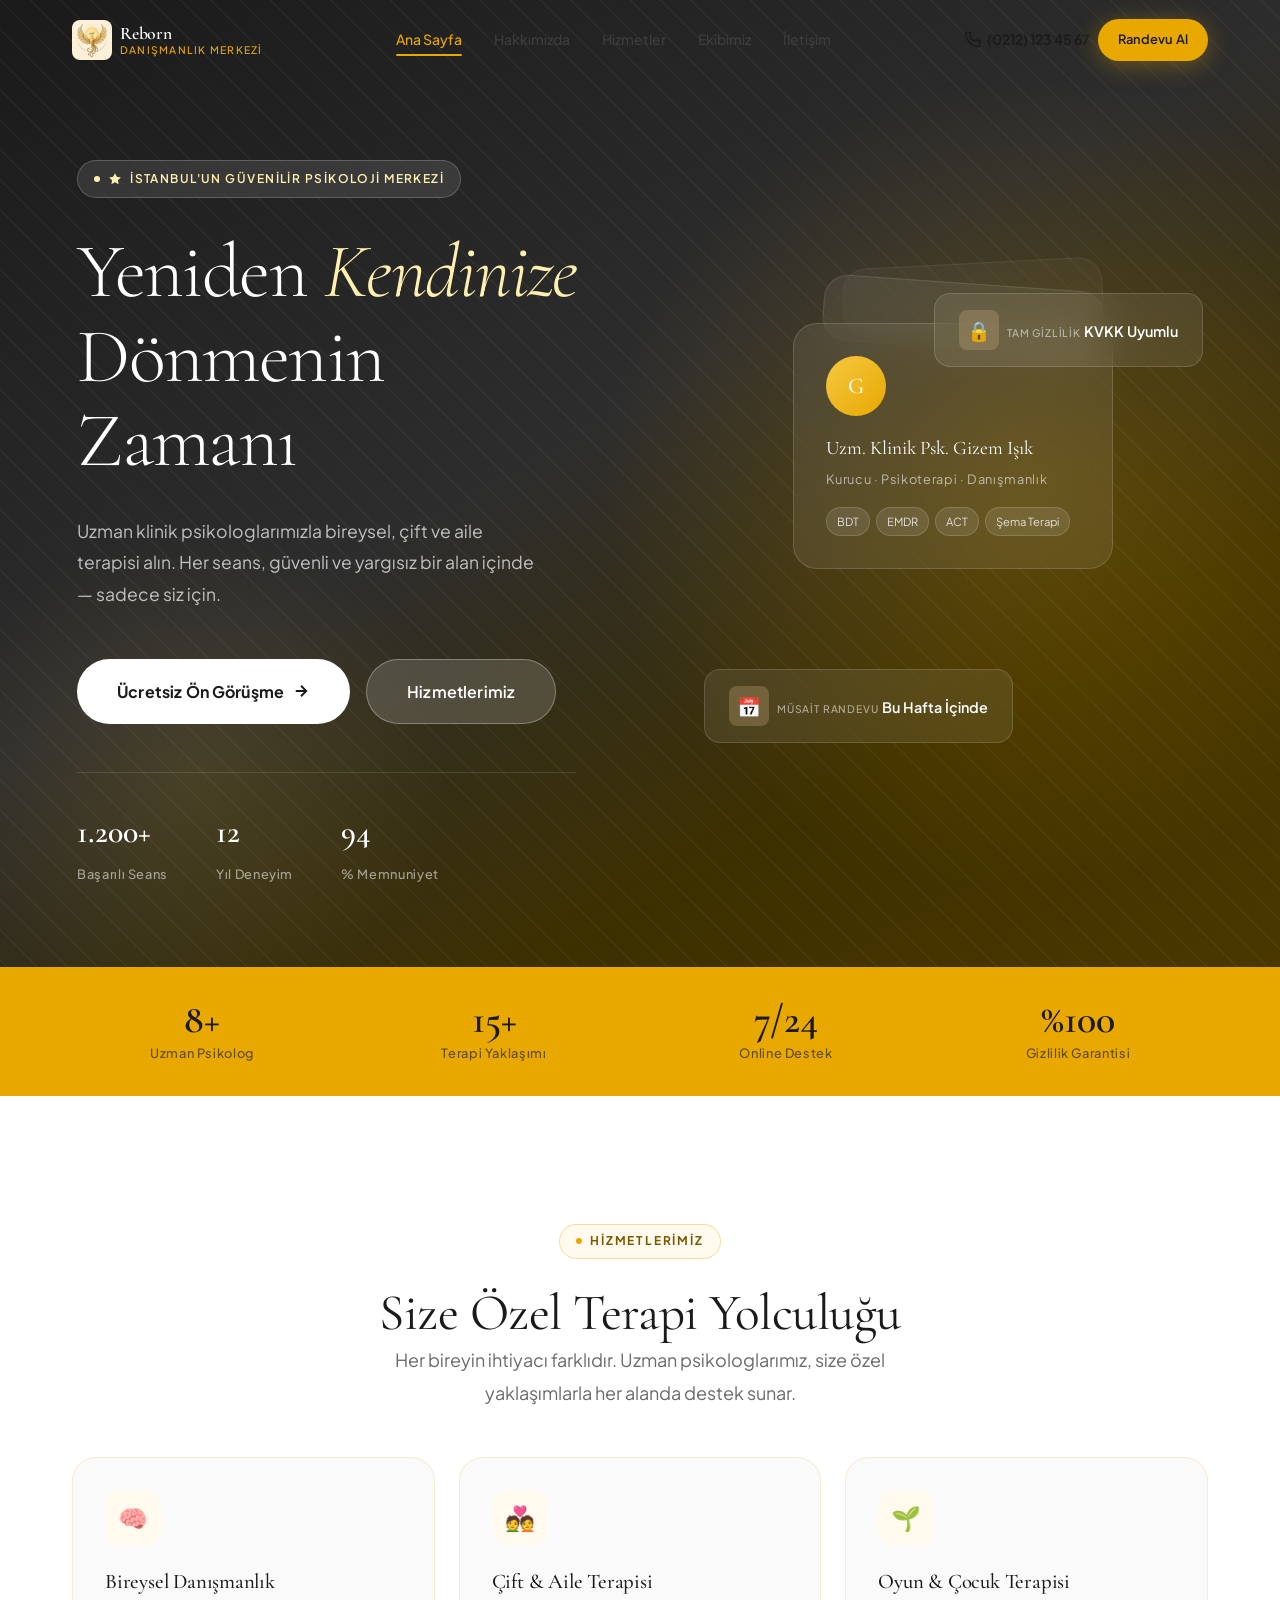
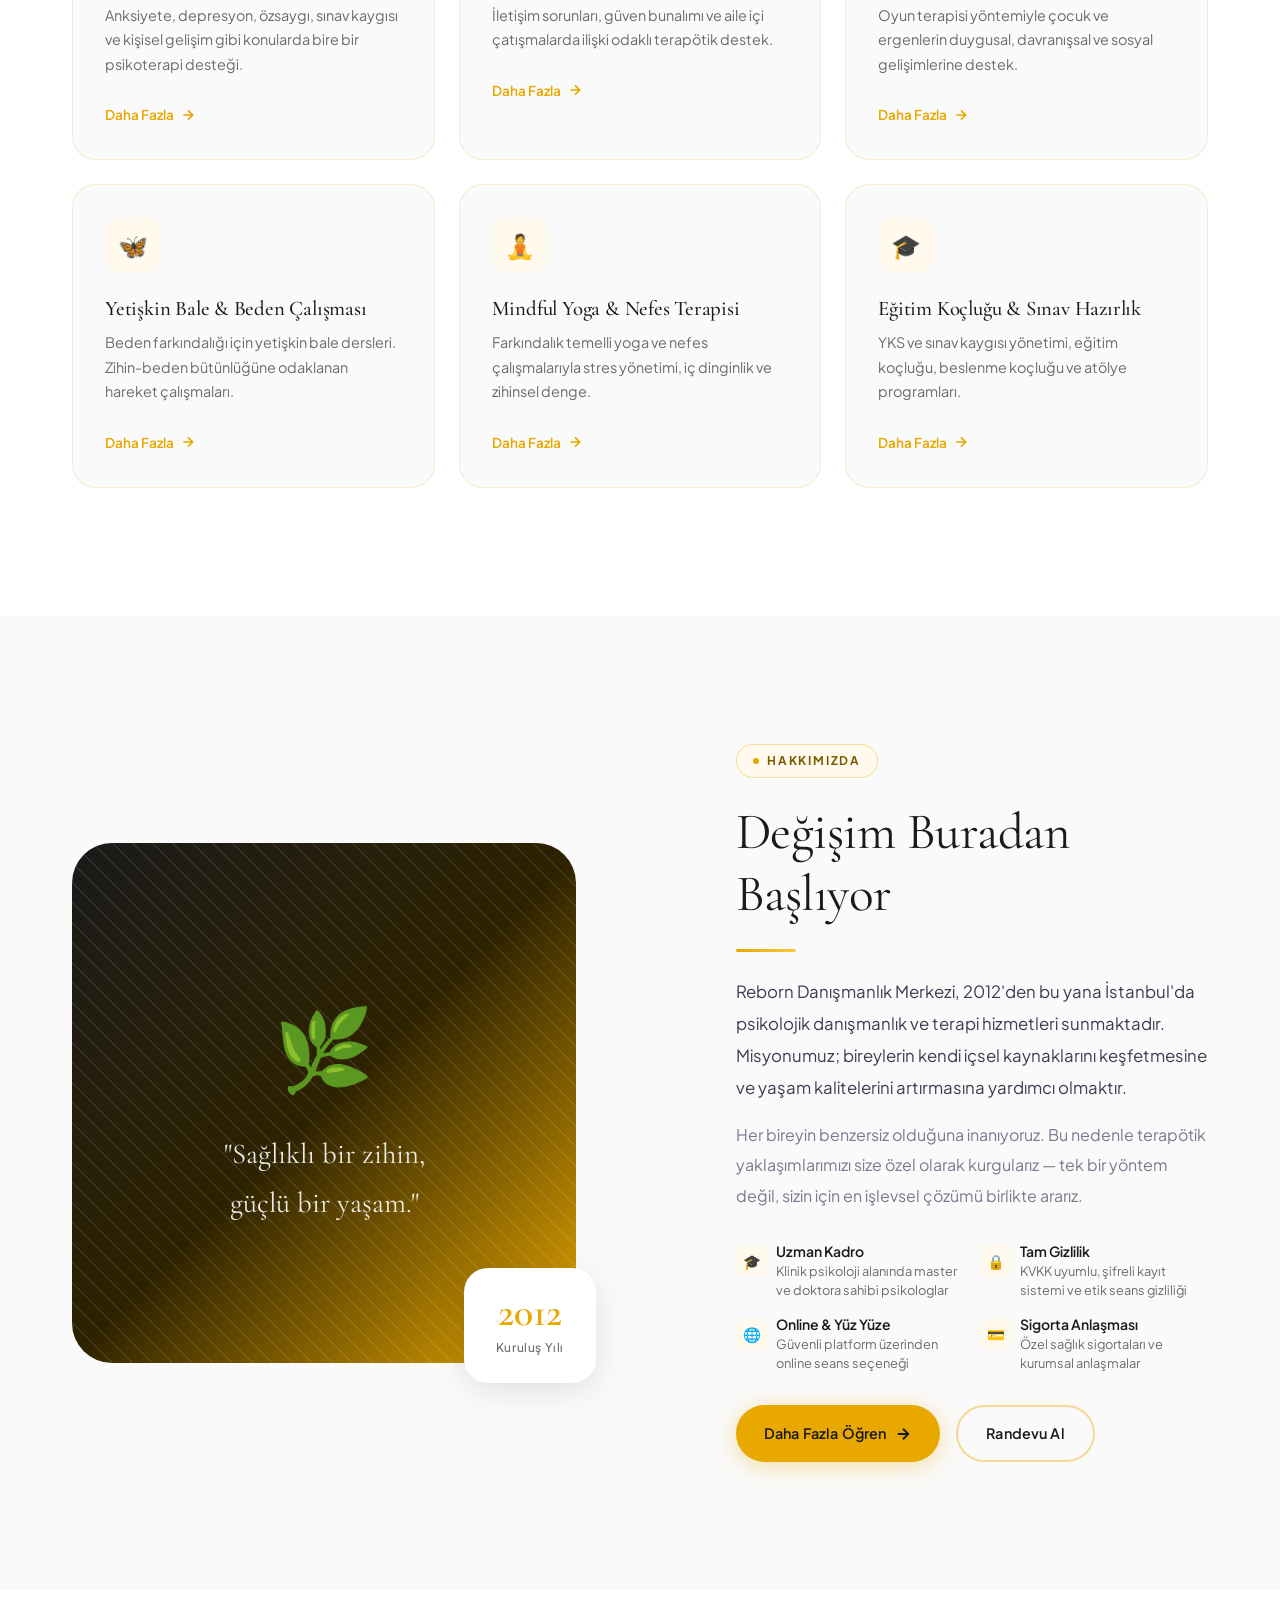
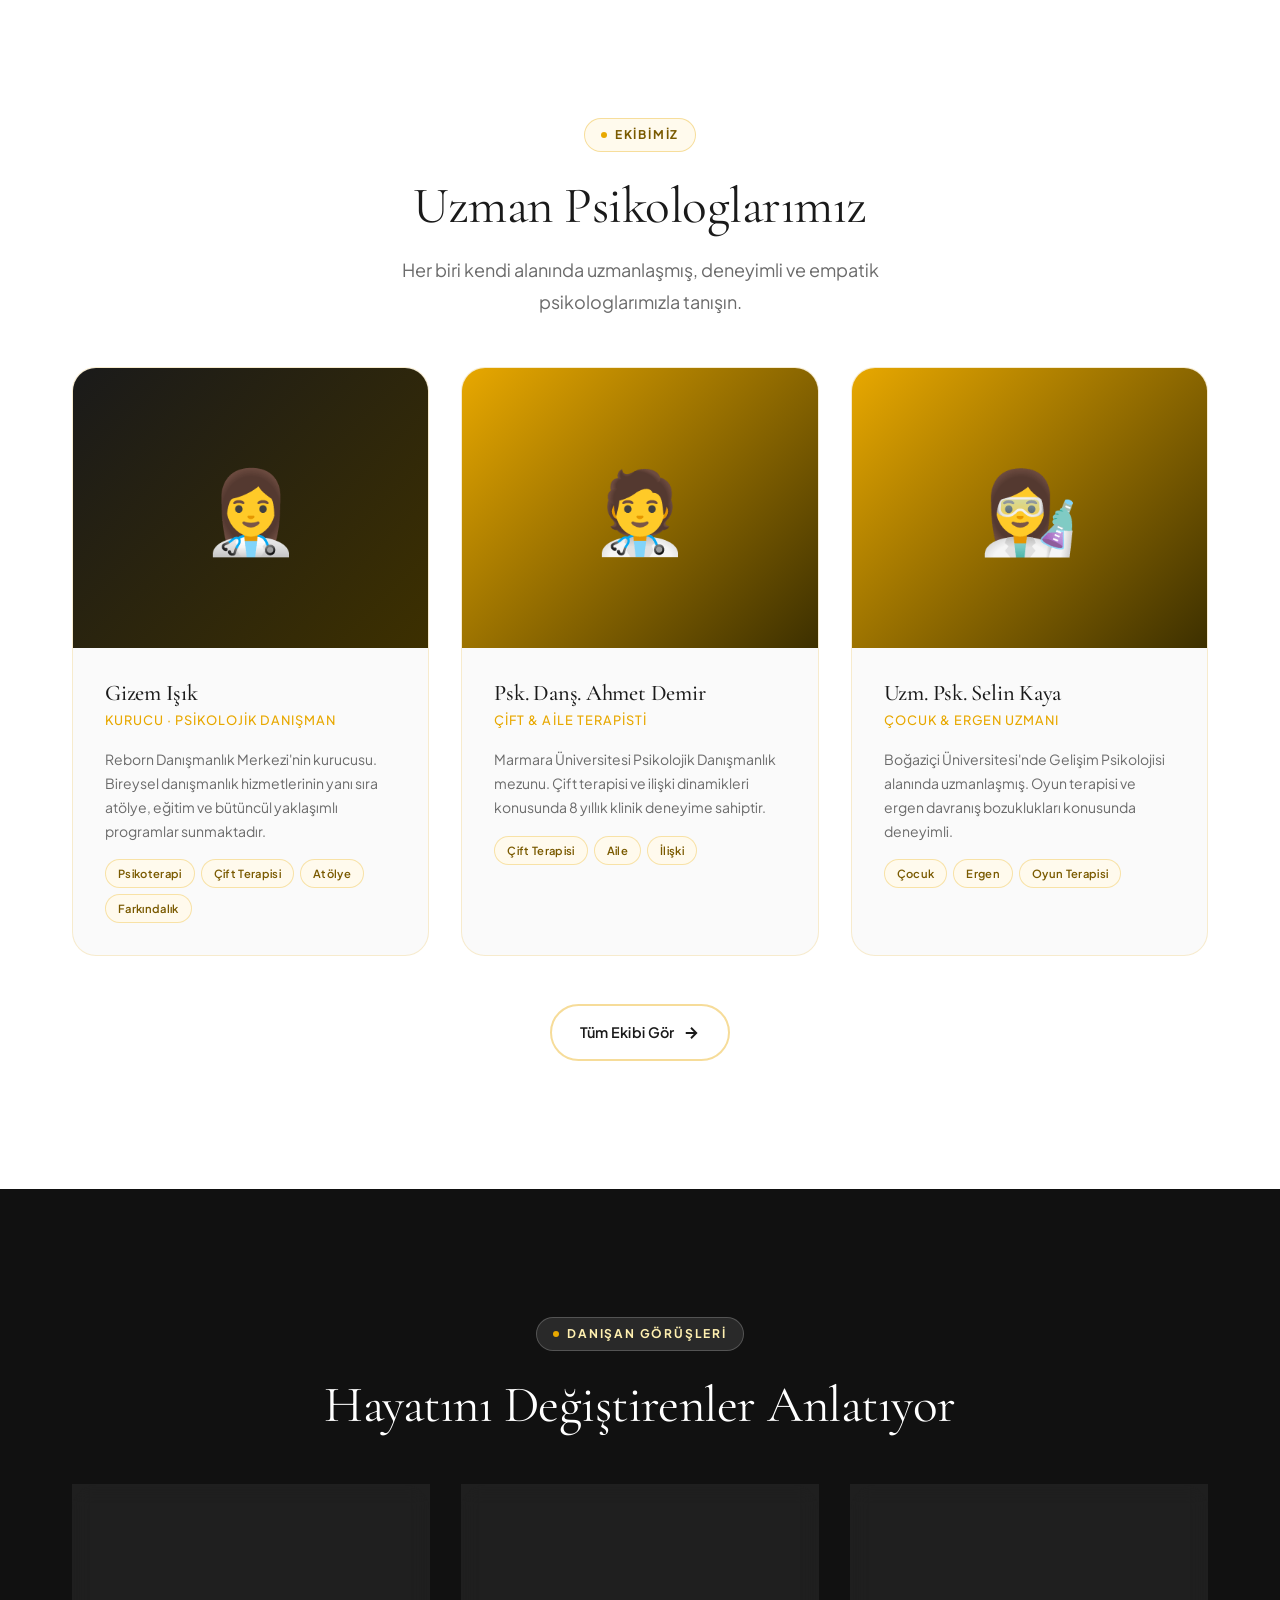
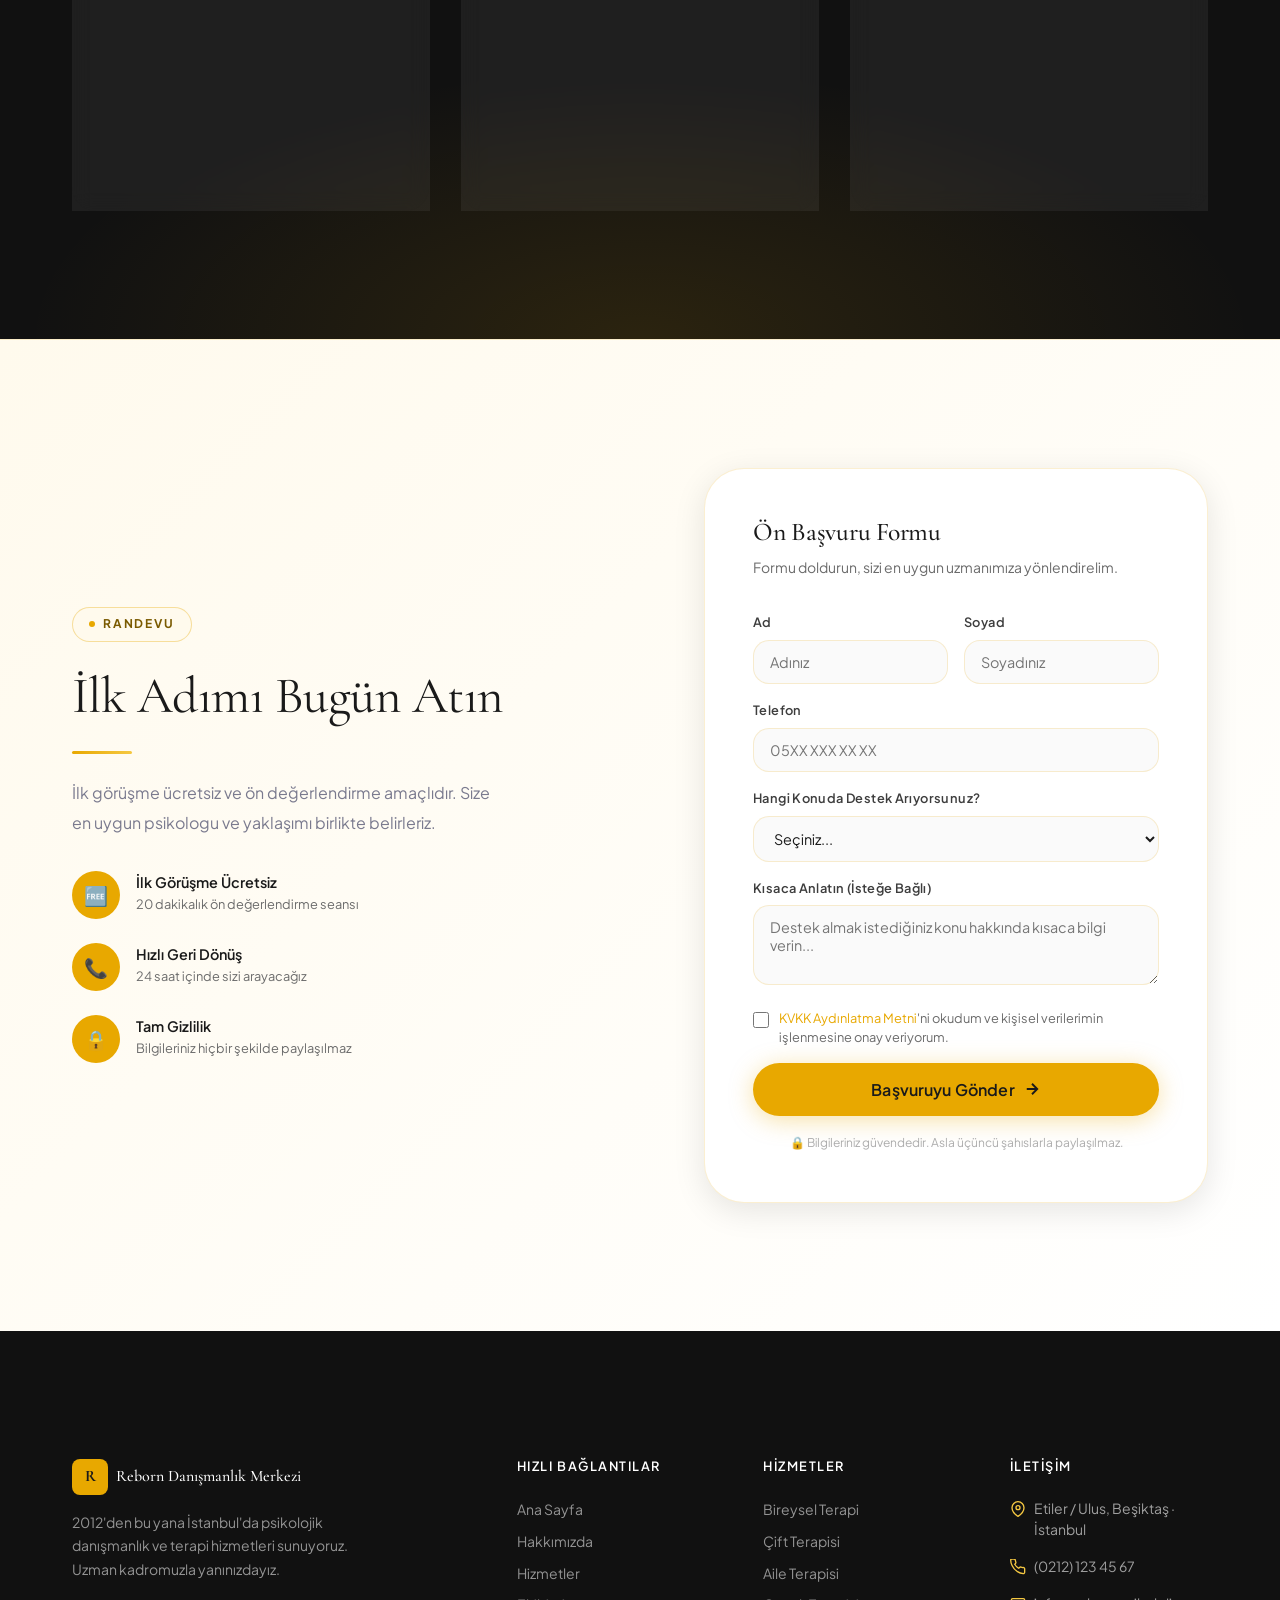
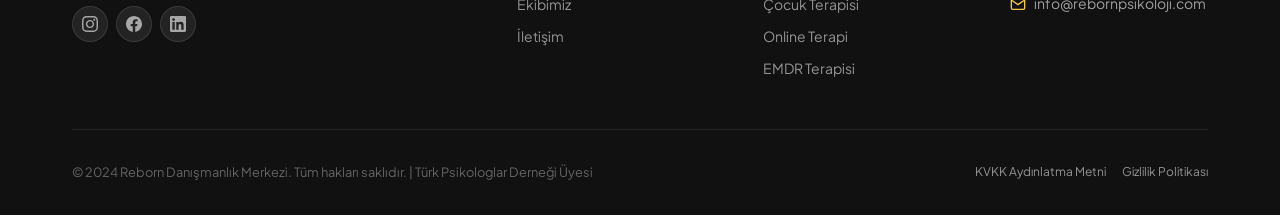
<file: index.html>
﻿<!DOCTYPE html>
<html lang="tr">
<head>
  <meta charset="UTF-8" />
  <meta name="viewport" content="width=device-width, initial-scale=1.0" />
  <title>Reborn Danışmanlık Merkezi — Psikolojik Destek & Terapi</title>
  <meta name="description" content="Reborn Danışmanlık Merkezi olarak bireysel, çift ve aile terapisi hizmetleri sunuyoruz. Uzman psikolog kadromuzla güvenli, gizli ve etkili bir terapi deneyimi için randevu alın." />
  <link rel="stylesheet" href="styles.css" />
  <link rel="icon" href="data:image/svg+xml,<svg xmlns='http://www.w3.org/2000/svg' viewBox='0 0 32 32'><rect width='32' height='32' rx='8' fill='%234A6741'/><text y='22' x='7' font-size='18' font-family='Georgia,serif' fill='white'>R</text></svg>" />
</head>
<body>

  <!-- ─── NAVİGASYON ─── -->
  <nav class="nav" id="navbar">
    <div class="nav-inner">
      <a href="index.html" class="nav-logo">
        <div class="nav-logo-icon" style="background:transparent;padding:0;overflow:hidden">
          <img src="assets/images/logo.png" alt="Reborn Logo" style="width:40px;height:40px;object-fit:contain" />
        </div>
        <div class="nav-logo-text">
          <span class="nav-logo-title">Reborn</span>
          <span class="nav-logo-sub">Danışmanlık Merkezi</span>
        </div>
      </a>

      <div class="nav-links">
        <a href="index.html" class="nav-link active">Ana Sayfa</a>
        <a href="hakkimizda.html" class="nav-link">Hakkımızda</a>
        <a href="hizmetler.html" class="nav-link">Hizmetler</a>
        <a href="ekibimiz.html" class="nav-link">Ekibimiz</a>
        <a href="iletisim.html" class="nav-link">İletişim</a>
      </div>

      <div class="nav-cta">
        <a href="tel:+902121234567" class="nav-phone">
          <svg width="16" height="16" viewBox="0 0 24 24" fill="none" stroke="currentColor" stroke-width="2.5"><path d="M22 16.92v3a2 2 0 01-2.18 2 19.79 19.79 0 01-8.63-3.07A19.5 19.5 0 013.07 9.81 19.79 19.79 0 011 1.22 2 2 0 013 0h3a2 2 0 012 1.72c.127.96.361 1.903.7 2.81a2 2 0 01-.45 2.11L7.09 7.91a16 16 0 006 6l1.27-1.27a2 2 0 012.11-.45c.907.339 1.85.573 2.81.7A2 2 0 0122 14.92z"/></svg>
          (0212) 123 45 67
        </a>
        <a href="iletisim.html" class="btn btn-primary btn-sm">Randevu Al</a>
      </div>

      <button class="hamburger" id="hamburger" aria-label="Menü">
        <span></span>
        <span></span>
        <span></span>
      </button>
    </div>
  </nav>

  <!-- Mobil Menü -->
  <div class="mobile-menu" id="mobileMenu">
    <a href="index.html" class="nav-link">Ana Sayfa</a>
    <a href="hakkimizda.html" class="nav-link">Hakkımızda</a>
    <a href="hizmetler.html" class="nav-link">Hizmetler</a>
    <a href="ekibimiz.html" class="nav-link">Ekibimiz</a>
    <a href="iletisim.html" class="nav-link">İletişim</a>
    <a href="iletisim.html" class="btn btn-primary w-full" style="margin-top:8px">Randevu Al</a>
  </div>

  <!-- ─── HERO ─── -->
  <section class="hero">
    <div class="hero-pattern"></div>
    <div class="hero-content">
      <div class="hero-left">
        <div class="hero-badge">
          <svg width="14" height="14" viewBox="0 0 24 24" fill="currentColor"><path d="M12 2L15.09 8.26L22 9.27L17 14.14L18.18 21.02L12 17.77L5.82 21.02L7 14.14L2 9.27L8.91 8.26L12 2Z"/></svg>
          İstanbul'un Güvenilir Psikoloji Merkezi
        </div>

        <h1 class="hero-title">
          Yeniden <em>Kendinize</em><br />Dönmenin<br />Zamanı
        </h1>

        <p class="hero-subtitle">
          Uzman klinik psikologlarımızla bireysel, çift ve aile terapisi alın.
          Her seans, güvenli ve yargısız bir alan içinde — sadece siz için.
        </p>

        <div class="hero-actions">
          <a href="iletisim.html" class="btn btn-gold btn-lg">
            Ücretsiz Ön Görüşme
            <svg viewBox="0 0 24 24" fill="none" stroke="currentColor" stroke-width="2.5"><path d="M5 12h14M12 5l7 7-7 7"/></svg>
          </a>
          <a href="hizmetler.html" class="btn btn-ghost btn-lg">Hizmetlerimiz</a>
        </div>

        <div class="hero-stats">
          <div>
            <span class="hero-stat-value" data-count="1200">0</span>
            <span class="hero-stat-label">Başarılı Seans</span>
          </div>
          <div>
            <span class="hero-stat-value" data-count="12">0</span>
            <span class="hero-stat-label">Yıl Deneyim</span>
          </div>
          <div>
            <span class="hero-stat-value" data-count="94">0</span>
            <span class="hero-stat-label">% Memnuniyet</span>
          </div>
        </div>
      </div>

      <div class="hero-right">
        <div class="hero-card-stack">
          <div class="hero-card hero-card-back-2"></div>
          <div class="hero-card hero-card-back-1"></div>
          <div class="hero-card hero-card-main">
            <div class="card-avatar">G</div>
            <div class="card-name">Uzm. Klinik Psk. Gizem Işık</div>
            <div class="card-title">Kurucu · Psikoterapi · Danışmanlık</div>
            <div class="card-specialties">
              <span class="card-tag">BDT</span>
              <span class="card-tag">EMDR</span>
              <span class="card-tag">ACT</span>
              <span class="card-tag">Şema Terapi</span>
            </div>
          </div>
        </div>

        <div class="hero-float-1">
          <div class="float-icon">📅</div>
          <div class="float-text">
            <span class="label">Müsait Randevu</span>
            <span class="value">Bu Hafta İçinde</span>
          </div>
        </div>

        <div class="hero-float-2">
          <div class="float-icon">🔒</div>
          <div class="float-text">
            <span class="label">Tam Gizlilik</span>
            <span class="value">KVKK Uyumlu</span>
          </div>
        </div>
      </div>
    </div>
  </section>

  <!-- ─── İSTATİSTİK BARI ─── -->
  <div class="stats-bar">
    <div class="container">
      <div class="stats-bar-inner">
        <div>
          <span class="stat-item-value">8+</span>
          <div class="stat-item-label">Uzman Psikolog</div>
        </div>
        <div>
          <span class="stat-item-value">15+</span>
          <div class="stat-item-label">Terapi Yaklaşımı</div>
        </div>
        <div>
          <span class="stat-item-value">7/24</span>
          <div class="stat-item-label">Online Destek</div>
        </div>
        <div>
          <span class="stat-item-value">%100</span>
          <div class="stat-item-label">Gizlilik Garantisi</div>
        </div>
      </div>
    </div>
  </div>

  <!-- ─── HİZMETLER ─── -->
  <section class="section services">
    <div class="container">
      <div class="text-center reveal">
        <span class="section-label">Hizmetlerimiz</span>
        <h2>Size Özel Terapi Yolculuğu</h2>
        <p class="text-lg text-muted mt-md" style="max-width:560px;margin:0 auto">
          Her bireyin ihtiyacı farklıdır. Uzman psikologlarımız, size özel yaklaşımlarla
          her alanda destek sunar.
        </p>
      </div>

      <div class="services-grid">
        <div class="service-card reveal reveal-delay-1">
          <div class="service-icon"><span>🧠</span></div>
          <h3 class="service-title">Bireysel Danışmanlık</h3>
          <p class="service-desc">Anksiyete, depresyon, özsaygı, sınav kaygısı ve kişisel gelişim gibi konularda bire bir psikoterapi desteği.</p>
          <a href="hizmetler.html#bireysel" class="service-link">
            Daha Fazla
            <svg viewBox="0 0 24 24" fill="none" stroke="currentColor" stroke-width="2.5"><path d="M5 12h14M12 5l7 7-7 7"/></svg>
          </a>
        </div>

        <div class="service-card reveal reveal-delay-2">
          <div class="service-icon"><span>💑</span></div>
          <h3 class="service-title">Çift & Aile Terapisi</h3>
          <p class="service-desc">İletişim sorunları, güven bunalımı ve aile içi çatışmalarda ilişki odaklı terapötik destek.</p>
          <a href="hizmetler.html#cift" class="service-link">
            Daha Fazla
            <svg viewBox="0 0 24 24" fill="none" stroke="currentColor" stroke-width="2.5"><path d="M5 12h14M12 5l7 7-7 7"/></svg>
          </a>
        </div>

        <div class="service-card reveal reveal-delay-3">
          <div class="service-icon"><span>🌱</span></div>
          <h3 class="service-title">Oyun & Çocuk Terapisi</h3>
          <p class="service-desc">Oyun terapisi yöntemiyle çocuk ve ergenlerin duygusal, davranışsal ve sosyal gelişimlerine destek.</p>
          <a href="hizmetler.html#cocuk" class="service-link">
            Daha Fazla
            <svg viewBox="0 0 24 24" fill="none" stroke="currentColor" stroke-width="2.5"><path d="M5 12h14M12 5l7 7-7 7"/></svg>
          </a>
        </div>

        <div class="service-card reveal reveal-delay-1">
          <div class="service-icon"><span>🦋</span></div>
          <h3 class="service-title">Yetişkin Bale & Beden Çalışması</h3>
          <p class="service-desc">Beden farkındalığı için yetişkin bale dersleri. Zihin-beden bütünlüğüne odaklanan hareket çalışmaları.</p>
          <a href="hizmetler.html#bale" class="service-link">
            Daha Fazla
            <svg viewBox="0 0 24 24" fill="none" stroke="currentColor" stroke-width="2.5"><path d="M5 12h14M12 5l7 7-7 7"/></svg>
          </a>
        </div>

        <div class="service-card reveal reveal-delay-2">
          <div class="service-icon"><span>🧘</span></div>
          <h3 class="service-title">Mindful Yoga & Nefes Terapisi</h3>
          <p class="service-desc">Farkındalık temelli yoga ve nefes çalışmalarıyla stres yönetimi, iç dinginlik ve zihinsel denge.</p>
          <a href="hizmetler.html#yoga" class="service-link">
            Daha Fazla
            <svg viewBox="0 0 24 24" fill="none" stroke="currentColor" stroke-width="2.5"><path d="M5 12h14M12 5l7 7-7 7"/></svg>
          </a>
        </div>

        <div class="service-card reveal reveal-delay-3">
          <div class="service-icon"><span>🎓</span></div>
          <h3 class="service-title">Eğitim Koçluğu & Sınav Hazırlık</h3>
          <p class="service-desc">YKS ve sınav kaygısı yönetimi, eğitim koçluğu, beslenme koçluğu ve atölye programları.</p>
          <a href="hizmetler.html#egitim" class="service-link">
            Daha Fazla
            <svg viewBox="0 0 24 24" fill="none" stroke="currentColor" stroke-width="2.5"><path d="M5 12h14M12 5l7 7-7 7"/></svg>
          </a>
        </div>
      </div>
    </div>
  </section>

  <!-- ─── HAKKIMIZDA ─── -->
  <section class="section about">
    <div class="container">
      <div class="about-content">
        <div class="about-visual reveal">
          <div class="about-image-wrap" style="background: linear-gradient(135deg, #1A1A1A 0%, #2D2200 50%, #E8A800 100%);">
            <div class="about-image-bg"></div>
            <div style="position:relative;text-align:center;color:white;padding:2rem;">
              <div style="font-size:5rem;margin-bottom:1rem;">🌿</div>
              <div style="font-family:'Cormorant Garamond',serif;font-size:1.8rem;font-weight:400;opacity:0.9;">
                "Sağlıklı bir zihin,<br/>güçlü bir yaşam."
              </div>
            </div>
          </div>
          <div class="about-badge">
            <span class="about-badge-value">2012</span>
            <span class="about-badge-label">Kuruluş Yılı</span>
          </div>
        </div>

        <div class="about-text reveal reveal-delay-2">
          <span class="section-label">Hakkımızda</span>
          <h2>Değişim Buradan<br />Başlıyor</h2>
          <div class="divider"></div>
          <p style="font-size:1.05rem;color:#3D3D52;line-height:1.9">
            Reborn Danışmanlık Merkezi, 2012'den bu yana İstanbul'da psikolojik danışmanlık ve terapi hizmetleri sunmaktadır.
            Misyonumuz; bireylerin kendi içsel kaynaklarını keşfetmesine ve yaşam kalitelerini artırmasına yardımcı olmaktır.
          </p>
          <p class="mt-md" style="color:#7A7A8E;line-height:1.9">
            Her bireyin benzersiz olduğuna inanıyoruz. Bu nedenle terapötik yaklaşımlarımızı
            size özel olarak kurgularız — tek bir yöntem değil, sizin için en işlevsel çözümü birlikte ararız.
          </p>

          <div class="about-features">
            <div class="about-feature">
              <div class="about-feature-icon">🎓</div>
              <div class="about-feature-text">
                <h5>Uzman Kadro</h5>
                <p>Klinik psikoloji alanında master ve doktora sahibi psikologlar</p>
              </div>
            </div>
            <div class="about-feature">
              <div class="about-feature-icon">🔒</div>
              <div class="about-feature-text">
                <h5>Tam Gizlilik</h5>
                <p>KVKK uyumlu, şifreli kayıt sistemi ve etik seans gizliliği</p>
              </div>
            </div>
            <div class="about-feature">
              <div class="about-feature-icon">🌐</div>
              <div class="about-feature-text">
                <h5>Online & Yüz Yüze</h5>
                <p>Güvenli platform üzerinden online seans seçeneği</p>
              </div>
            </div>
            <div class="about-feature">
              <div class="about-feature-icon">💳</div>
              <div class="about-feature-text">
                <h5>Sigorta Anlaşması</h5>
                <p>Özel sağlık sigortaları ve kurumsal anlaşmalar</p>
              </div>
            </div>
          </div>

          <div class="flex gap-md" style="margin-top:2rem;flex-wrap:wrap">
            <a href="hakkimizda.html" class="btn btn-primary">
              Daha Fazla Öğren
              <svg viewBox="0 0 24 24" fill="none" stroke="currentColor" stroke-width="2.5" width="18" height="18"><path d="M5 12h14M12 5l7 7-7 7"/></svg>
            </a>
            <a href="iletisim.html" class="btn btn-secondary">Randevu Al</a>
          </div>
        </div>
      </div>
    </div>
  </section>

  <!-- ─── EKİBİMİZ ─── -->
  <section class="section team">
    <div class="container">
      <div class="text-center reveal">
        <span class="section-label">Ekibimiz</span>
        <h2>Uzman Psikologlarımız</h2>
        <p class="text-muted text-lg mt-md" style="max-width:520px;margin:var(--space-md) auto 0">
          Her biri kendi alanında uzmanlaşmış, deneyimli ve empatik psikologlarımızla tanışın.
        </p>
      </div>

      <div class="team-grid">
        <div class="team-card reveal reveal-delay-1">
          <div class="team-card-photo">
            <div class="team-card-photo-bg" style="background: linear-gradient(135deg, #1A1A1A 0%, #3D3000 100%);">
              <span style="font-size:5rem">👩‍⚕️</span>
            </div>
          </div>
          <div class="team-card-body">
            <h3 class="team-card-name">Gizem Işık</h3>
            <div class="team-card-title">Kurucu · Psikolojik Danışman</div>
            <p class="team-card-desc">
              Reborn Danışmanlık Merkezi'nin kurucusu. Bireysel danışmanlık hizmetlerinin yanı sıra
              atölye, eğitim ve bütüncül yaklaşımlı programlar sunmaktadır.
            </p>
            <div class="team-card-tags">
              <span class="tag">Psikoterapi</span>
              <span class="tag">Çift Terapisi</span>
              <span class="tag">Atölye</span>
              <span class="tag">Farkındalık</span>
            </div>
          </div>
        </div>

        <div class="team-card reveal reveal-delay-2">
          <div class="team-card-photo">
            <div class="team-card-photo-bg" style="background: linear-gradient(135deg, #E8A800 0%, #3D3000 100%);">
              <span style="font-size:5rem">🧑‍⚕️</span>
            </div>
          </div>
          <div class="team-card-body">
            <h3 class="team-card-name">Psk. Danş. Ahmet Demir</h3>
            <div class="team-card-title">Çift & Aile Terapisti</div>
            <p class="team-card-desc">
              Marmara Üniversitesi Psikolojik Danışmanlık mezunu. Çift terapisi ve ilişki dinamikleri
              konusunda 8 yıllık klinik deneyime sahiptir.
            </p>
            <div class="team-card-tags">
              <span class="tag">Çift Terapisi</span>
              <span class="tag">Aile</span>
              <span class="tag">İlişki</span>
            </div>
          </div>
        </div>

        <div class="team-card reveal reveal-delay-3">
          <div class="team-card-photo">
            <div class="team-card-photo-bg" style="background: linear-gradient(135deg, #E8A800 0%, #3D3000 100%);">
              <span style="font-size:5rem">👩‍🔬</span>
            </div>
          </div>
          <div class="team-card-body">
            <h3 class="team-card-name">Uzm. Psk. Selin Kaya</h3>
            <div class="team-card-title">Çocuk & Ergen Uzmanı</div>
            <p class="team-card-desc">
              Boğaziçi Üniversitesi'nde Gelişim Psikolojisi alanında uzmanlaşmış. Oyun terapisi
              ve ergen davranış bozuklukları konusunda deneyimli.
            </p>
            <div class="team-card-tags">
              <span class="tag">Çocuk</span>
              <span class="tag">Ergen</span>
              <span class="tag">Oyun Terapisi</span>
            </div>
          </div>
        </div>
      </div>

      <div class="text-center" style="margin-top:3rem">
        <a href="ekibimiz.html" class="btn btn-secondary">
          Tüm Ekibi Gör
          <svg viewBox="0 0 24 24" fill="none" stroke="currentColor" stroke-width="2.5" width="18" height="18"><path d="M5 12h14M12 5l7 7-7 7"/></svg>
        </a>
      </div>
    </div>
  </section>

  <!-- ─── REFERANSLARj ─── -->
  <section class="section testimonials">
    <div class="container">
      <div class="text-center reveal">
        <span class="section-label">Danışan Görüşleri</span>
        <h2 style="color:white">Hayatını Değiştirenler Anlatıyor</h2>
      </div>

      <div class="testimonials-grid">
        <div class="testimonial-card reveal reveal-delay-1">
          <div class="stars">★★★★★</div>
          <p class="testimonial-quote">
            Anksiyete ile yıllarca mücadele ettim. Gizem Hanım ile çalıştıktan sonra
            ilk kez "normal" hissettim. EMDR seansları inanılmaz etkili oldu.
          </p>
          <div class="testimonial-author">
            <div class="testimonial-avatar">A</div>
            <div>
              <div class="testimonial-author-name">A. Çelik</div>
              <div class="testimonial-author-label">Bireysel Terapi · 6 Ay</div>
            </div>
          </div>
        </div>

        <div class="testimonial-card reveal reveal-delay-2">
          <div class="stars">★★★★★</div>
          <p class="testimonial-quote">
            Eşimle neredeyse ayrılıyorduk. Çift terapisi sayesinde iletişimimiz tamamen
            değişti. Ahmet Bey'e her şey için minnettarız.
          </p>
          <div class="testimonial-author">
            <div class="testimonial-avatar">M</div>
            <div>
              <div class="testimonial-author-name">M. & B. Arslan</div>
              <div class="testimonial-author-label">Çift Terapisi · 4 Ay</div>
            </div>
          </div>
        </div>

        <div class="testimonial-card reveal reveal-delay-3">
          <div class="stars">★★★★★</div>
          <p class="testimonial-quote">
            Oğlumun okul sorunları bizi çok bunaltmıştı. Selin Hanım'ın yaklaşımı
            hem ona hem bize çok yardımcı oldu. Artık çok daha mutlu bir çocuk.
          </p>
          <div class="testimonial-author">
            <div class="testimonial-avatar">S</div>
            <div>
              <div class="testimonial-author-name">S. Yıldız</div>
              <div class="testimonial-author-label">Çocuk Terapisi · 3 Ay</div>
            </div>
          </div>
        </div>
      </div>
    </div>
  </section>

  <!-- ─── RANDEVU CTA ─── -->
  <section class="section appointment-cta">
    <div class="container">
      <div class="appointment-inner">
        <div class="reveal">
          <span class="section-label">Randevu</span>
          <h2>İlk Adımı Bugün Atın</h2>
          <div class="divider"></div>
          <p style="color:#7A7A8E;line-height:1.9;max-width:420px">
            İlk görüşme ücretsiz ve ön değerlendirme amaçlıdır.
            Size en uygun psikologu ve yaklaşımı birlikte belirleriz.
          </p>

          <div class="appointment-features">
            <div class="appointment-feature">
              <div class="appointment-feature-icon">🆓</div>
              <div class="appointment-feature-text">
                <h5>İlk Görüşme Ücretsiz</h5>
                <p>20 dakikalık ön değerlendirme seansı</p>
              </div>
            </div>
            <div class="appointment-feature">
              <div class="appointment-feature-icon">📞</div>
              <div class="appointment-feature-text">
                <h5>Hızlı Geri Dönüş</h5>
                <p>24 saat içinde sizi arayacağız</p>
              </div>
            </div>
            <div class="appointment-feature">
              <div class="appointment-feature-icon">🔒</div>
              <div class="appointment-feature-text">
                <h5>Tam Gizlilik</h5>
                <p>Bilgileriniz hiçbir şekilde paylaşılmaz</p>
              </div>
            </div>
          </div>
        </div>

        <!-- Mini Randevu Formu -->
        <div class="mini-form reveal reveal-delay-2" id="mini-form">
          <h3>Ön Başvuru Formu</h3>
          <p class="mini-form-subtitle">Formu doldurun, sizi en uygun uzmanımıza yönlendirelim.</p>

          <form id="contactForm" novalidate>
            <div class="form-row">
              <div class="form-group">
                <label class="form-label" for="firstName">Ad</label>
                <input type="text" id="firstName" class="form-input" placeholder="Adınız" required />
              </div>
              <div class="form-group">
                <label class="form-label" for="lastName">Soyad</label>
                <input type="text" id="lastName" class="form-input" placeholder="Soyadınız" required />
              </div>
            </div>

            <div class="form-group">
              <label class="form-label" for="phone">Telefon</label>
              <input type="tel" id="phone" class="form-input" placeholder="05XX XXX XX XX" required />
            </div>

            <div class="form-group">
              <label class="form-label" for="service">Hangi Konuda Destek Arıyorsunuz?</label>
              <select id="service" class="form-select">
                <option value="">Seçiniz...</option>
                <option value="bireysel">Bireysel Terapi</option>
                <option value="cift">Çift Terapisi</option>
                <option value="aile">Aile Terapisi</option>
                <option value="cocuk">Çocuk / Ergen Terapisi</option>
                <option value="online">Online Terapi</option>
                <option value="emdr">EMDR / Travma</option>
                <option value="diger">Diğer</option>
              </select>
            </div>

            <div class="form-group">
              <label class="form-label" for="message">Kısaca Anlatın (İsteğe Bağlı)</label>
              <textarea id="message" class="form-textarea" placeholder="Destek almak istediğiniz konu hakkında kısaca bilgi verin..." style="min-height:80px"></textarea>
            </div>

            <div class="form-group" style="display:flex;align-items:flex-start;gap:10px">
              <input type="checkbox" id="kvkk" style="margin-top:3px;accent-color:var(--sage);width:16px;height:16px;flex-shrink:0" required />
              <label for="kvkk" style="font-size:0.8rem;color:var(--muted);cursor:pointer;line-height:1.5">
                <a href="#" style="color:var(--sage)">KVKK Aydınlatma Metni</a>'ni okudum ve kişisel verilerimin işlenmesine onay veriyorum.
              </label>
            </div>

            <button type="submit" class="btn btn-primary form-submit">
              Başvuruyu Gönder
              <svg viewBox="0 0 24 24" fill="none" stroke="currentColor" stroke-width="2.5" width="18" height="18"><path d="M5 12h14M12 5l7 7-7 7"/></svg>
            </button>

            <p class="form-privacy">🔒 Bilgileriniz güvendedir. Asla üçüncü şahıslarla paylaşılmaz.</p>
          </form>
        </div>
      </div>
    </div>
  </section>

  <!-- ─── FOOTER ─── -->
  <footer class="footer">
    <div class="container">
      <div class="footer-grid">
        <div class="footer-brand">
          <div class="footer-logo">
            <div class="footer-logo-icon">R</div>
            <span class="footer-logo-text">Reborn Danışmanlık Merkezi</span>
          </div>
          <p>
            2012'den bu yana İstanbul'da psikolojik danışmanlık ve terapi hizmetleri sunuyoruz.
            Uzman kadromuzla yanınızdayız.
          </p>
          <div class="footer-social" style="margin-top:1.5rem">
            <a href="#" class="footer-social-link" aria-label="Instagram">
              <svg width="16" height="16" viewBox="0 0 24 24" fill="currentColor"><path d="M12 2.163c3.204 0 3.584.012 4.85.07 3.252.148 4.771 1.691 4.919 4.919.058 1.265.069 1.645.069 4.849 0 3.205-.012 3.584-.069 4.849-.149 3.225-1.664 4.771-4.919 4.919-1.266.058-1.644.07-4.85.07-3.204 0-3.584-.012-4.849-.07-3.26-.149-4.771-1.699-4.919-4.92-.058-1.265-.07-1.644-.07-4.849 0-3.204.013-3.583.07-4.849.149-3.227 1.664-4.771 4.919-4.919 1.266-.057 1.645-.069 4.849-.069zm0-2.163c-3.259 0-3.667.014-4.947.072-4.358.2-6.78 2.618-6.98 6.98-.059 1.281-.073 1.689-.073 4.948 0 3.259.014 3.668.072 4.948.2 4.358 2.618 6.78 6.98 6.98 1.281.058 1.689.072 4.948.072 3.259 0 3.668-.014 4.948-.072 4.354-.2 6.782-2.618 6.979-6.98.059-1.28.073-1.689.073-4.948 0-3.259-.014-3.667-.072-4.947-.196-4.354-2.617-6.78-6.979-6.98-1.281-.059-1.69-.073-4.949-.073zm0 5.838c-3.403 0-6.162 2.759-6.162 6.162s2.759 6.163 6.162 6.163 6.162-2.759 6.162-6.163c0-3.403-2.759-6.162-6.162-6.162zm0 10.162c-2.209 0-4-1.79-4-4 0-2.209 1.791-4 4-4s4 1.791 4 4c0 2.21-1.791 4-4 4zm6.406-11.845c-.796 0-1.441.645-1.441 1.44s.645 1.44 1.441 1.44c.795 0 1.439-.645 1.439-1.44s-.644-1.44-1.439-1.44z"/></svg>
            </a>
            <a href="#" class="footer-social-link" aria-label="Facebook">
              <svg width="16" height="16" viewBox="0 0 24 24" fill="currentColor"><path d="M24 12.073c0-6.627-5.373-12-12-12s-12 5.373-12 12c0 5.99 4.388 10.954 10.125 11.854v-8.385H7.078v-3.47h3.047V9.43c0-3.007 1.792-4.669 4.533-4.669 1.312 0 2.686.235 2.686.235v2.953H15.83c-1.491 0-1.956.925-1.956 1.874v2.25h3.328l-.532 3.47h-2.796v8.385C19.612 23.027 24 18.062 24 12.073z"/></svg>
            </a>
            <a href="#" class="footer-social-link" aria-label="LinkedIn">
              <svg width="16" height="16" viewBox="0 0 24 24" fill="currentColor"><path d="M20.447 20.452h-3.554v-5.569c0-1.328-.027-3.037-1.852-3.037-1.853 0-2.136 1.445-2.136 2.939v5.667H9.351V9h3.414v1.561h.046c.477-.9 1.637-1.85 3.37-1.85 3.601 0 4.267 2.37 4.267 5.455v6.286zM5.337 7.433c-1.144 0-2.063-.926-2.063-2.065 0-1.138.92-2.063 2.063-2.063 1.14 0 2.064.925 2.064 2.063 0 1.139-.925 2.065-2.064 2.065zm1.782 13.019H3.555V9h3.564v11.452zM22.225 0H1.771C.792 0 0 .774 0 1.729v20.542C0 23.227.792 24 1.771 24h20.451C23.2 24 24 23.227 24 22.271V1.729C24 .774 23.2 0 22.222 0h.003z"/></svg>
            </a>
          </div>
        </div>

        <div class="footer-col">
          <h5>Hızlı Bağlantılar</h5>
          <div class="footer-links">
            <a href="index.html" class="footer-link">Ana Sayfa</a>
            <a href="hakkimizda.html" class="footer-link">Hakkımızda</a>
            <a href="hizmetler.html" class="footer-link">Hizmetler</a>
            <a href="ekibimiz.html" class="footer-link">Ekibimiz</a>
            <a href="iletisim.html" class="footer-link">İletişim</a>
          </div>
        </div>

        <div class="footer-col">
          <h5>Hizmetler</h5>
          <div class="footer-links">
            <a href="hizmetler.html#bireysel" class="footer-link">Bireysel Terapi</a>
            <a href="hizmetler.html#cift" class="footer-link">Çift Terapisi</a>
            <a href="hizmetler.html#aile" class="footer-link">Aile Terapisi</a>
            <a href="hizmetler.html#cocuk" class="footer-link">Çocuk Terapisi</a>
            <a href="hizmetler.html#online" class="footer-link">Online Terapi</a>
            <a href="hizmetler.html#emdr" class="footer-link">EMDR Terapisi</a>
          </div>
        </div>

        <div class="footer-col">
          <h5>İletişim</h5>
          <div class="footer-contact-item">
            <svg viewBox="0 0 24 24" fill="none" stroke="currentColor" stroke-width="2"><path d="M21 10c0 7-9 13-9 13s-9-6-9-13a9 9 0 0118 0z"/><circle cx="12" cy="10" r="3"/></svg>
            <span>Etiler / Ulus, Beşiktaş · İstanbul</span>
          </div>
          <div class="footer-contact-item">
            <svg viewBox="0 0 24 24" fill="none" stroke="currentColor" stroke-width="2"><path d="M22 16.92v3a2 2 0 01-2.18 2 19.79 19.79 0 01-8.63-3.07A19.5 19.5 0 013.07 9.81 19.79 19.79 0 011 1.22 2 2 0 013 0h3a2 2 0 012 1.72c.127.96.361 1.903.7 2.81a2 2 0 01-.45 2.11L7.09 7.91a16 16 0 006 6l1.27-1.27a2 2 0 012.11-.45c.907.339 1.85.573 2.81.7A2 2 0 0122 14.92z"/></svg>
            <span><a href="tel:+902121234567">(0212) 123 45 67</a></span>
          </div>
          <div class="footer-contact-item">
            <svg viewBox="0 0 24 24" fill="none" stroke="currentColor" stroke-width="2"><path d="M4 4h16c1.1 0 2 .9 2 2v12c0 1.1-.9 2-2 2H4c-1.1 0-2-.9-2-2V6c0-1.1.9-2 2-2z"/><polyline points="22,6 12,13 2,6"/></svg>
            <span><a href="mailto:info@rebornpsikoloji.com">info@rebornpsikoloji.com</a></span>
          </div>
        </div>
      </div>

      <div class="footer-bottom">
        <div class="footer-bottom-text">
          © 2024 Reborn Danışmanlık Merkezi. Tüm hakları saklıdır. | Türk Psikologlar Derneği Üyesi
        </div>
        <div class="flex gap-md">
          <a href="#" class="footer-link" style="font-size:0.75rem">KVKK Aydınlatma Metni</a>
          <a href="#" class="footer-link" style="font-size:0.75rem">Gizlilik Politikası</a>
        </div>
      </div>
    </div>
  </footer>

  <!-- Toast Container -->
  <div class="toast-container" id="toastContainer"></div>

  <script src="main.js"></script>
</body>
</html>
</file>
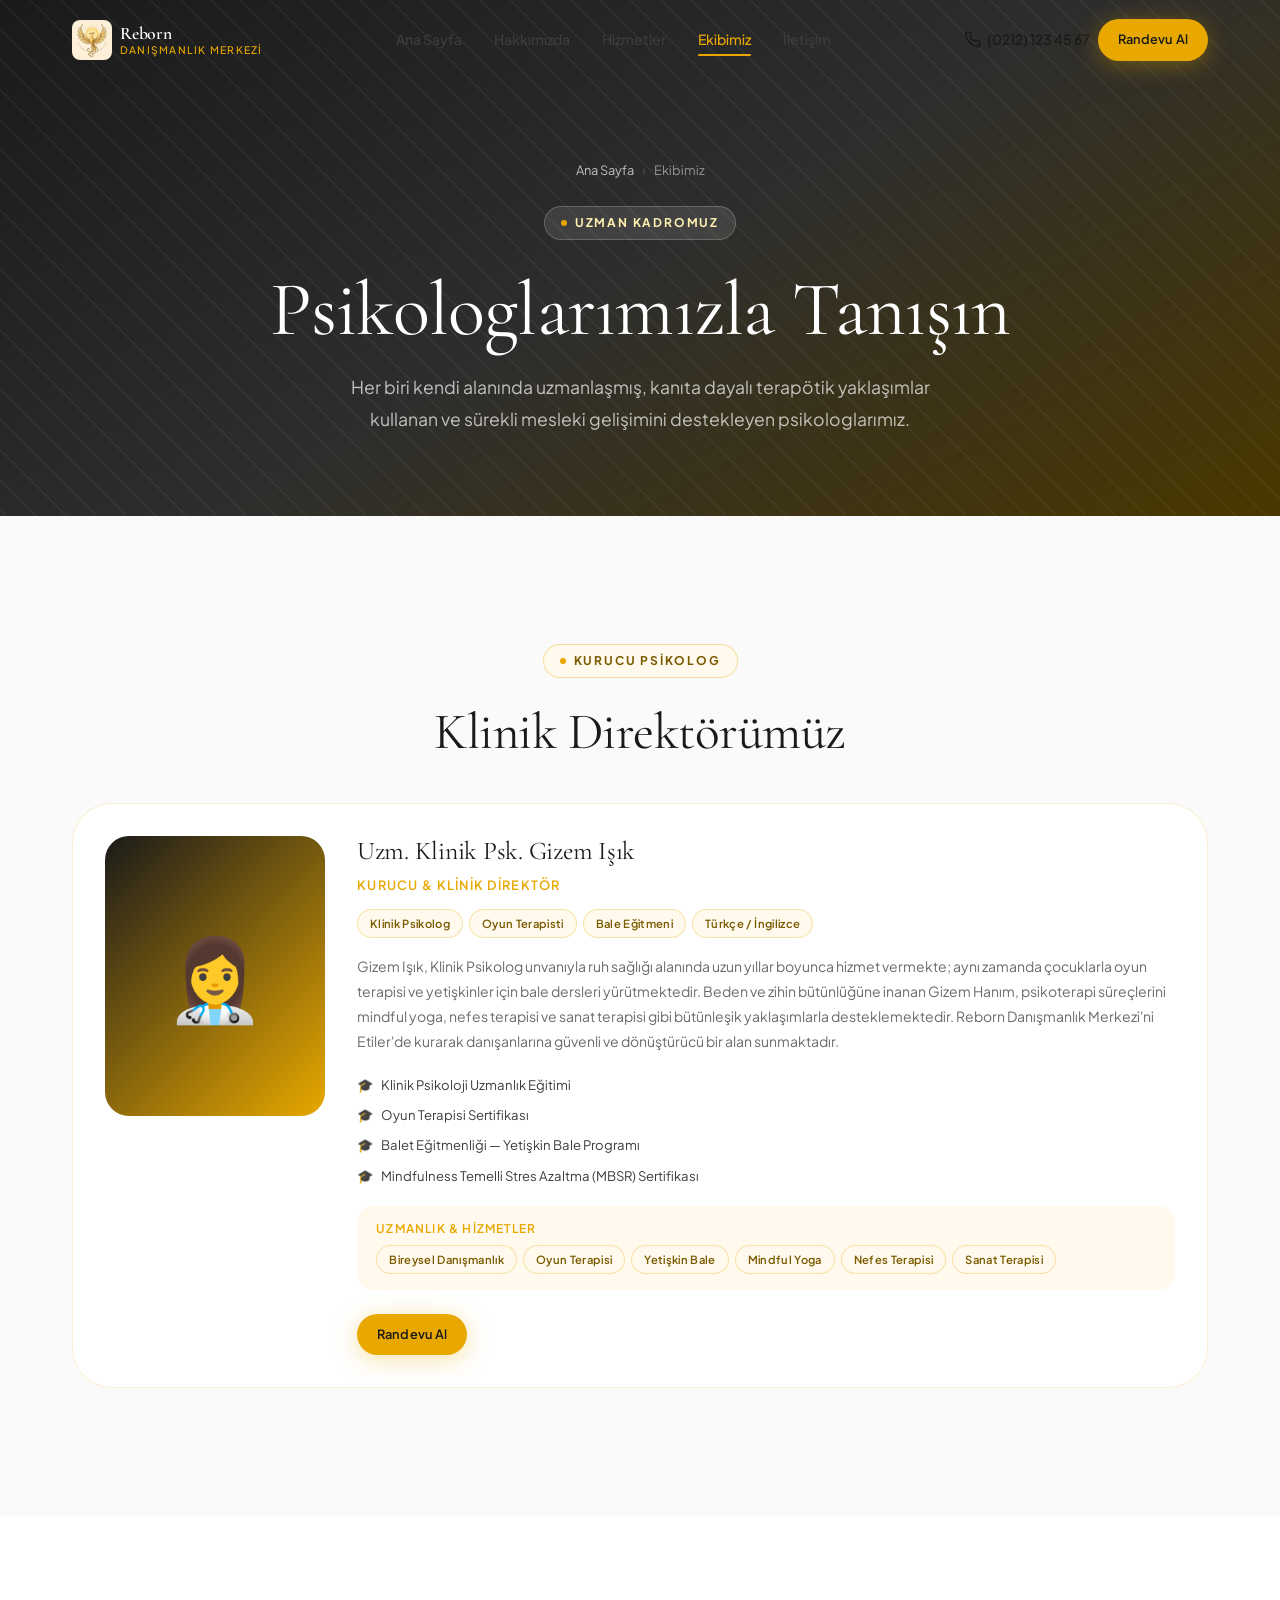
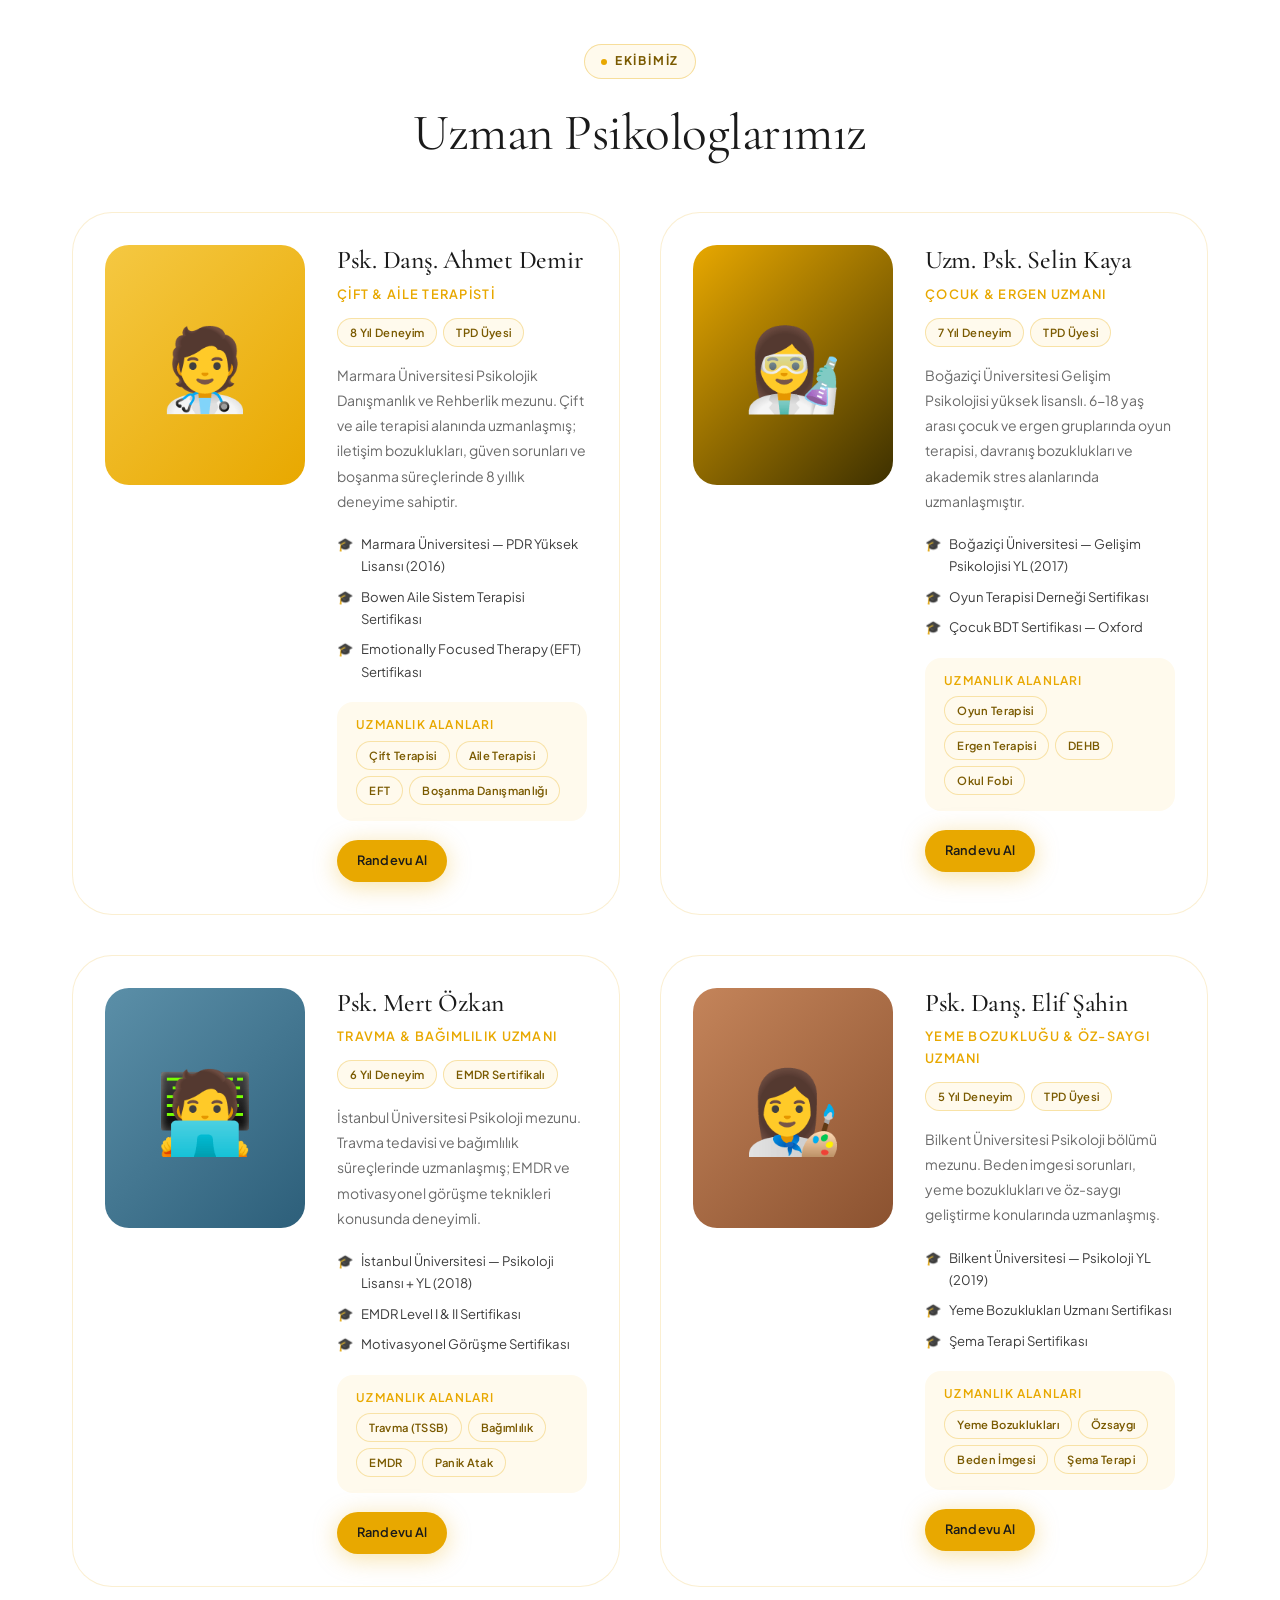
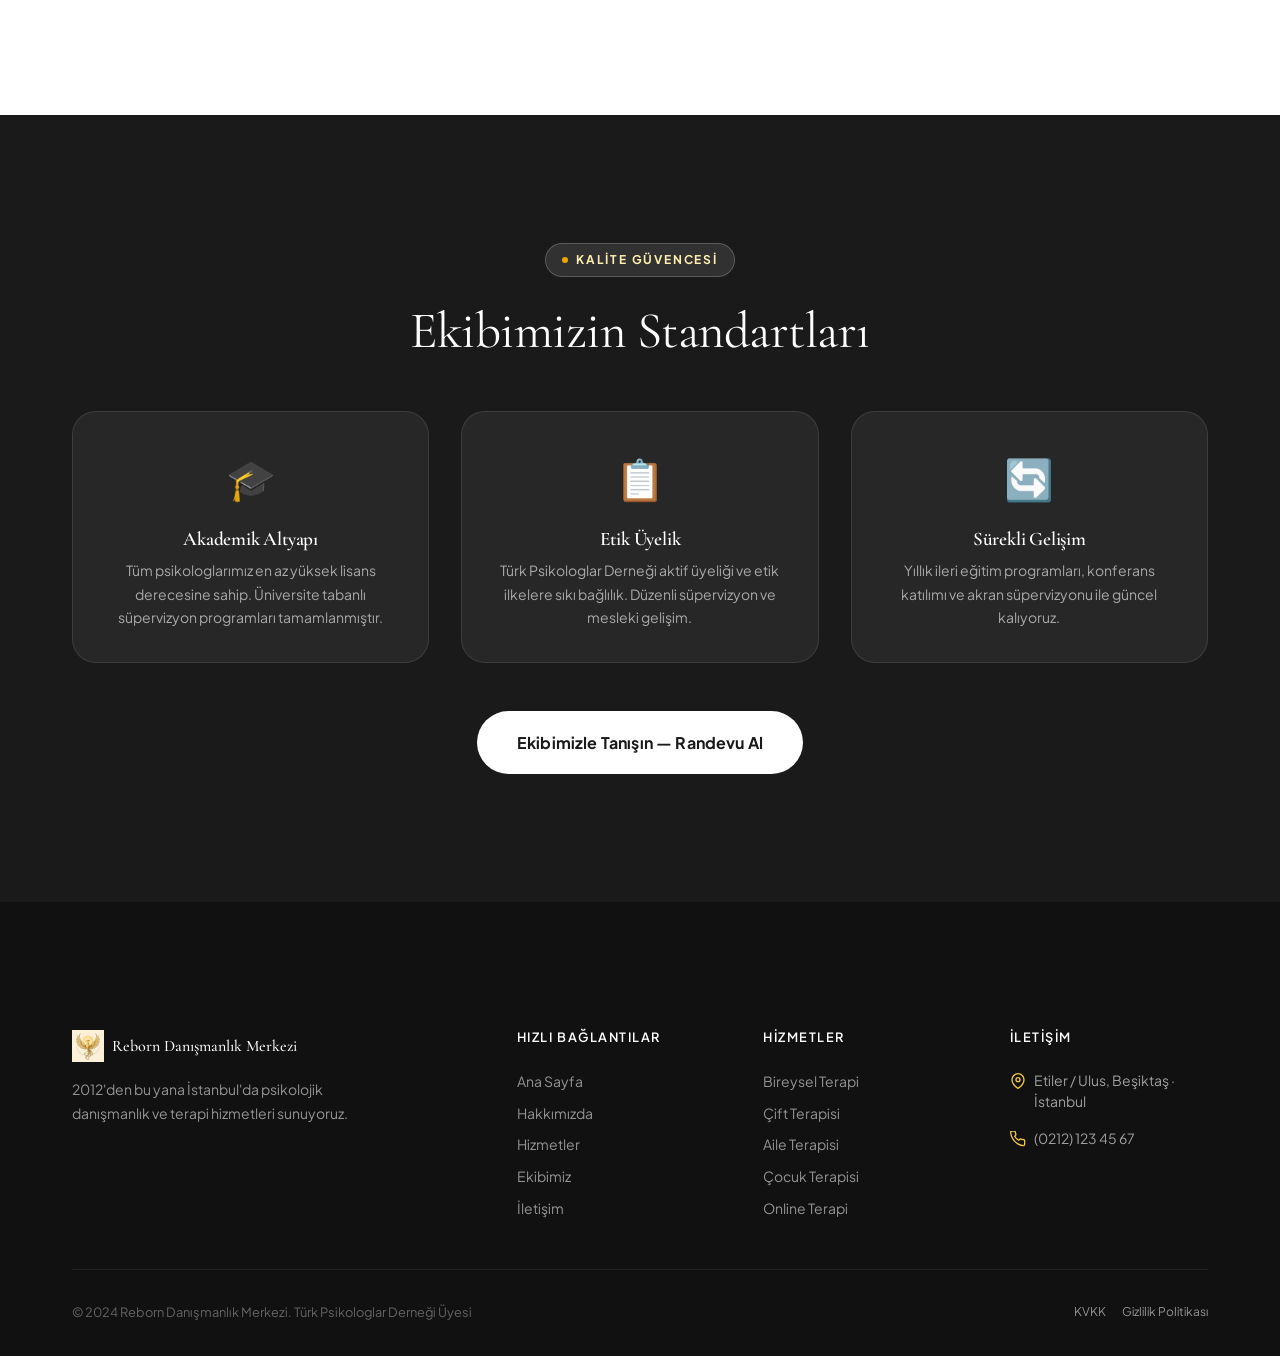
<file: ekibimiz.html>
﻿<!DOCTYPE html>
<html lang="tr">
<head>
  <meta charset="UTF-8" />
  <meta name="viewport" content="width=device-width, initial-scale=1.0" />
  <title>Ekibimiz — Reborn Danışmanlık Merkezi</title>
  <meta name="description" content="Reborn Danışmanlık Merkezi uzman psikolog kadrosu. Klinik psikologlarımızın eğitim geçmişleri, uzmanlık alanları ve deneyimleri hakkında bilgi alın." />
  <link rel="stylesheet" href="styles.css" />
  <link rel="icon" href="data:image/svg+xml,<svg xmlns='http://www.w3.org/2000/svg' viewBox='0 0 32 32'><rect width='32' height='32' rx='8' fill='%234A6741'/><text y='22' x='7' font-size='18' font-family='Georgia,serif' fill='white'>R</text></svg>" />
  <style>
    .psychologist-grid { display: grid; grid-template-columns: repeat(2, 1fr); gap: 2.5rem; margin-top: 3rem; }
    .psychologist-card { display: grid; grid-template-columns: 200px 1fr; gap: 2rem; background: var(--white); border: 1px solid var(--border); border-radius: var(--r-xl); padding: 2rem; transition: all var(--dur-base) var(--ease-out); }
    .psychologist-card:hover { transform: translateY(-4px); box-shadow: var(--shadow-lg); }
    .psychologist-photo { width: 200px; height: 240px; border-radius: var(--r-lg); display: flex; align-items: center; justify-content: center; font-size: 5rem; flex-shrink: 0; }
    .psychologist-meta { display: flex; flex-direction: column; gap: 0.5rem; margin-bottom: 1rem; }
    .psychologist-name { font-family: var(--font-serif); font-size: 1.6rem; color: var(--forest); }
    .psychologist-role { font-size: 0.8rem; font-weight: 600; letter-spacing: 0.1em; text-transform: uppercase; color: var(--sage); }
    .psychologist-bio { color: var(--muted); font-size: 0.875rem; line-height: 1.8; margin-bottom: 1.2rem; }
    .education-list { display: flex; flex-direction: column; gap: 0.5rem; margin-bottom: 1.2rem; }
    .education-item { display: flex; align-items: flex-start; gap: 0.5rem; font-size: 0.82rem; color: var(--ink-light); }
    .education-item::before { content: '🎓'; flex-shrink: 0; }
    .cert-row { display: flex; flex-wrap: wrap; gap: 6px; margin-top: 0.5rem; }
    .approach-section { background: var(--sage-mist); border-radius: var(--r-md); padding: 1rem 1.2rem; margin-top: 1rem; }
    .approach-section h5 { font-size: 0.75rem; color: var(--sage); margin-bottom: 0.5rem; text-transform: uppercase; letter-spacing: 0.1em; }
    .approach-tags { display: flex; flex-wrap: wrap; gap: 6px; }
    .full-card { grid-column: 1 / -1; }
    @media (max-width: 900px) {
      .psychologist-grid { grid-template-columns: 1fr; }
      .psychologist-card { grid-template-columns: 1fr; }
      .psychologist-photo { width: 100%; height: 200px; }
    }
  </style>
</head>
<body>

  <!-- NAV -->
  <nav class="nav" id="navbar">
    <div class="nav-inner">
      <a href="index.html" class="nav-logo">
        <div class="nav-logo-icon" style="background:transparent;padding:0;overflow:hidden">
          <img src="assets/images/logo.png" alt="Reborn Logo" style="width:40px;height:40px;object-fit:contain" />
        </div>
        <div class="nav-logo-text">
          <span class="nav-logo-title">Reborn</span>
          <span class="nav-logo-sub">Danışmanlık Merkezi</span>
        </div>
      </a>
      <div class="nav-links">
        <a href="index.html" class="nav-link">Ana Sayfa</a>
        <a href="hakkimizda.html" class="nav-link">Hakkımızda</a>
        <a href="hizmetler.html" class="nav-link">Hizmetler</a>
        <a href="ekibimiz.html" class="nav-link active">Ekibimiz</a>
        <a href="iletisim.html" class="nav-link">İletişim</a>
      </div>
      <div class="nav-cta">
        <a href="tel:+902121234567" class="nav-phone">
          <svg width="16" height="16" viewBox="0 0 24 24" fill="none" stroke="currentColor" stroke-width="2.5"><path d="M22 16.92v3a2 2 0 01-2.18 2 19.79 19.79 0 01-8.63-3.07A19.5 19.5 0 013.07 9.81 19.79 19.79 0 011 1.22 2 2 0 013 0h3a2 2 0 012 1.72c.127.96.361 1.903.7 2.81a2 2 0 01-.45 2.11L7.09 7.91a16 16 0 006 6l1.27-1.27a2 2 0 012.11-.45c.907.339 1.85.573 2.81.7A2 2 0 0122 14.92z"/></svg>
          (0212) 123 45 67
        </a>
        <a href="iletisim.html" class="btn btn-primary btn-sm">Randevu Al</a>
      </div>
      <button class="hamburger" id="hamburger">
        <span></span><span></span><span></span>
      </button>
    </div>
  </nav>
  <div class="mobile-menu" id="mobileMenu">
    <a href="index.html" class="nav-link">Ana Sayfa</a>
    <a href="hakkimizda.html" class="nav-link">Hakkımızda</a>
    <a href="hizmetler.html" class="nav-link">Hizmetler</a>
    <a href="ekibimiz.html" class="nav-link">Ekibimiz</a>
    <a href="iletisim.html" class="nav-link">İletişim</a>
    <a href="iletisim.html" class="btn btn-primary w-full" style="margin-top:8px">Randevu Al</a>
  </div>

  <!-- PAGE HEADER -->
  <section class="page-header">
    <div class="container">
      <nav class="breadcrumb">
        <a href="index.html">Ana Sayfa</a>
        <span class="breadcrumb-sep">›</span>
        <span>Ekibimiz</span>
      </nav>
      <span class="section-label" style="background:rgba(255,255,255,0.1);border-color:rgba(255,255,255,0.2);color:var(--gold-light)">Uzman Kadromuz</span>
      <h1>Psikologlarımızla Tanışın</h1>
      <p>Her biri kendi alanında uzmanlaşmış, kanıta dayalı terapötik yaklaşımlar kullanan ve sürekli mesleki gelişimini destekleyen psikologlarımız.</p>
    </div>
  </section>

  <!-- LEAD PSYCHOLOGIST -->
  <section class="section" style="background:var(--cream)">
    <div class="container">
      <div class="text-center reveal">
        <span class="section-label">Kurucu Psikolog</span>
        <h2>Klinik Direktörümüz</h2>
      </div>

      <!-- Gizem Işık — Full Width Card -->
      <div class="psychologist-card full-card reveal" style="margin-top:2.5rem;grid-column:1/-1;grid-template-columns:220px 1fr">
        <div class="psychologist-photo" style="background:linear-gradient(135deg,#1A1A1A,#E8A800);border-radius:var(--r-lg);width:220px;height:280px;flex-shrink:0">
          <span>👩‍⚕️</span>
        </div>
        <div>
          <div class="psychologist-meta">
            <h2 class="psychologist-name">Uzm. Klinik Psk. Gizem Işık</h2>
            <div class="psychologist-role">Kurucu & Klinik Direktör</div>
            <div style="display:flex;gap:6px;flex-wrap:wrap;margin-top:4px">
              <span class="tag">Klinik Psikolog</span>
              <span class="tag">Oyun Terapisti</span>
              <span class="tag">Bale Eğitmeni</span>
              <span class="tag">Türkçe / İngilizce</span>
            </div>
          </div>

          <p class="psychologist-bio">
            Gizem Işık, Klinik Psikolog unvanıyla ruh sağlığı alanında uzun yıllar boyunca hizmet vermekte; aynı zamanda çocuklarla oyun terapisi ve yetişkinler için bale dersleri yürütmektedir. Beden ve zihin bütünlüğüne inanan Gizem Hanım, psikoterapi süreçlerini mindful yoga, nefes terapisi ve sanat terapisi gibi bütünleşik yaklaşımlarla desteklemektedir. Reborn Danışmanlık Merkezi'ni Etiler'de kurarak danışanlarına güvenli ve dönüştürücü bir alan sunmaktadır.
          </p>

          <div class="education-list">
            <div class="education-item">Klinik Psikoloji Uzmanlık Eğitimi</div>
            <div class="education-item">Oyun Terapisi Sertifikası</div>
            <div class="education-item">Balet Eğitmenliği — Yetişkin Bale Programı</div>
            <div class="education-item">Mindfulness Temelli Stres Azaltma (MBSR) Sertifikası</div>
          </div>

          <div class="approach-section">
            <h5>Uzmanlık & Hizmetler</h5>
            <div class="approach-tags">
              <span class="tag">Bireysel Danışmanlık</span>
              <span class="tag">Oyun Terapisi</span>
              <span class="tag">Yetişkin Bale</span>
              <span class="tag">Mindful Yoga</span>
              <span class="tag">Nefes Terapisi</span>
              <span class="tag">Sanat Terapisi</span>
            </div>
          </div>

          <div style="margin-top:1.5rem">
            <a href="iletisim.html" class="btn btn-primary btn-sm">Randevu Al</a>
          </div>
        </div>
      </div>
    </div>
  </section>

  <!-- EKİP ÜYELERİ -->
  <section class="section" style="background:var(--white)">
    <div class="container">
      <div class="text-center reveal">
        <span class="section-label">Ekibimiz</span>
        <h2>Uzman Psikologlarımız</h2>
      </div>

      <div class="psychologist-grid">

        <!-- Ahmet Demir -->
        <div class="psychologist-card reveal reveal-delay-1">
          <div class="psychologist-photo" style="background:linear-gradient(135deg,#F5C842,#E8A800)">
            <span>🧑‍⚕️</span>
          </div>
          <div>
            <div class="psychologist-meta">
              <h3 class="psychologist-name">Psk. Danş. Ahmet Demir</h3>
              <div class="psychologist-role">Çift & Aile Terapisti</div>
              <div style="display:flex;gap:6px;flex-wrap:wrap;margin-top:4px">
                <span class="tag">8 Yıl Deneyim</span>
                <span class="tag">TPD Üyesi</span>
              </div>
            </div>
            <p class="psychologist-bio">
              Marmara Üniversitesi Psikolojik Danışmanlık ve Rehberlik mezunu. Çift ve aile terapisi alanında uzmanlaşmış; iletişim bozuklukları, güven sorunları ve boşanma süreçlerinde 8 yıllık deneyime sahiptir.
            </p>
            <div class="education-list">
              <div class="education-item">Marmara Üniversitesi — PDR Yüksek Lisansı (2016)</div>
              <div class="education-item">Bowen Aile Sistem Terapisi Sertifikası</div>
              <div class="education-item">Emotionally Focused Therapy (EFT) Sertifikası</div>
            </div>
            <div class="approach-section">
              <h5>Uzmanlık Alanları</h5>
              <div class="approach-tags">
                <span class="tag">Çift Terapisi</span>
                <span class="tag">Aile Terapisi</span>
                <span class="tag">EFT</span>
                <span class="tag">Boşanma Danışmanlığı</span>
              </div>
            </div>
            <div style="margin-top:1.2rem">
              <a href="iletisim.html?psikolog=ahmet" class="btn btn-primary btn-sm">Randevu Al</a>
            </div>
          </div>
        </div>

        <!-- Selin Kaya -->
        <div class="psychologist-card reveal reveal-delay-2">
          <div class="psychologist-photo" style="background:linear-gradient(135deg,#E8A800,#3D3000)">
            <span>👩‍🔬</span>
          </div>
          <div>
            <div class="psychologist-meta">
              <h3 class="psychologist-name">Uzm. Psk. Selin Kaya</h3>
              <div class="psychologist-role">Çocuk & Ergen Uzmanı</div>
              <div style="display:flex;gap:6px;flex-wrap:wrap;margin-top:4px">
                <span class="tag">7 Yıl Deneyim</span>
                <span class="tag">TPD Üyesi</span>
              </div>
            </div>
            <p class="psychologist-bio">
              Boğaziçi Üniversitesi Gelişim Psikolojisi yüksek lisanslı. 6-18 yaş arası çocuk ve ergen gruplarında oyun terapisi, davranış bozuklukları ve akademik stres alanlarında uzmanlaşmıştır.
            </p>
            <div class="education-list">
              <div class="education-item">Boğaziçi Üniversitesi — Gelişim Psikolojisi YL (2017)</div>
              <div class="education-item">Oyun Terapisi Derneği Sertifikası</div>
              <div class="education-item">Çocuk BDT Sertifikası — Oxford</div>
            </div>
            <div class="approach-section">
              <h5>Uzmanlık Alanları</h5>
              <div class="approach-tags">
                <span class="tag">Oyun Terapisi</span>
                <span class="tag">Ergen Terapisi</span>
                <span class="tag">DEHB</span>
                <span class="tag">Okul Fobi</span>
              </div>
            </div>
            <div style="margin-top:1.2rem">
              <a href="iletisim.html?psikolog=selin" class="btn btn-primary btn-sm">Randevu Al</a>
            </div>
          </div>
        </div>

        <!-- Mert Özkan -->
        <div class="psychologist-card reveal reveal-delay-1">
          <div class="psychologist-photo" style="background:linear-gradient(135deg,#5B8FA8,#2D5F7A)">
            <span>🧑‍💻</span>
          </div>
          <div>
            <div class="psychologist-meta">
              <h3 class="psychologist-name">Psk. Mert Özkan</h3>
              <div class="psychologist-role">Travma & Bağımlılık Uzmanı</div>
              <div style="display:flex;gap:6px;flex-wrap:wrap;margin-top:4px">
                <span class="tag">6 Yıl Deneyim</span>
                <span class="tag">EMDR Sertifikalı</span>
              </div>
            </div>
            <p class="psychologist-bio">
              İstanbul Üniversitesi Psikoloji mezunu. Travma tedavisi ve bağımlılık süreçlerinde uzmanlaşmış; EMDR ve motivasyonel görüşme teknikleri konusunda deneyimli.
            </p>
            <div class="education-list">
              <div class="education-item">İstanbul Üniversitesi — Psikoloji Lisansı + YL (2018)</div>
              <div class="education-item">EMDR Level I & II Sertifikası</div>
              <div class="education-item">Motivasyonel Görüşme Sertifikası</div>
            </div>
            <div class="approach-section">
              <h5>Uzmanlık Alanları</h5>
              <div class="approach-tags">
                <span class="tag">Travma (TSSB)</span>
                <span class="tag">Bağımlılık</span>
                <span class="tag">EMDR</span>
                <span class="tag">Panik Atak</span>
              </div>
            </div>
            <div style="margin-top:1.2rem">
              <a href="iletisim.html?psikolog=mert" class="btn btn-primary btn-sm">Randevu Al</a>
            </div>
          </div>
        </div>

        <!-- Elif Şahin -->
        <div class="psychologist-card reveal reveal-delay-2">
          <div class="psychologist-photo" style="background:linear-gradient(135deg,#C4845A,#8B5230)">
            <span>👩‍🎨</span>
          </div>
          <div>
            <div class="psychologist-meta">
              <h3 class="psychologist-name">Psk. Danş. Elif Şahin</h3>
              <div class="psychologist-role">Yeme Bozukluğu & Öz-Saygı Uzmanı</div>
              <div style="display:flex;gap:6px;flex-wrap:wrap;margin-top:4px">
                <span class="tag">5 Yıl Deneyim</span>
                <span class="tag">TPD Üyesi</span>
              </div>
            </div>
            <p class="psychologist-bio">
              Bilkent Üniversitesi Psikoloji bölümü mezunu. Beden imgesi sorunları, yeme bozuklukları ve öz-saygı geliştirme konularında uzmanlaşmış.
            </p>
            <div class="education-list">
              <div class="education-item">Bilkent Üniversitesi — Psikoloji YL (2019)</div>
              <div class="education-item">Yeme Bozuklukları Uzmanı Sertifikası</div>
              <div class="education-item">Şema Terapi Sertifikası</div>
            </div>
            <div class="approach-section">
              <h5>Uzmanlık Alanları</h5>
              <div class="approach-tags">
                <span class="tag">Yeme Bozuklukları</span>
                <span class="tag">Özsaygı</span>
                <span class="tag">Beden İmgesi</span>
                <span class="tag">Şema Terapi</span>
              </div>
            </div>
            <div style="margin-top:1.2rem">
              <a href="iletisim.html?psikolog=elif" class="btn btn-primary btn-sm">Randevu Al</a>
            </div>
          </div>
        </div>
      </div>
    </div>
  </section>

  <!-- NEDEN BİZİ SEÇMELİ -->
  <section class="section" style="background:var(--forest)">
    <div class="container">
      <div class="text-center reveal">
        <span class="section-label" style="background:rgba(255,255,255,0.1);border-color:rgba(255,255,255,0.2);color:var(--gold-light)">Kalite Güvencesi</span>
        <h2 style="color:white">Ekibimizin Standartları</h2>
      </div>
      <div class="grid-3" style="margin-top:3rem">
        <div class="reveal reveal-delay-1" style="background:rgba(255,255,255,0.06);border:1px solid rgba(255,255,255,0.1);border-radius:var(--r-lg);padding:2rem;text-align:center">
          <div style="font-size:2.5rem;margin-bottom:1rem">🎓</div>
          <h4 style="color:white;font-family:var(--font-serif);font-size:1.2rem;margin-bottom:0.5rem">Akademik Altyapı</h4>
          <p style="color:rgba(255,255,255,0.6);font-size:0.875rem;line-height:1.7">Tüm psikologlarımız en az yüksek lisans derecesine sahip. Üniversite tabanlı süpervizyon programları tamamlanmıştır.</p>
        </div>
        <div class="reveal reveal-delay-2" style="background:rgba(255,255,255,0.06);border:1px solid rgba(255,255,255,0.1);border-radius:var(--r-lg);padding:2rem;text-align:center">
          <div style="font-size:2.5rem;margin-bottom:1rem">📋</div>
          <h4 style="color:white;font-family:var(--font-serif);font-size:1.2rem;margin-bottom:0.5rem">Etik Üyelik</h4>
          <p style="color:rgba(255,255,255,0.6);font-size:0.875rem;line-height:1.7">Türk Psikologlar Derneği aktif üyeliği ve etik ilkelere sıkı bağlılık. Düzenli süpervizyon ve mesleki gelişim.</p>
        </div>
        <div class="reveal reveal-delay-3" style="background:rgba(255,255,255,0.06);border:1px solid rgba(255,255,255,0.1);border-radius:var(--r-lg);padding:2rem;text-align:center">
          <div style="font-size:2.5rem;margin-bottom:1rem">🔄</div>
          <h4 style="color:white;font-family:var(--font-serif);font-size:1.2rem;margin-bottom:0.5rem">Sürekli Gelişim</h4>
          <p style="color:rgba(255,255,255,0.6);font-size:0.875rem;line-height:1.7">Yıllık ileri eğitim programları, konferans katılımı ve akran süpervizyonu ile güncel kalıyoruz.</p>
        </div>
      </div>

      <div class="text-center" style="margin-top:3rem">
        <a href="iletisim.html" class="btn btn-gold btn-lg">Ekibimizle Tanışın — Randevu Al</a>
      </div>
    </div>
  </section>

  <!-- FOOTER -->
  <footer class="footer">
    <div class="container">
      <div class="footer-grid">
        <div class="footer-brand">
          <div class="footer-logo">
            <img src="assets/images/logo.png" alt="Reborn Logo" style="width:32px;height:32px;object-fit:contain" />
            <span class="footer-logo-text">Reborn Danışmanlık Merkezi</span>
          </div>
          <p>2012'den bu yana İstanbul'da psikolojik danışmanlık ve terapi hizmetleri sunuyoruz.</p>
        </div>
        <div class="footer-col">
          <h5>Hızlı Bağlantılar</h5>
          <div class="footer-links">
            <a href="index.html" class="footer-link">Ana Sayfa</a>
            <a href="hakkimizda.html" class="footer-link">Hakkımızda</a>
            <a href="hizmetler.html" class="footer-link">Hizmetler</a>
            <a href="ekibimiz.html" class="footer-link">Ekibimiz</a>
            <a href="iletisim.html" class="footer-link">İletişim</a>
          </div>
        </div>
        <div class="footer-col">
          <h5>Hizmetler</h5>
          <div class="footer-links">
            <a href="hizmetler.html#bireysel" class="footer-link">Bireysel Terapi</a>
            <a href="hizmetler.html#cift" class="footer-link">Çift Terapisi</a>
            <a href="hizmetler.html#aile" class="footer-link">Aile Terapisi</a>
            <a href="hizmetler.html#cocuk" class="footer-link">Çocuk Terapisi</a>
            <a href="hizmetler.html#online" class="footer-link">Online Terapi</a>
          </div>
        </div>
        <div class="footer-col">
          <h5>İletişim</h5>
          <div class="footer-contact-item">
            <svg viewBox="0 0 24 24" fill="none" stroke="currentColor" stroke-width="2" width="16" height="16"><path d="M21 10c0 7-9 13-9 13s-9-6-9-13a9 9 0 0118 0z"/><circle cx="12" cy="10" r="3"/></svg>
            <span>Etiler / Ulus, Beşiktaş · İstanbul</span>
          </div>
          <div class="footer-contact-item">
            <svg viewBox="0 0 24 24" fill="none" stroke="currentColor" stroke-width="2" width="16" height="16"><path d="M22 16.92v3a2 2 0 01-2.18 2 19.79 19.79 0 01-8.63-3.07A19.5 19.5 0 013.07 9.81 19.79 19.79 0 011 1.22 2 2 0 013 0h3a2 2 0 012 1.72c.127.96.361 1.903.7 2.81a2 2 0 01-.45 2.11L7.09 7.91a16 16 0 006 6l1.27-1.27a2 2 0 012.11-.45c.907.339 1.85.573 2.81.7A2 2 0 0122 14.92z"/></svg>
            <span><a href="tel:+902121234567">(0212) 123 45 67</a></span>
          </div>
        </div>
      </div>
      <div class="footer-bottom">
        <div class="footer-bottom-text">© 2024 Reborn Danışmanlık Merkezi. Türk Psikologlar Derneği Üyesi</div>
        <div class="flex gap-md">
          <a href="#" class="footer-link" style="font-size:0.75rem">KVKK</a>
          <a href="#" class="footer-link" style="font-size:0.75rem">Gizlilik Politikası</a>
        </div>
      </div>
    </div>
  </footer>

  <div class="toast-container" id="toastContainer"></div>
  <script src="main.js"></script>
</body>
</html>
</file>
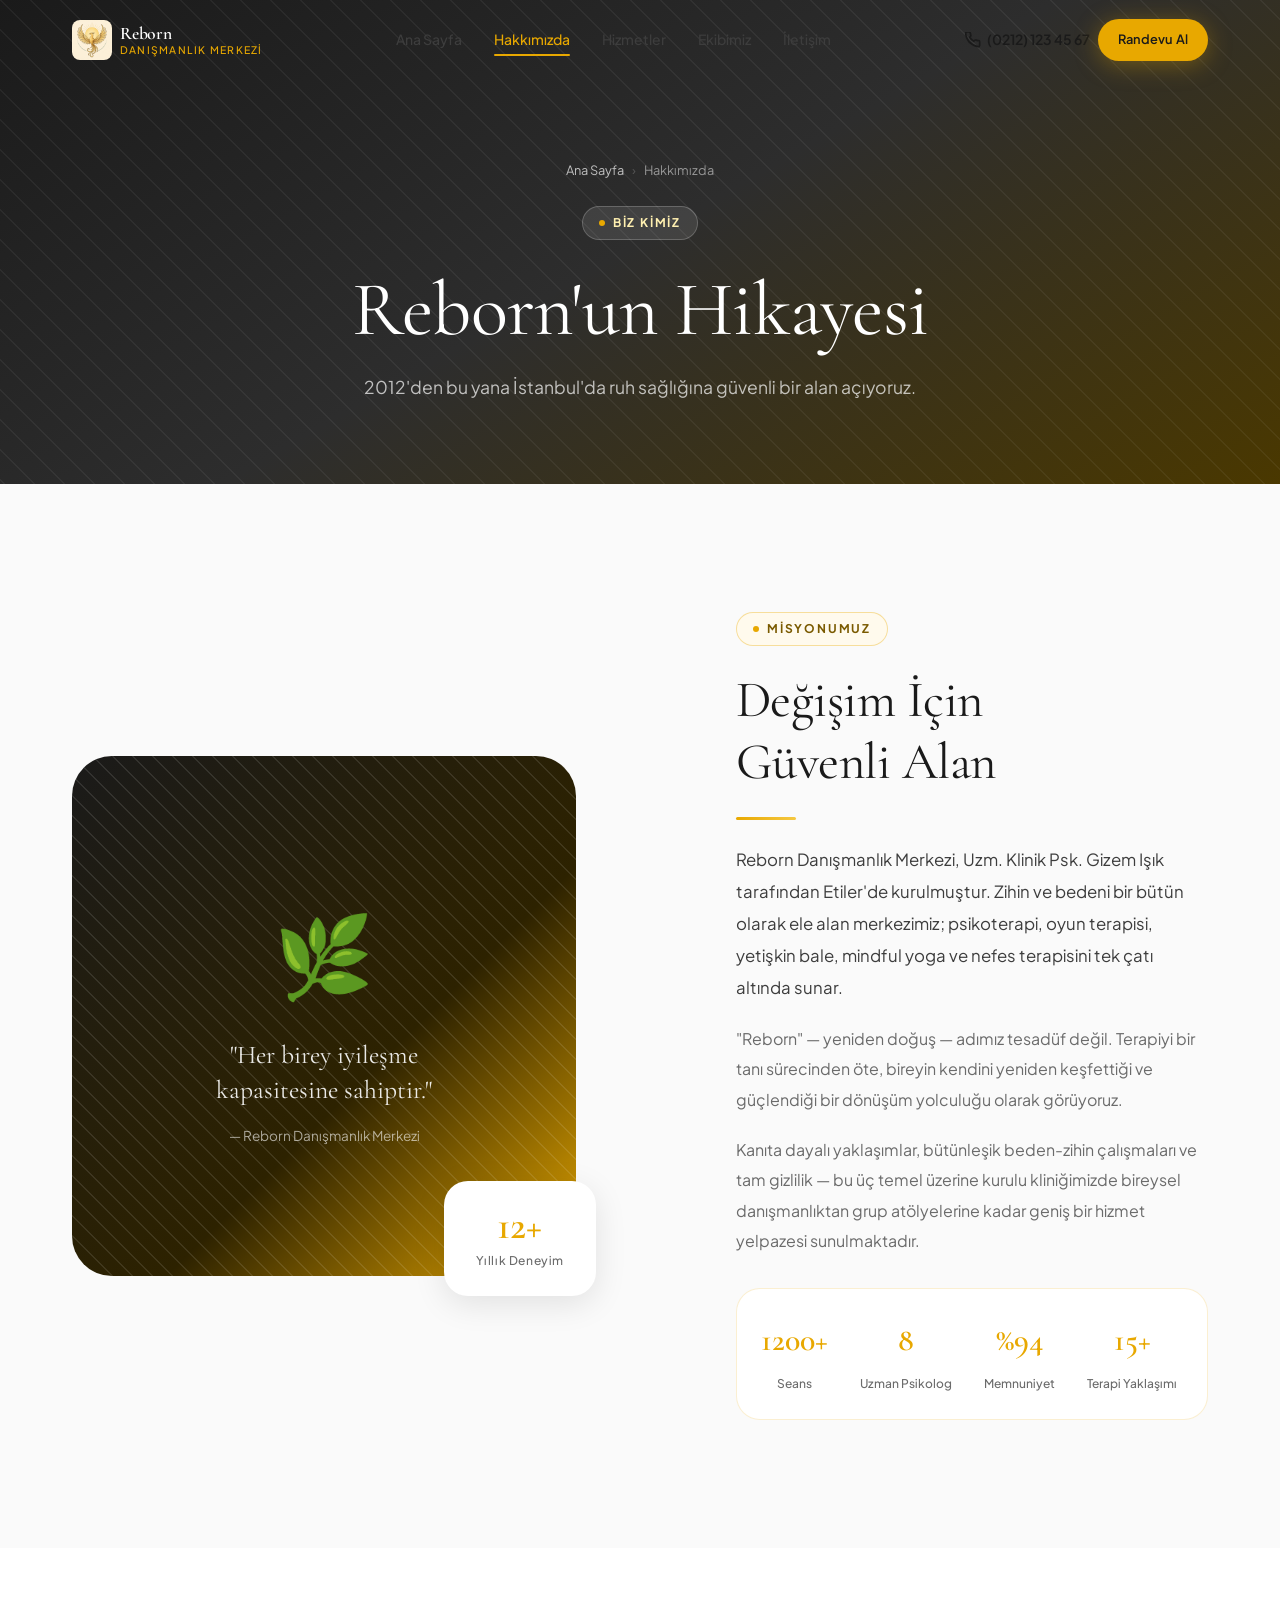
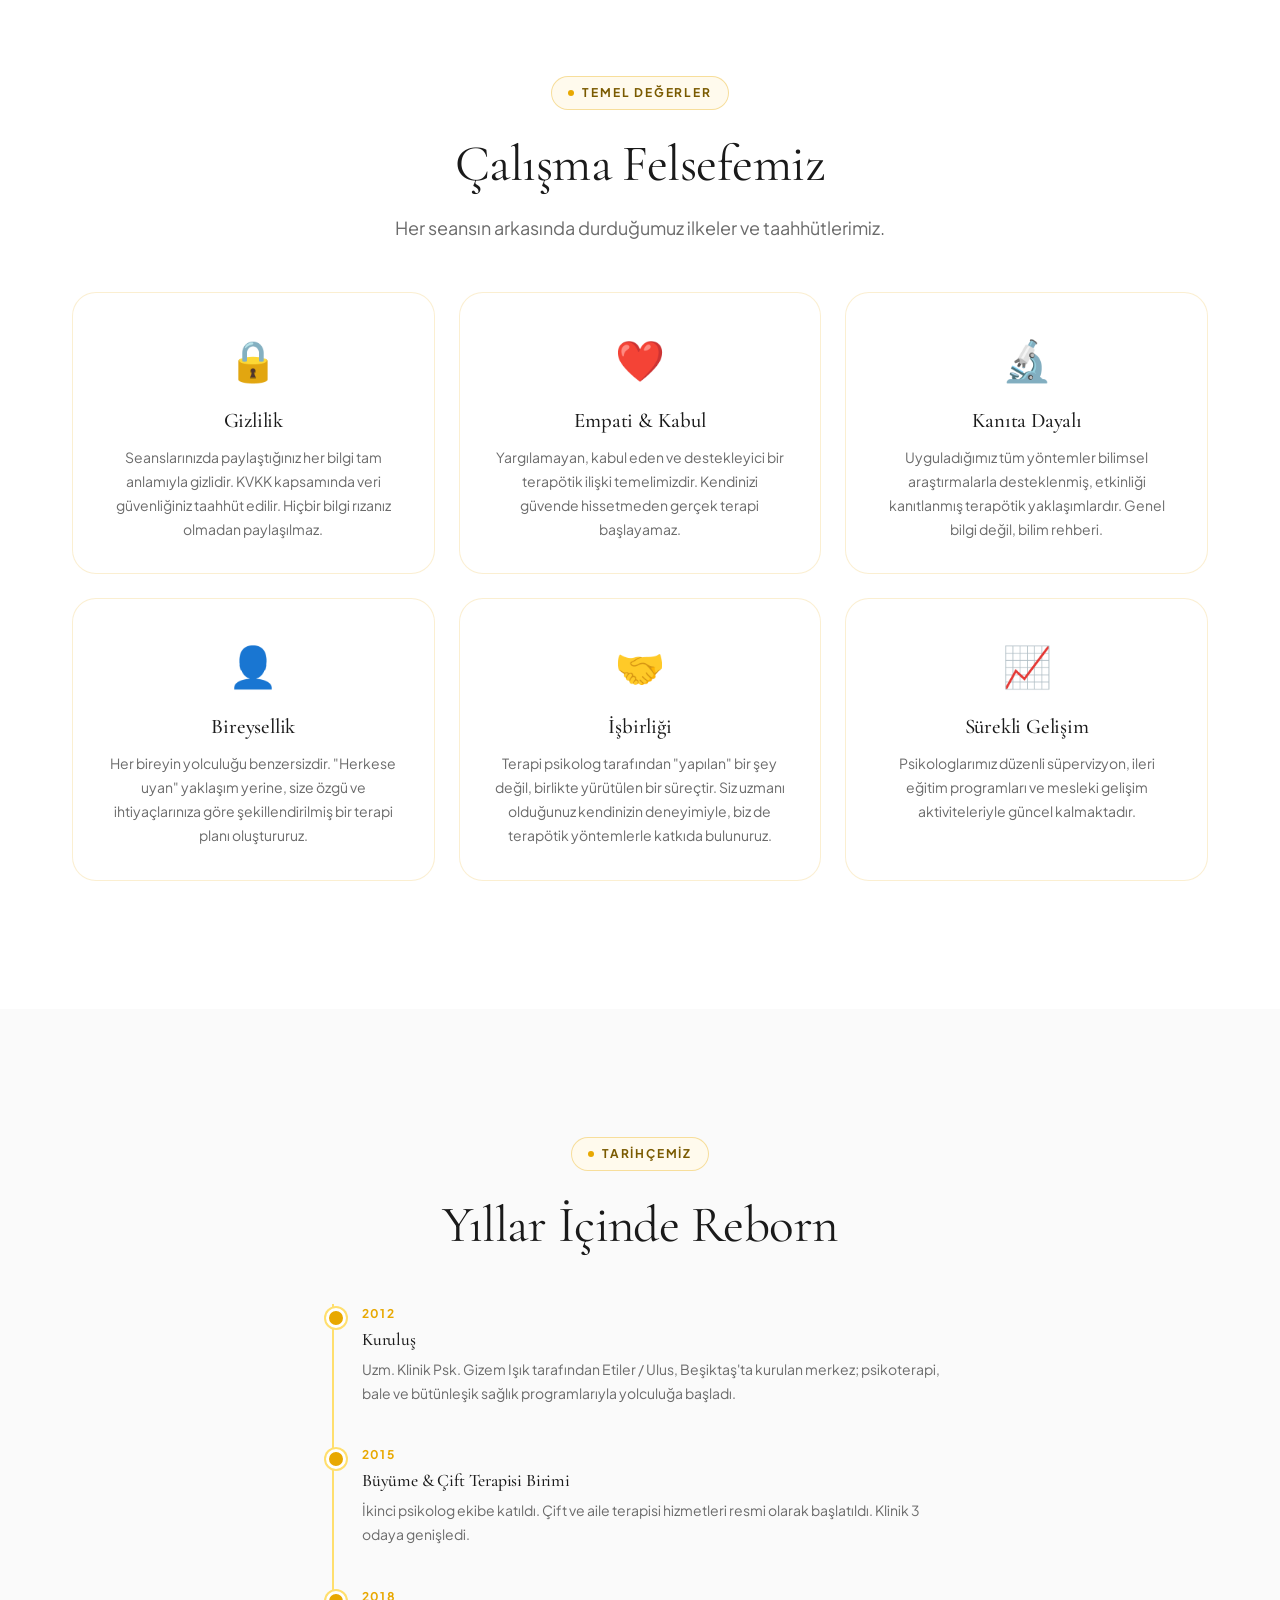
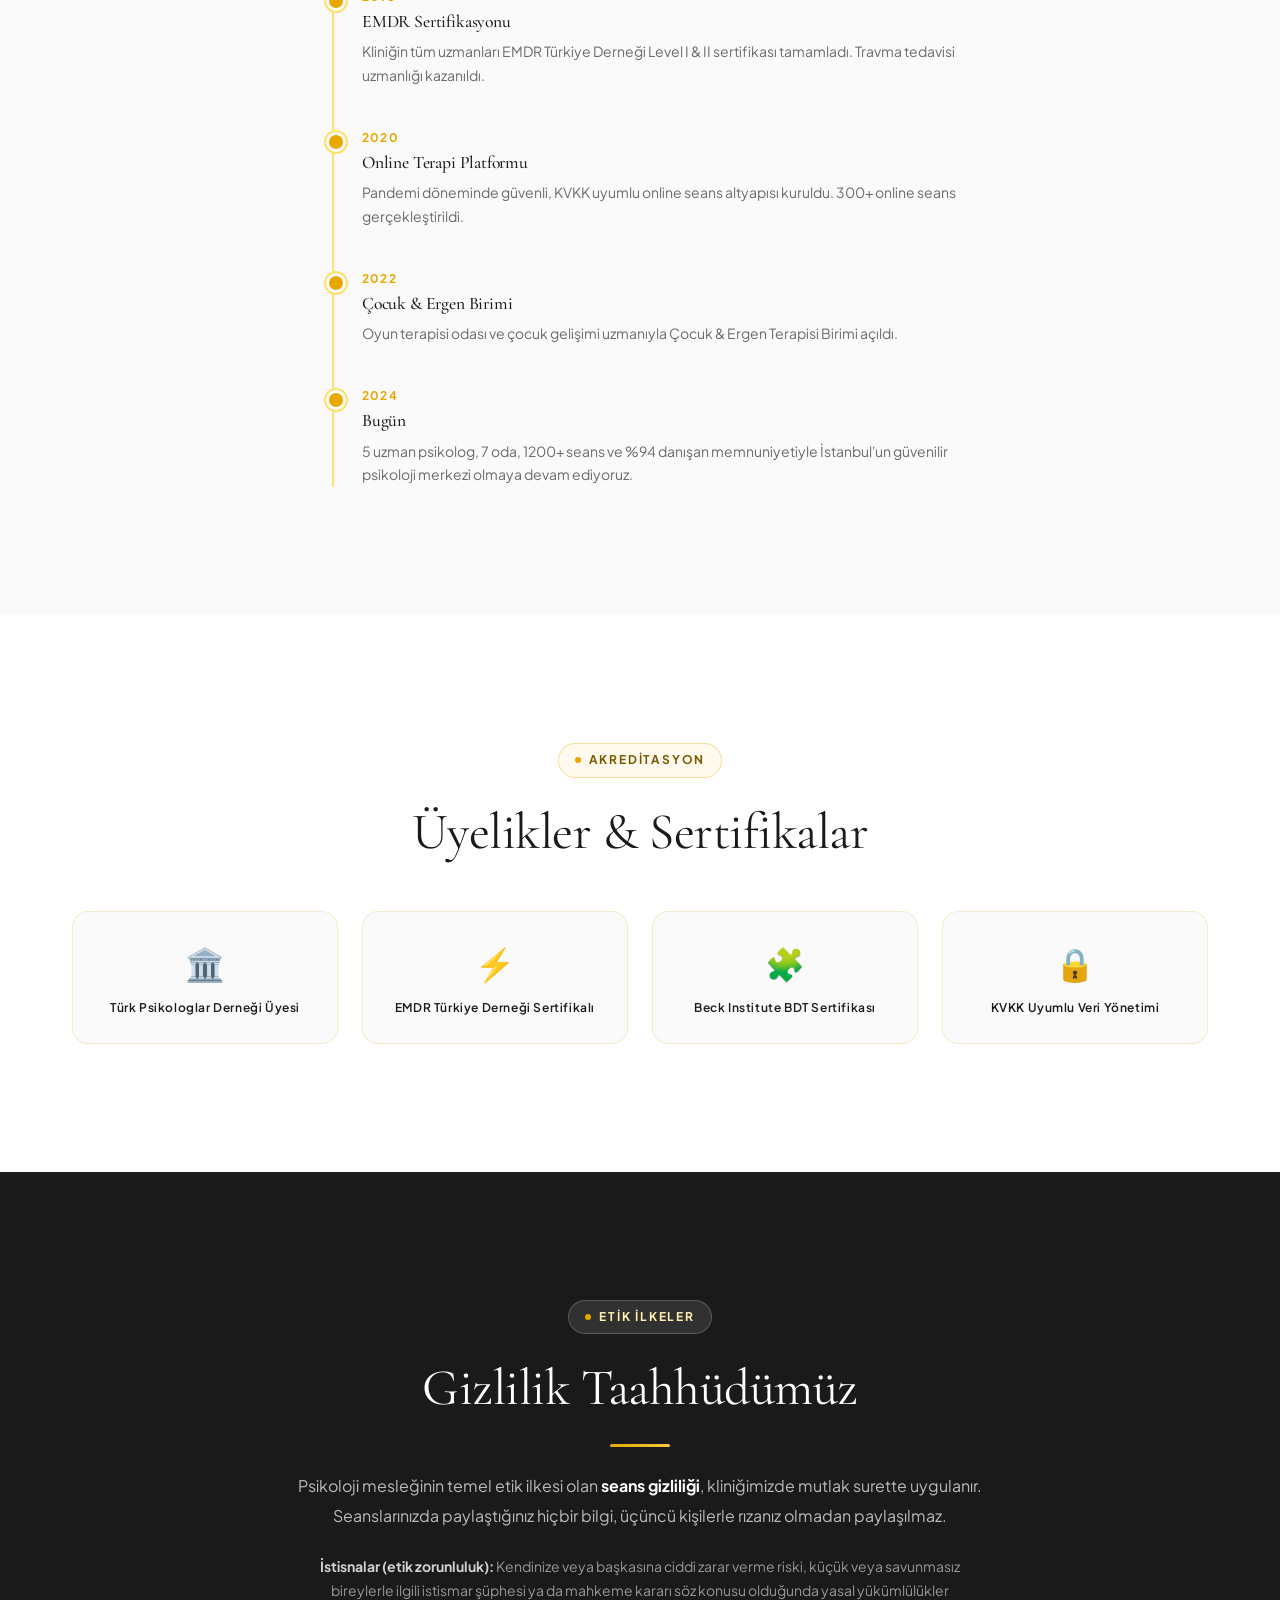
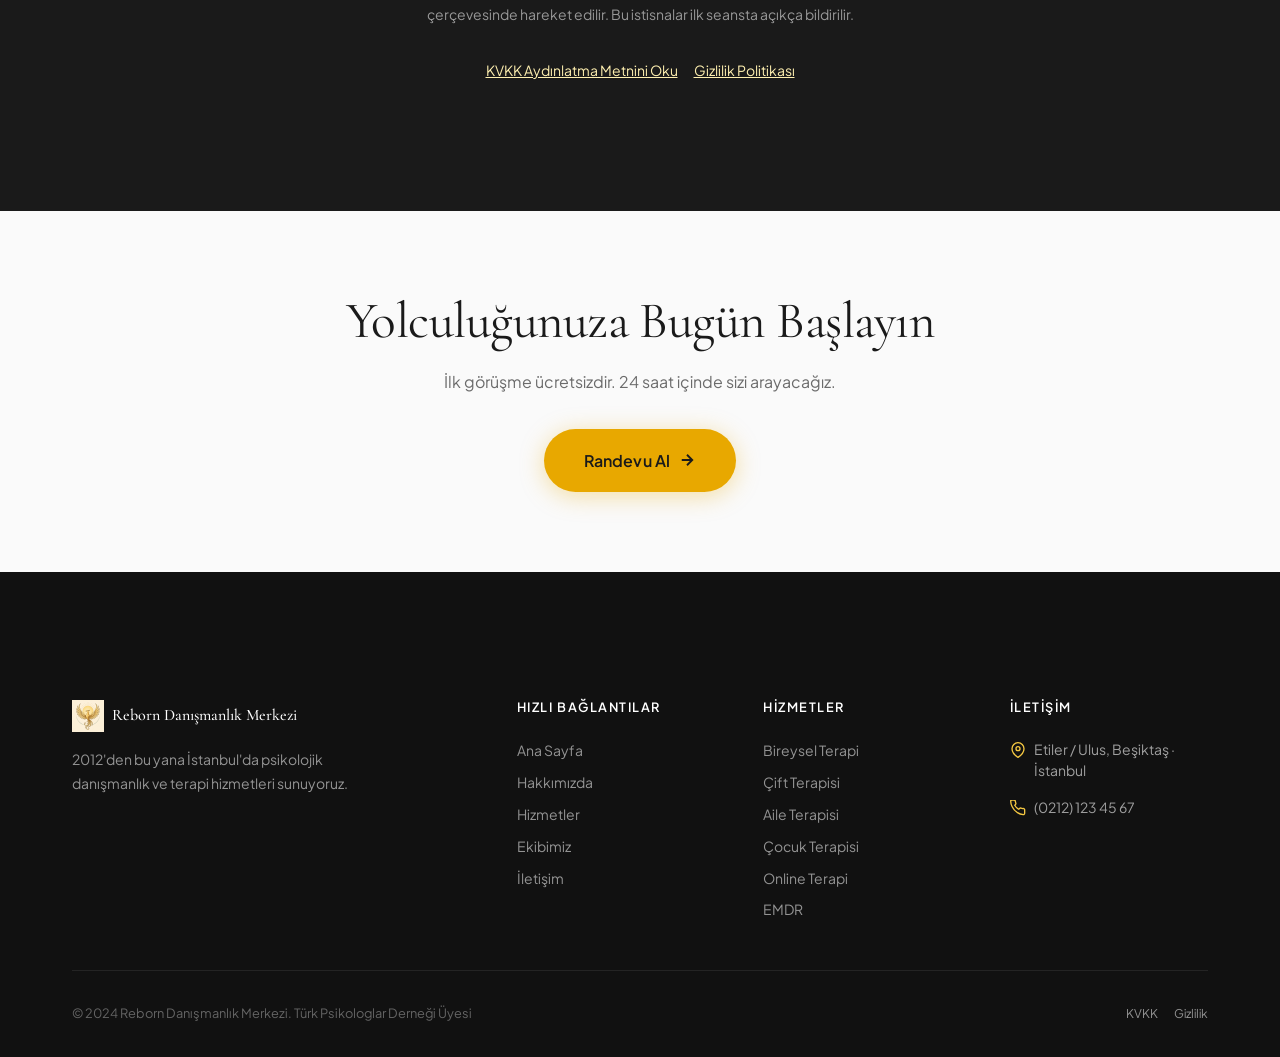
<file: hakkimizda.html>
﻿<!DOCTYPE html>
<html lang="tr">
<head>
  <meta charset="UTF-8" />
  <meta name="viewport" content="width=device-width, initial-scale=1.0" />
  <title>Hakkımızda — Reborn Danışmanlık Merkezi</title>
  <meta name="description" content="Reborn Danışmanlık Merkezi hakkında bilgi edinin. Misyonumuz, değerlerimiz, çalışma yaklaşımımız ve 2012'den bu yana sürdürdüğümüz psikoloji hizmetlerimiz." />
  <link rel="stylesheet" href="styles.css" />
  <link rel="icon" href="data:image/svg+xml,<svg xmlns='http://www.w3.org/2000/svg' viewBox='0 0 32 32'><rect width='32' height='32' rx='8' fill='%234A6741'/><text y='22' x='7' font-size='18' font-family='Georgia,serif' fill='white'>R</text></svg>" />
  <style>
    .value-cards { display: grid; grid-template-columns: repeat(3, 1fr); gap: 1.5rem; margin-top: 3rem; }
    .value-card { background: var(--white); border: 1px solid var(--border); border-radius: var(--r-lg); padding: 2rem; text-align: center; transition: all var(--dur-base) var(--ease-out); }
    .value-card:hover { transform: translateY(-4px); box-shadow: var(--shadow-md); }
    .value-icon { font-size: 2.5rem; margin-bottom: 1rem; }
    .value-title { font-family: var(--font-serif); font-size: 1.3rem; color: var(--forest); margin-bottom: 0.75rem; }
    .value-desc { color: var(--muted); font-size: 0.875rem; line-height: 1.7; }
    .timeline { position: relative; padding-left: 2.5rem; }
    .timeline::before { content: ''; position: absolute; left: 10px; top: 0; bottom: 0; width: 2px; background: var(--sage-pale); }
    .timeline-item { position: relative; padding-bottom: 2.5rem; }
    .timeline-item:last-child { padding-bottom: 0; }
    .timeline-dot { position: absolute; left: -2.25rem; top: 4px; width: 20px; height: 20px; border-radius: 50%; background: var(--sage); border: 3px solid var(--white); box-shadow: 0 0 0 2px var(--sage-pale); }
    .timeline-year { font-size: 0.75rem; font-weight: 700; letter-spacing: 0.1em; color: var(--sage); text-transform: uppercase; margin-bottom: 0.25rem; }
    .timeline-title { font-family: var(--font-serif); font-size: 1.1rem; color: var(--forest); margin-bottom: 0.5rem; }
    .timeline-desc { color: var(--muted); font-size: 0.875rem; line-height: 1.7; }
    .accred-grid { display: grid; grid-template-columns: repeat(4, 1fr); gap: 1.5rem; }
    .accred-item { background: var(--cream); border: 1px solid var(--border); border-radius: var(--r-md); padding: 1.5rem 1rem; text-align: center; }
    .accred-icon { font-size: 2rem; margin-bottom: 0.5rem; }
    .accred-name { font-size: 0.75rem; font-weight: 600; color: var(--forest); letter-spacing: 0.05em; }
    @media (max-width: 768px) { .value-cards { grid-template-columns: 1fr; } .accred-grid { grid-template-columns: repeat(2, 1fr); } }
  </style>
</head>
<body>

  <!-- NAV -->
  <nav class="nav" id="navbar">
    <div class="nav-inner">
      <a href="index.html" class="nav-logo">
        <div class="nav-logo-icon" style="background:transparent;padding:0;overflow:hidden">
          <img src="assets/images/logo.png" alt="Reborn Logo" style="width:40px;height:40px;object-fit:contain" />
        </div>
        <div class="nav-logo-text">
          <span class="nav-logo-title">Reborn</span>
          <span class="nav-logo-sub">Danışmanlık Merkezi</span>
        </div>
      </a>
      <div class="nav-links">
        <a href="index.html" class="nav-link">Ana Sayfa</a>
        <a href="hakkimizda.html" class="nav-link active">Hakkımızda</a>
        <a href="hizmetler.html" class="nav-link">Hizmetler</a>
        <a href="ekibimiz.html" class="nav-link">Ekibimiz</a>
        <a href="iletisim.html" class="nav-link">İletişim</a>
      </div>
      <div class="nav-cta">
        <a href="tel:+902121234567" class="nav-phone">
          <svg width="16" height="16" viewBox="0 0 24 24" fill="none" stroke="currentColor" stroke-width="2.5"><path d="M22 16.92v3a2 2 0 01-2.18 2 19.79 19.79 0 01-8.63-3.07A19.5 19.5 0 013.07 9.81 19.79 19.79 0 011 1.22 2 2 0 013 0h3a2 2 0 012 1.72c.127.96.361 1.903.7 2.81a2 2 0 01-.45 2.11L7.09 7.91a16 16 0 006 6l1.27-1.27a2 2 0 012.11-.45c.907.339 1.85.573 2.81.7A2 2 0 0122 14.92z"/></svg>
          (0212) 123 45 67
        </a>
        <a href="iletisim.html" class="btn btn-primary btn-sm">Randevu Al</a>
      </div>
      <button class="hamburger" id="hamburger"><span></span><span></span><span></span></button>
    </div>
  </nav>
  <div class="mobile-menu" id="mobileMenu">
    <a href="index.html" class="nav-link">Ana Sayfa</a>
    <a href="hakkimizda.html" class="nav-link">Hakkımızda</a>
    <a href="hizmetler.html" class="nav-link">Hizmetler</a>
    <a href="ekibimiz.html" class="nav-link">Ekibimiz</a>
    <a href="iletisim.html" class="nav-link">İletişim</a>
    <a href="iletisim.html" class="btn btn-primary w-full" style="margin-top:8px">Randevu Al</a>
  </div>

  <!-- PAGE HEADER -->
  <section class="page-header">
    <div class="container">
      <nav class="breadcrumb">
        <a href="index.html">Ana Sayfa</a>
        <span class="breadcrumb-sep">›</span>
        <span>Hakkımızda</span>
      </nav>
      <span class="section-label" style="background:rgba(255,255,255,0.1);border-color:rgba(255,255,255,0.2);color:var(--gold-light)">Biz Kimiz</span>
      <h1>Reborn'un Hikayesi</h1>
      <p>2012'den bu yana İstanbul'da ruh sağlığına güvenli bir alan açıyoruz.</p>
    </div>
  </section>

  <!-- MİSYON & VİZYON -->
  <section class="section" style="background:var(--cream)">
    <div class="container">
      <div class="about-content">
        <div class="about-visual reveal">
          <div class="about-image-wrap" style="background:linear-gradient(135deg,#1A1A1A 0%,#2D2200 60%,#E8A800 100%)">
            <div class="about-image-bg"></div>
            <div style="position:relative;z-index:1;text-align:center;padding:2rem;color:white">
              <div style="font-size:5rem;margin-bottom:1rem">🌿</div>
              <div style="font-family:'Cormorant Garamond',serif;font-size:1.6rem;font-weight:400;opacity:0.9;line-height:1.4">
                "Her birey iyileşme<br/>kapasitesine sahiptir."
              </div>
              <div style="font-size:0.85rem;opacity:0.6;margin-top:1rem">— Reborn Danışmanlık Merkezi</div>
            </div>
          </div>
          <div class="about-badge">
            <span class="about-badge-value">12+</span>
            <span class="about-badge-label">Yıllık Deneyim</span>
          </div>
        </div>

        <div class="about-text reveal reveal-delay-2">
          <span class="section-label">Misyonumuz</span>
          <h2>Değişim İçin<br />Güvenli Alan</h2>
          <div class="divider"></div>

          <p style="font-size:1.05rem;color:var(--ink-light);line-height:1.9;margin-bottom:1.25rem">
            Reborn Danışmanlık Merkezi, Uzm. Klinik Psk. Gizem Işık tarafından Etiler'de kurulmuştur.
            Zihin ve bedeni bir bütün olarak ele alan merkezimiz; psikoterapi, oyun terapisi, yetişkin bale, mindful yoga ve nefes terapisini tek çatı altında sunar.
          </p>
          <p style="color:var(--muted);line-height:1.9;margin-bottom:1.25rem">
            "Reborn" — yeniden doğuş — adımız tesadüf değil. Terapiyi bir tanı sürecinden öte, bireyin kendini yeniden keşfettiği ve güçlendiği bir dönüşüm yolculuğu olarak görüyoruz.
          </p>
          <p style="color:var(--muted);line-height:1.9">
            Kanıta dayalı yaklaşımlar, bütünleşik beden-zihin çalışmaları ve tam gizlilik — bu üç temel üzerine kurulu kliniğimizde bireysel danışmanlıktan grup atölyelerine kadar geniş bir hizmet yelpazesi sunulmaktadır.
          </p>

          <div style="background:var(--white);border:1px solid var(--border);border-radius:var(--r-lg);padding:1.5rem;margin-top:2rem">
            <div style="display:flex;gap:2rem;flex-wrap:wrap">
              <div style="text-align:center">
                <span style="font-family:var(--font-serif);font-size:2rem;color:var(--sage);font-weight:600;display:block">1200+</span>
                <span style="font-size:0.75rem;color:var(--muted);font-weight:500">Seans</span>
              </div>
              <div style="text-align:center">
                <span style="font-family:var(--font-serif);font-size:2rem;color:var(--sage);font-weight:600;display:block">8</span>
                <span style="font-size:0.75rem;color:var(--muted);font-weight:500">Uzman Psikolog</span>
              </div>
              <div style="text-align:center">
                <span style="font-family:var(--font-serif);font-size:2rem;color:var(--sage);font-weight:600;display:block">%94</span>
                <span style="font-size:0.75rem;color:var(--muted);font-weight:500">Memnuniyet</span>
              </div>
              <div style="text-align:center">
                <span style="font-family:var(--font-serif);font-size:2rem;color:var(--sage);font-weight:600;display:block">15+</span>
                <span style="font-size:0.75rem;color:var(--muted);font-weight:500">Terapi Yaklaşımı</span>
              </div>
            </div>
          </div>
        </div>
      </div>
    </div>
  </section>

  <!-- DEĞERLER -->
  <section class="section" style="background:var(--white)">
    <div class="container">
      <div class="text-center reveal">
        <span class="section-label">Temel Değerler</span>
        <h2>Çalışma Felsefemiz</h2>
        <p class="text-muted text-lg mt-md" style="max-width:520px;margin:var(--space-md) auto 0">
          Her seansın arkasında durduğumuz ilkeler ve taahhütlerimiz.
        </p>
      </div>

      <div class="value-cards">
        <div class="value-card reveal reveal-delay-1">
          <div class="value-icon">🔒</div>
          <h3 class="value-title">Gizlilik</h3>
          <p class="value-desc">Seanslarınızda paylaştığınız her bilgi tam anlamıyla gizlidir. KVKK kapsamında veri güvenliğiniz taahhüt edilir. Hiçbir bilgi rızanız olmadan paylaşılmaz.</p>
        </div>
        <div class="value-card reveal reveal-delay-2">
          <div class="value-icon">❤️</div>
          <h3 class="value-title">Empati & Kabul</h3>
          <p class="value-desc">Yargılamayan, kabul eden ve destekleyici bir terapötik ilişki temelimizdir. Kendinizi güvende hissetmeden gerçek terapi başlayamaz.</p>
        </div>
        <div class="value-card reveal reveal-delay-3">
          <div class="value-icon">🔬</div>
          <h3 class="value-title">Kanıta Dayalı</h3>
          <p class="value-desc">Uyguladığımız tüm yöntemler bilimsel araştırmalarla desteklenmiş, etkinliği kanıtlanmış terapötik yaklaşımlardır. Genel bilgi değil, bilim rehberi.</p>
        </div>
        <div class="value-card reveal reveal-delay-1">
          <div class="value-icon">👤</div>
          <h3 class="value-title">Bireysellik</h3>
          <p class="value-desc">Her bireyin yolculuğu benzersizdir. "Herkese uyan" yaklaşım yerine, size özgü ve ihtiyaçlarınıza göre şekillendirilmiş bir terapi planı oluştururuz.</p>
        </div>
        <div class="value-card reveal reveal-delay-2">
          <div class="value-icon">🤝</div>
          <h3 class="value-title">İşbirliği</h3>
          <p class="value-desc">Terapi psikolog tarafından "yapılan" bir şey değil, birlikte yürütülen bir süreçtir. Siz uzmanı olduğunuz kendinizin deneyimiyle, biz de terapötik yöntemlerle katkıda bulunuruz.</p>
        </div>
        <div class="value-card reveal reveal-delay-3">
          <div class="value-icon">📈</div>
          <h3 class="value-title">Sürekli Gelişim</h3>
          <p class="value-desc">Psikologlarımız düzenli süpervizyon, ileri eğitim programları ve mesleki gelişim aktiviteleriyle güncel kalmaktadır.</p>
        </div>
      </div>
    </div>
  </section>

  <!-- TARİHÇE -->
  <section class="section" style="background:var(--cream)">
    <div class="container" style="max-width:700px">
      <div class="text-center reveal">
        <span class="section-label">Tarihçemiz</span>
        <h2>Yıllar İçinde Reborn</h2>
      </div>

      <div class="timeline" style="margin-top:3rem">
        <div class="timeline-item reveal">
          <div class="timeline-dot"></div>
          <div class="timeline-year">2012</div>
          <h3 class="timeline-title">Kuruluş</h3>
          <p class="timeline-desc">Uzm. Klinik Psk. Gizem Işık tarafından Etiler / Ulus, Beşiktaş'ta kurulan merkez; psikoterapi, bale ve bütünleşik sağlık programlarıyla yolculuğa başladı.</p>
        </div>
        <div class="timeline-item reveal">
          <div class="timeline-dot"></div>
          <div class="timeline-year">2015</div>
          <h3 class="timeline-title">Büyüme & Çift Terapisi Birimi</h3>
          <p class="timeline-desc">İkinci psikolog ekibe katıldı. Çift ve aile terapisi hizmetleri resmi olarak başlatıldı. Klinik 3 odaya genişledi.</p>
        </div>
        <div class="timeline-item reveal">
          <div class="timeline-dot"></div>
          <div class="timeline-year">2018</div>
          <h3 class="timeline-title">EMDR Sertifikasyonu</h3>
          <p class="timeline-desc">Kliniğin tüm uzmanları EMDR Türkiye Derneği Level I & II sertifikası tamamladı. Travma tedavisi uzmanlığı kazanıldı.</p>
        </div>
        <div class="timeline-item reveal">
          <div class="timeline-dot"></div>
          <div class="timeline-year">2020</div>
          <h3 class="timeline-title">Online Terapi Platformu</h3>
          <p class="timeline-desc">Pandemi döneminde güvenli, KVKK uyumlu online seans altyapısı kuruldu. 300+ online seans gerçekleştirildi.</p>
        </div>
        <div class="timeline-item reveal">
          <div class="timeline-dot"></div>
          <div class="timeline-year">2022</div>
          <h3 class="timeline-title">Çocuk & Ergen Birimi</h3>
          <p class="timeline-desc">Oyun terapisi odası ve çocuk gelişimi uzmanıyla Çocuk & Ergen Terapisi Birimi açıldı.</p>
        </div>
        <div class="timeline-item reveal">
          <div class="timeline-dot"></div>
          <div class="timeline-year">2024</div>
          <h3 class="timeline-title">Bugün</h3>
          <p class="timeline-desc">5 uzman psikolog, 7 oda, 1200+ seans ve %94 danışan memnuniyetiyle İstanbul'un güvenilir psikoloji merkezi olmaya devam ediyoruz.</p>
        </div>
      </div>
    </div>
  </section>

  <!-- AKREDİTASYONLAR -->
  <section class="section" style="background:var(--white)">
    <div class="container">
      <div class="text-center reveal">
        <span class="section-label">Akreditasyon</span>
        <h2>Üyelikler & Sertifikalar</h2>
      </div>
      <div class="accred-grid reveal" style="margin-top:3rem">
        <div class="accred-item">
          <div class="accred-icon">🏛️</div>
          <div class="accred-name">Türk Psikologlar Derneği Üyesi</div>
        </div>
        <div class="accred-item">
          <div class="accred-icon">⚡</div>
          <div class="accred-name">EMDR Türkiye Derneği Sertifikalı</div>
        </div>
        <div class="accred-item">
          <div class="accred-icon">🧩</div>
          <div class="accred-name">Beck Institute BDT Sertifikası</div>
        </div>
        <div class="accred-item">
          <div class="accred-icon">🔒</div>
          <div class="accred-name">KVKK Uyumlu Veri Yönetimi</div>
        </div>
      </div>
    </div>
  </section>

  <!-- ETİK & GİZLİLİK -->
  <section class="section" style="background:var(--forest)">
    <div class="container" style="max-width:750px;text-align:center">
      <div class="reveal">
        <span class="section-label" style="background:rgba(255,255,255,0.1);border-color:rgba(255,255,255,0.2);color:var(--gold-light)">Etik İlkeler</span>
        <h2 style="color:white">Gizlilik Taahhüdümüz</h2>
        <div class="divider divider-center" style="margin:1.5rem auto"></div>
        <p style="color:rgba(255,255,255,0.7);line-height:1.9;margin-bottom:1.5rem">
          Psikoloji mesleğinin temel etik ilkesi olan <strong style="color:white">seans gizliliği</strong>, kliniğimizde mutlak surette uygulanır.
          Seanslarınızda paylaştığınız hiçbir bilgi, üçüncü kişilerle rızanız olmadan paylaşılmaz.
        </p>
        <p style="color:rgba(255,255,255,0.55);font-size:0.875rem;line-height:1.7;margin-bottom:2rem">
          <strong style="color:rgba(255,255,255,0.8)">İstisnalar (etik zorunluluk):</strong> Kendinize veya başkasına ciddi zarar verme riski,
          küçük veya savunmasız bireylerle ilgili istismar şüphesi ya da mahkeme kararı söz konusu olduğunda
          yasal yükümlülükler çerçevesinde hareket edilir. Bu istisnalar ilk seansta açıkça bildirilir.
        </p>
        <div style="display:flex;gap:1rem;justify-content:center;flex-wrap:wrap">
          <a href="#" style="color:var(--gold-light);font-size:0.875rem;text-decoration:underline">KVKK Aydınlatma Metnini Oku</a>
          <a href="#" style="color:var(--gold-light);font-size:0.875rem;text-decoration:underline">Gizlilik Politikası</a>
        </div>
      </div>
    </div>
  </section>

  <!-- CTA -->
  <section class="section-sm" style="background:var(--cream)">
    <div class="container text-center">
      <div class="reveal">
        <h2>Yolculuğunuza Bugün Başlayın</h2>
        <p class="text-muted mt-md" style="max-width:400px;margin:1rem auto 2rem">
          İlk görüşme ücretsizdir. 24 saat içinde sizi arayacağız.
        </p>
        <a href="iletisim.html" class="btn btn-primary btn-lg">
          Randevu Al
          <svg viewBox="0 0 24 24" fill="none" stroke="currentColor" stroke-width="2.5" width="18" height="18"><path d="M5 12h14M12 5l7 7-7 7"/></svg>
        </a>
      </div>
    </div>
  </section>

  <!-- FOOTER -->
  <footer class="footer">
    <div class="container">
      <div class="footer-grid">
        <div class="footer-brand">
          <div class="footer-logo">
            <img src="assets/images/logo.png" alt="Reborn Logo" style="width:32px;height:32px;object-fit:contain" />
            <span class="footer-logo-text">Reborn Danışmanlık Merkezi</span>
          </div>
          <p>2012'den bu yana İstanbul'da psikolojik danışmanlık ve terapi hizmetleri sunuyoruz.</p>
        </div>
        <div class="footer-col">
          <h5>Hızlı Bağlantılar</h5>
          <div class="footer-links">
            <a href="index.html" class="footer-link">Ana Sayfa</a>
            <a href="hakkimizda.html" class="footer-link">Hakkımızda</a>
            <a href="hizmetler.html" class="footer-link">Hizmetler</a>
            <a href="ekibimiz.html" class="footer-link">Ekibimiz</a>
            <a href="iletisim.html" class="footer-link">İletişim</a>
          </div>
        </div>
        <div class="footer-col">
          <h5>Hizmetler</h5>
          <div class="footer-links">
            <a href="hizmetler.html#bireysel" class="footer-link">Bireysel Terapi</a>
            <a href="hizmetler.html#cift" class="footer-link">Çift Terapisi</a>
            <a href="hizmetler.html#aile" class="footer-link">Aile Terapisi</a>
            <a href="hizmetler.html#cocuk" class="footer-link">Çocuk Terapisi</a>
            <a href="hizmetler.html#online" class="footer-link">Online Terapi</a>
            <a href="hizmetler.html#emdr" class="footer-link">EMDR</a>
          </div>
        </div>
        <div class="footer-col">
          <h5>İletişim</h5>
          <div class="footer-contact-item">
            <svg viewBox="0 0 24 24" fill="none" stroke="currentColor" stroke-width="2" width="16" height="16"><path d="M21 10c0 7-9 13-9 13s-9-6-9-13a9 9 0 0118 0z"/><circle cx="12" cy="10" r="3"/></svg>
            <span>Etiler / Ulus, Beşiktaş · İstanbul</span>
          </div>
          <div class="footer-contact-item">
            <svg viewBox="0 0 24 24" fill="none" stroke="currentColor" stroke-width="2" width="16" height="16"><path d="M22 16.92v3a2 2 0 01-2.18 2 19.79 19.79 0 01-8.63-3.07A19.5 19.5 0 013.07 9.81 19.79 19.79 0 011 1.22 2 2 0 013 0h3a2 2 0 012 1.72c.127.96.361 1.903.7 2.81a2 2 0 01-.45 2.11L7.09 7.91a16 16 0 006 6l1.27-1.27a2 2 0 012.11-.45c.907.339 1.85.573 2.81.7A2 2 0 0122 14.92z"/></svg>
            <span><a href="tel:+902121234567">(0212) 123 45 67</a></span>
          </div>
        </div>
      </div>
      <div class="footer-bottom">
        <div class="footer-bottom-text">© 2024 Reborn Danışmanlık Merkezi. Türk Psikologlar Derneği Üyesi</div>
        <div class="flex gap-md">
          <a href="#" class="footer-link" style="font-size:0.75rem">KVKK</a>
          <a href="#" class="footer-link" style="font-size:0.75rem">Gizlilik</a>
        </div>
      </div>
    </div>
  </footer>

  <div class="toast-container" id="toastContainer"></div>
  <script src="main.js"></script>
</body>
</html>
</file>
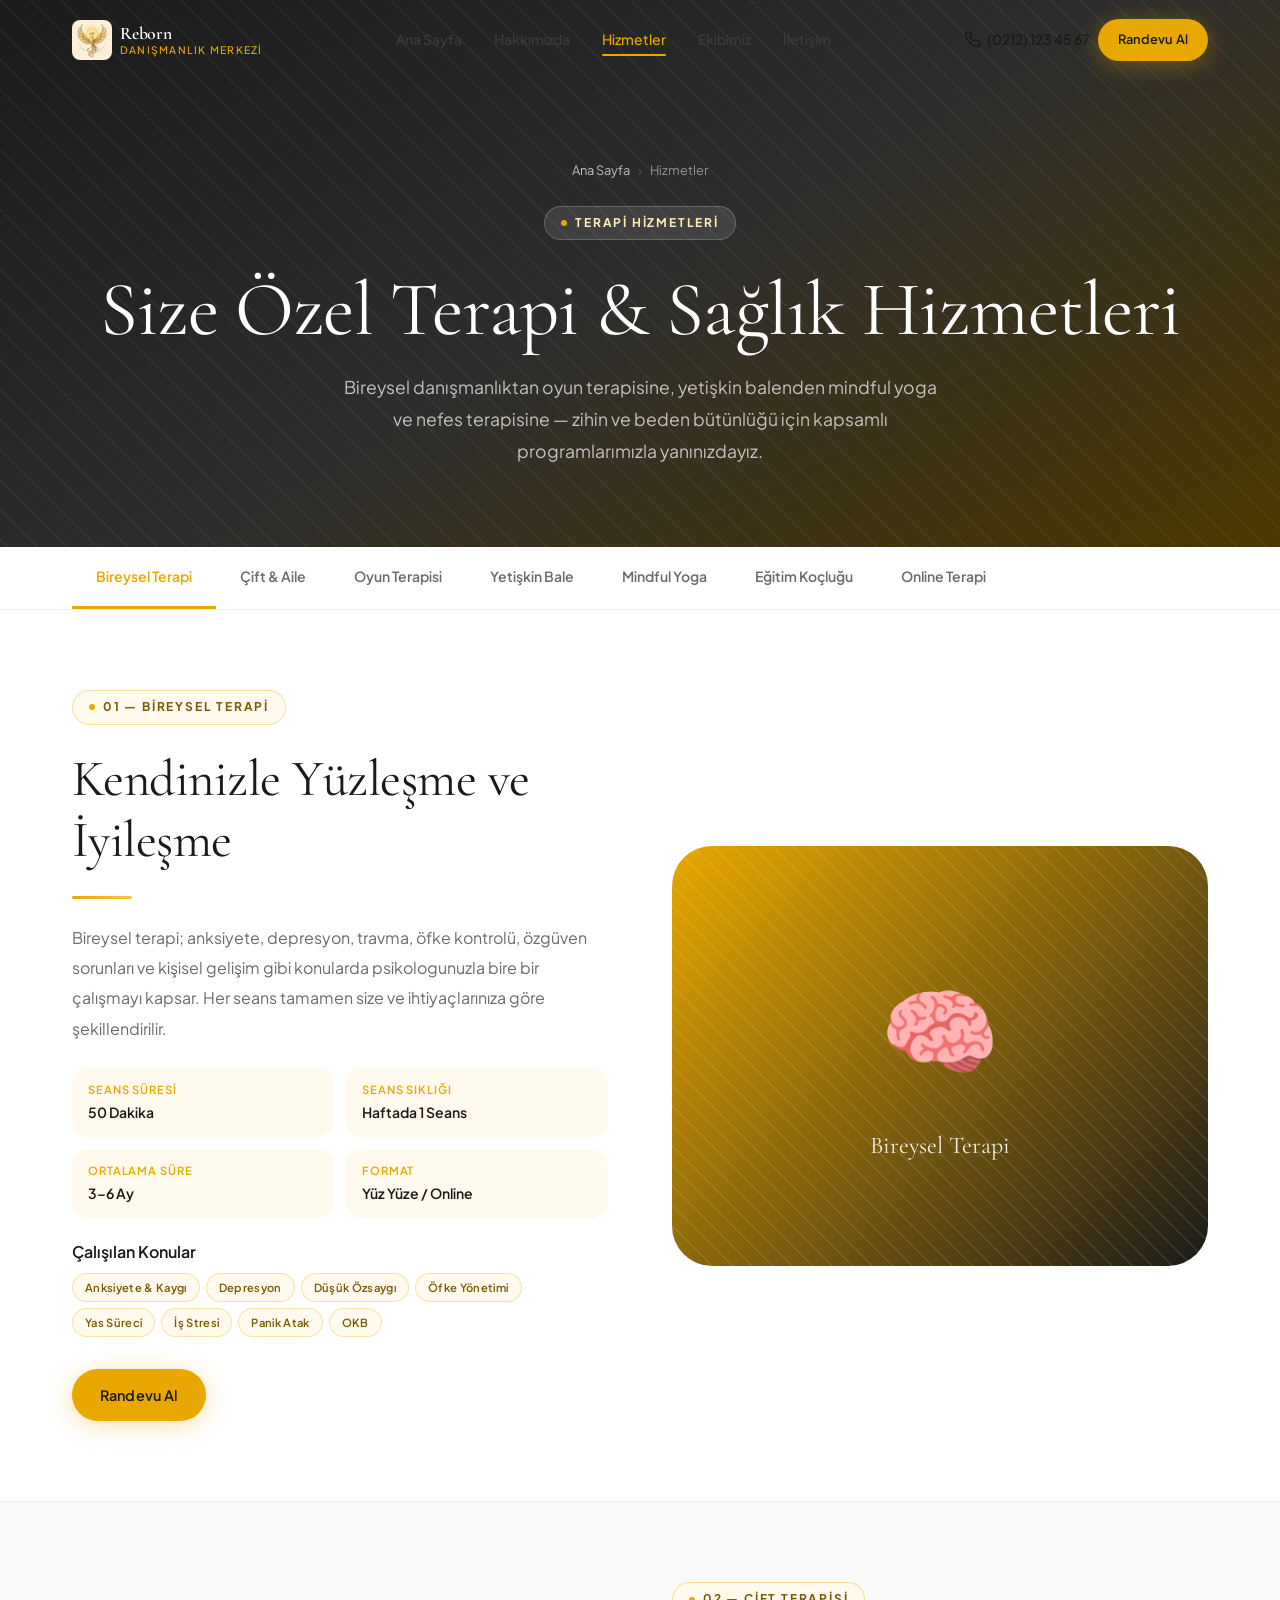
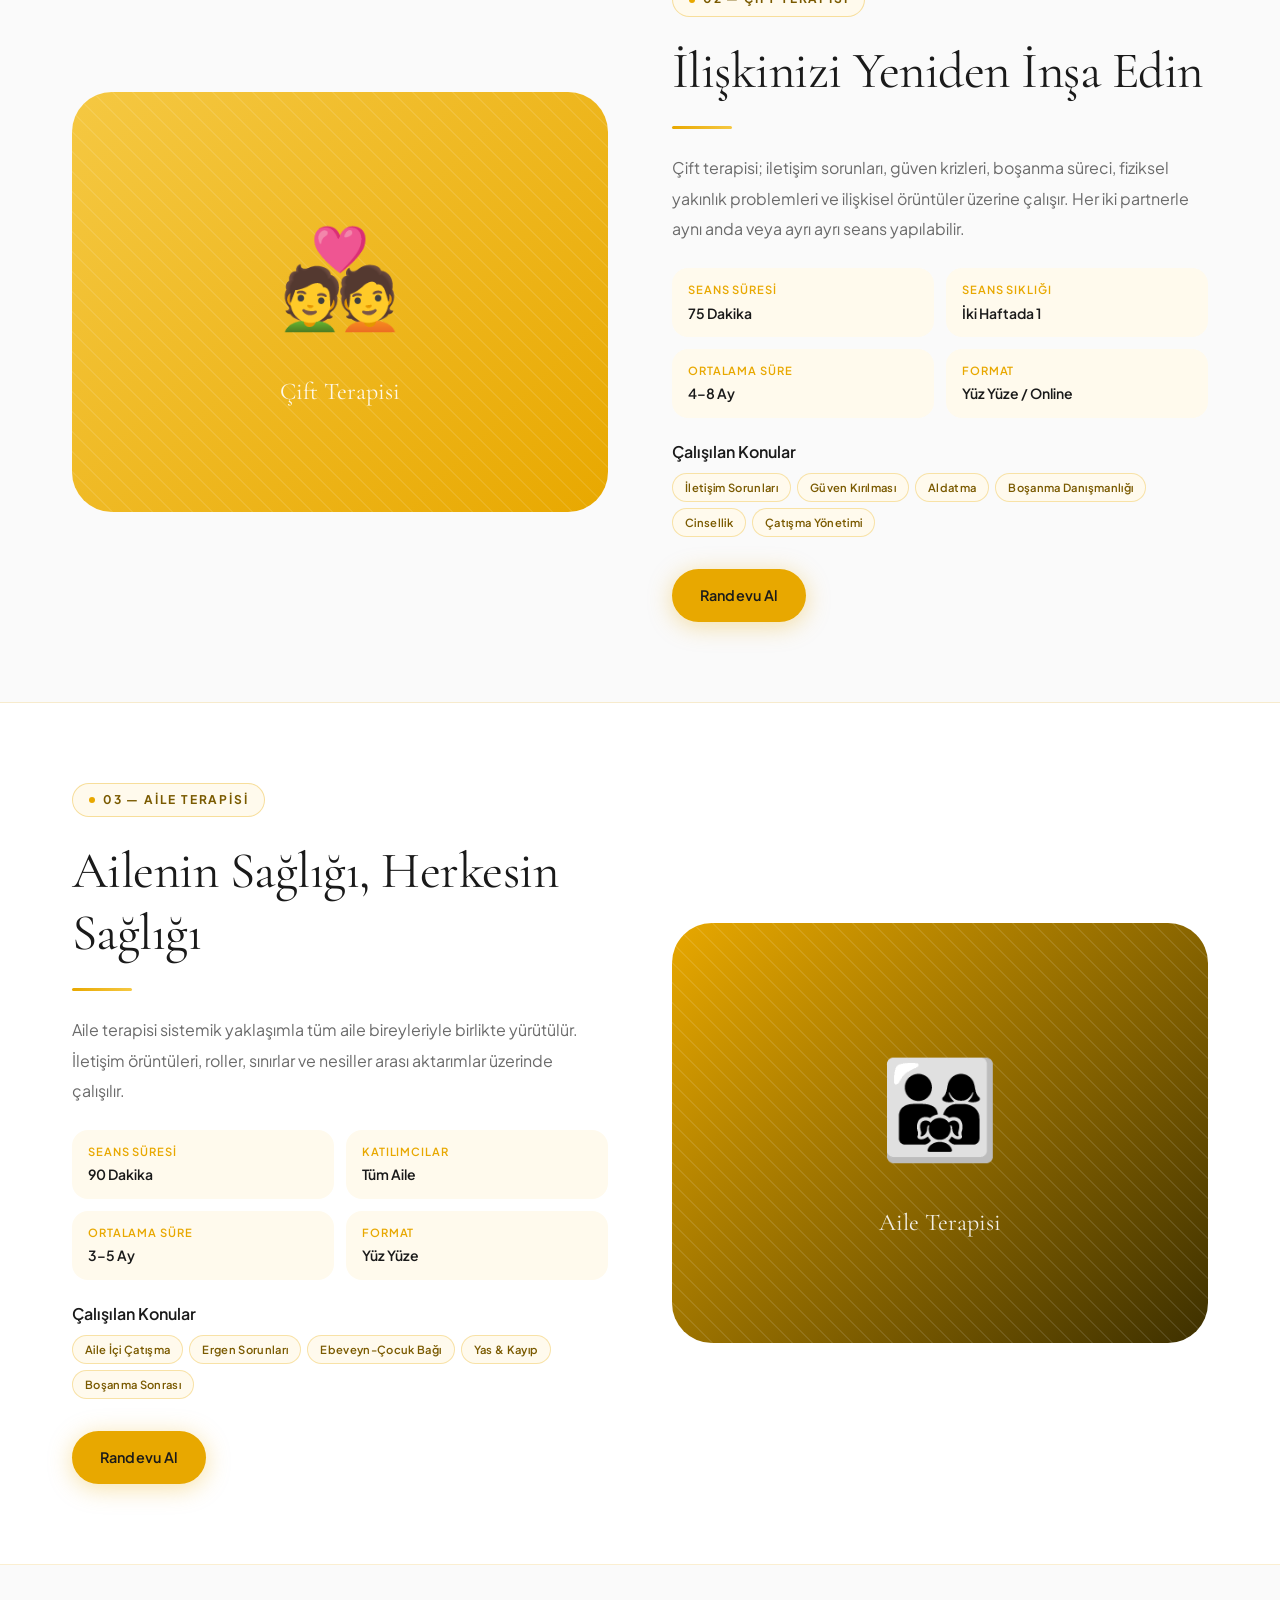
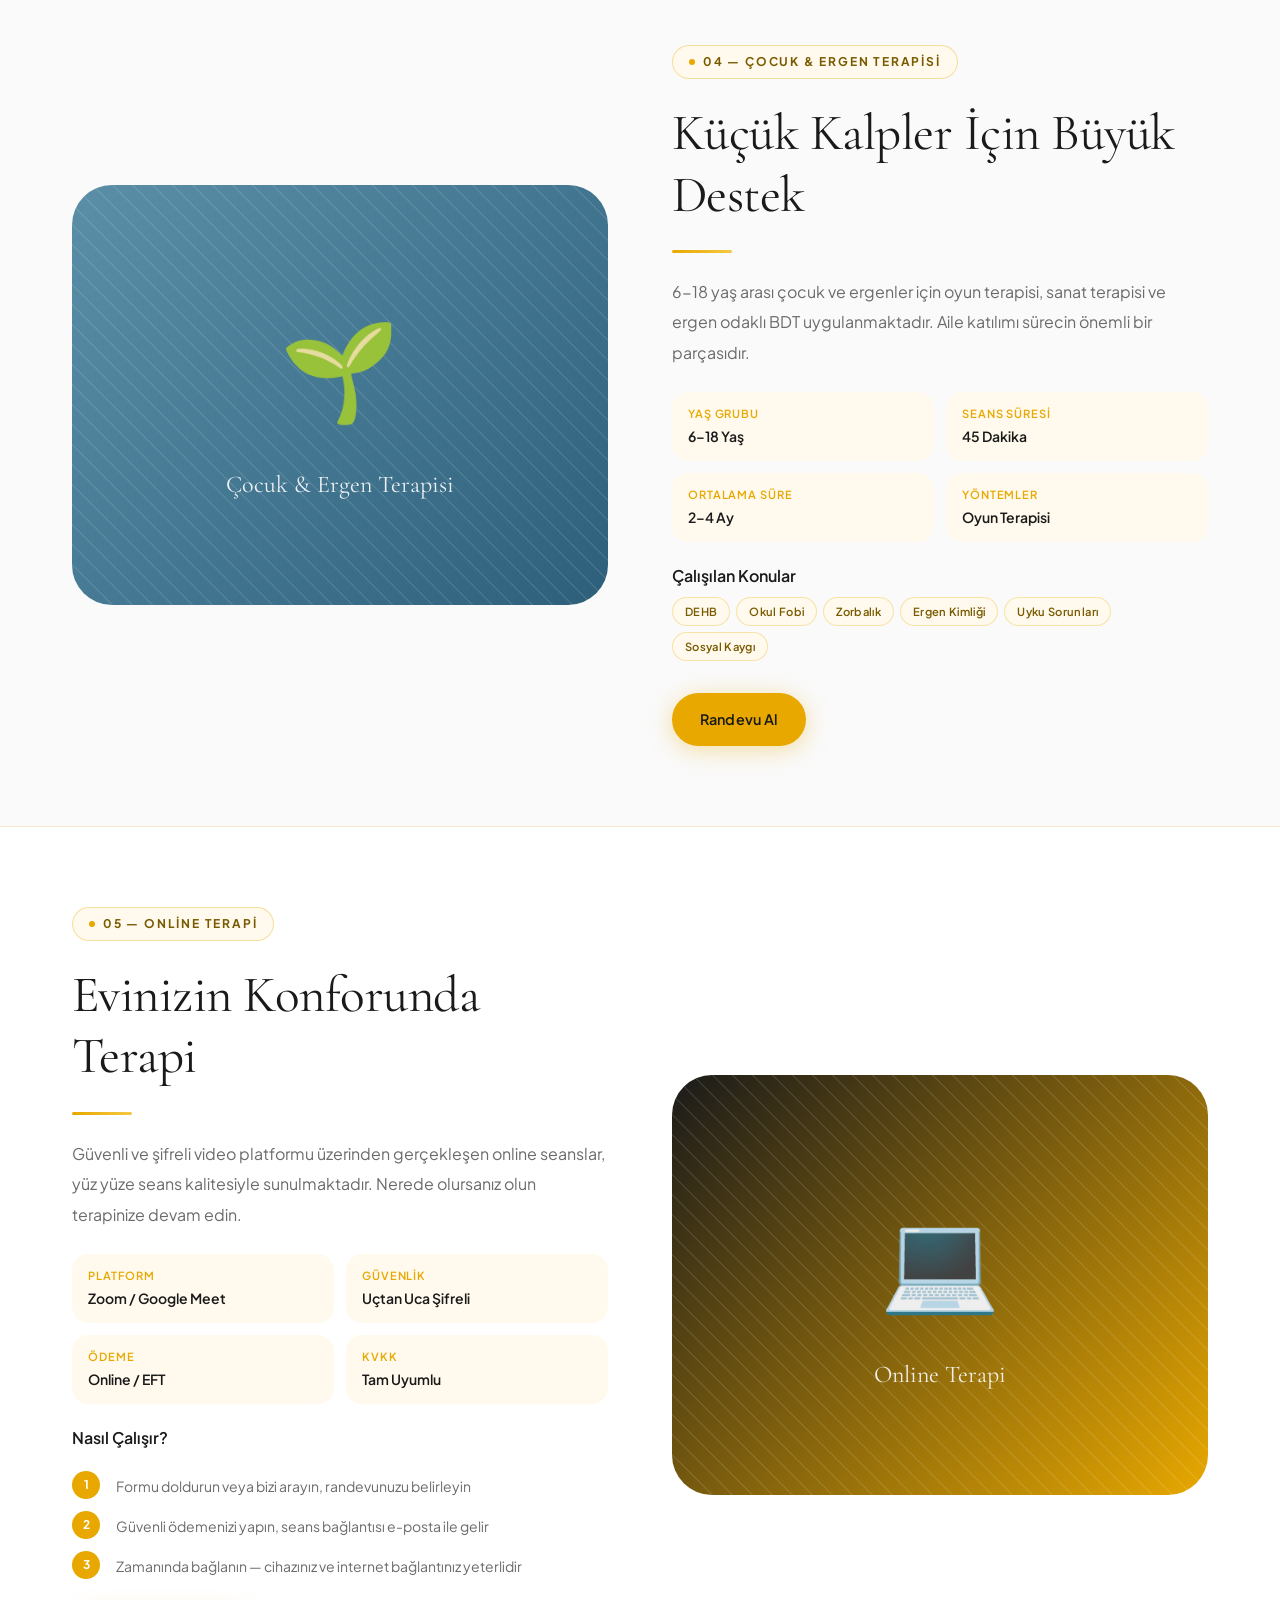
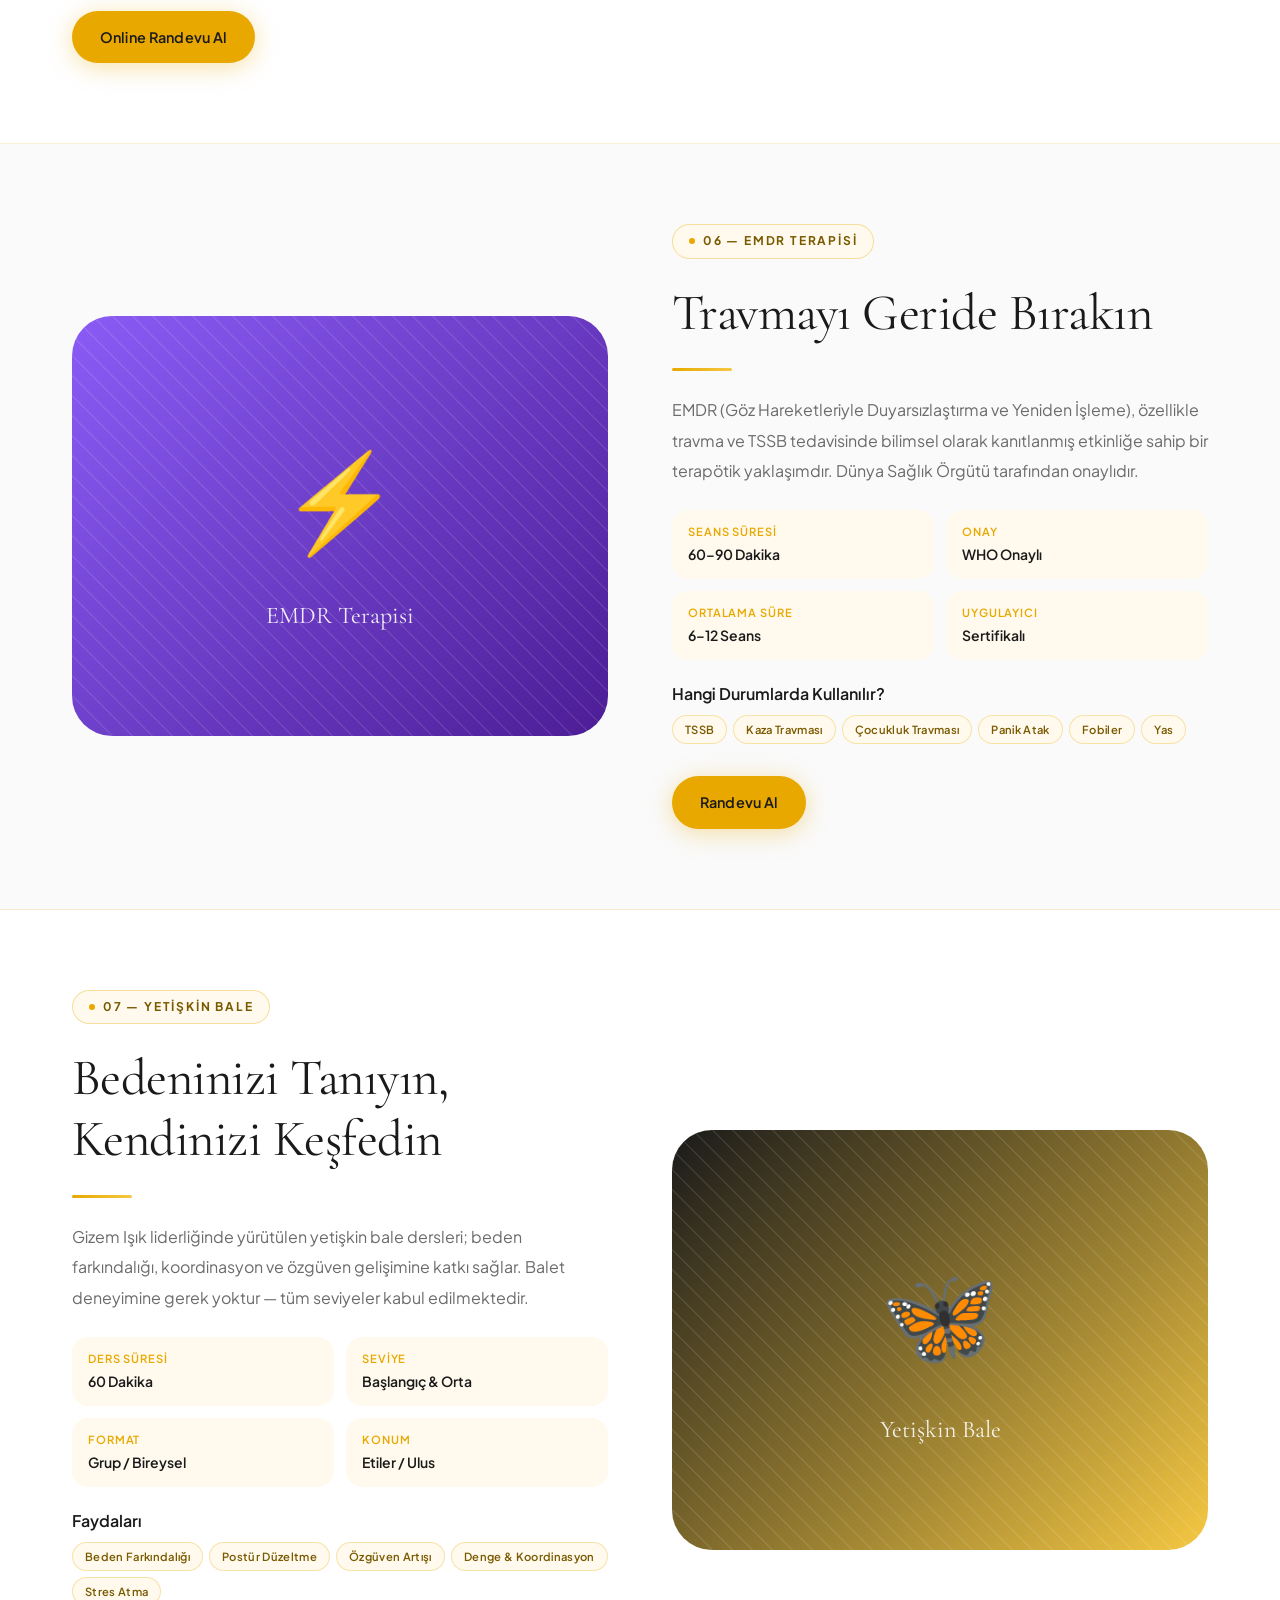
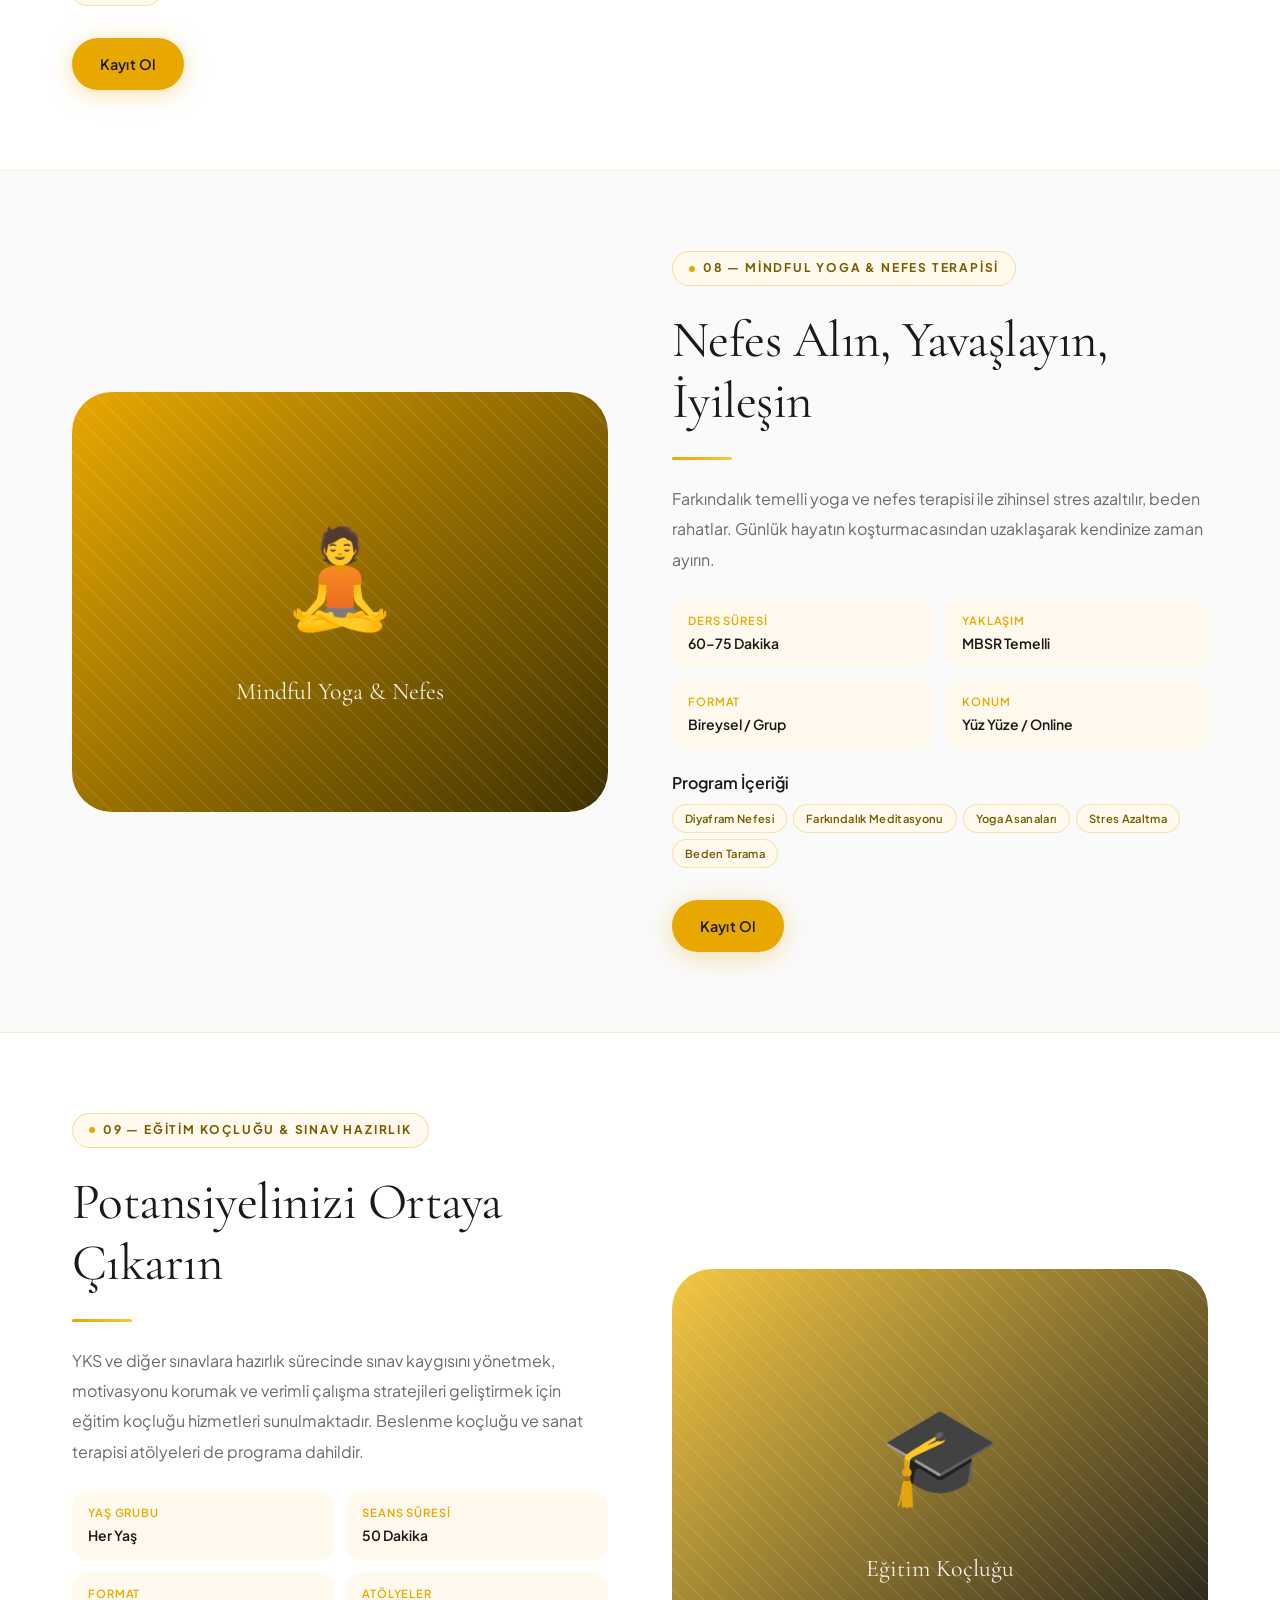
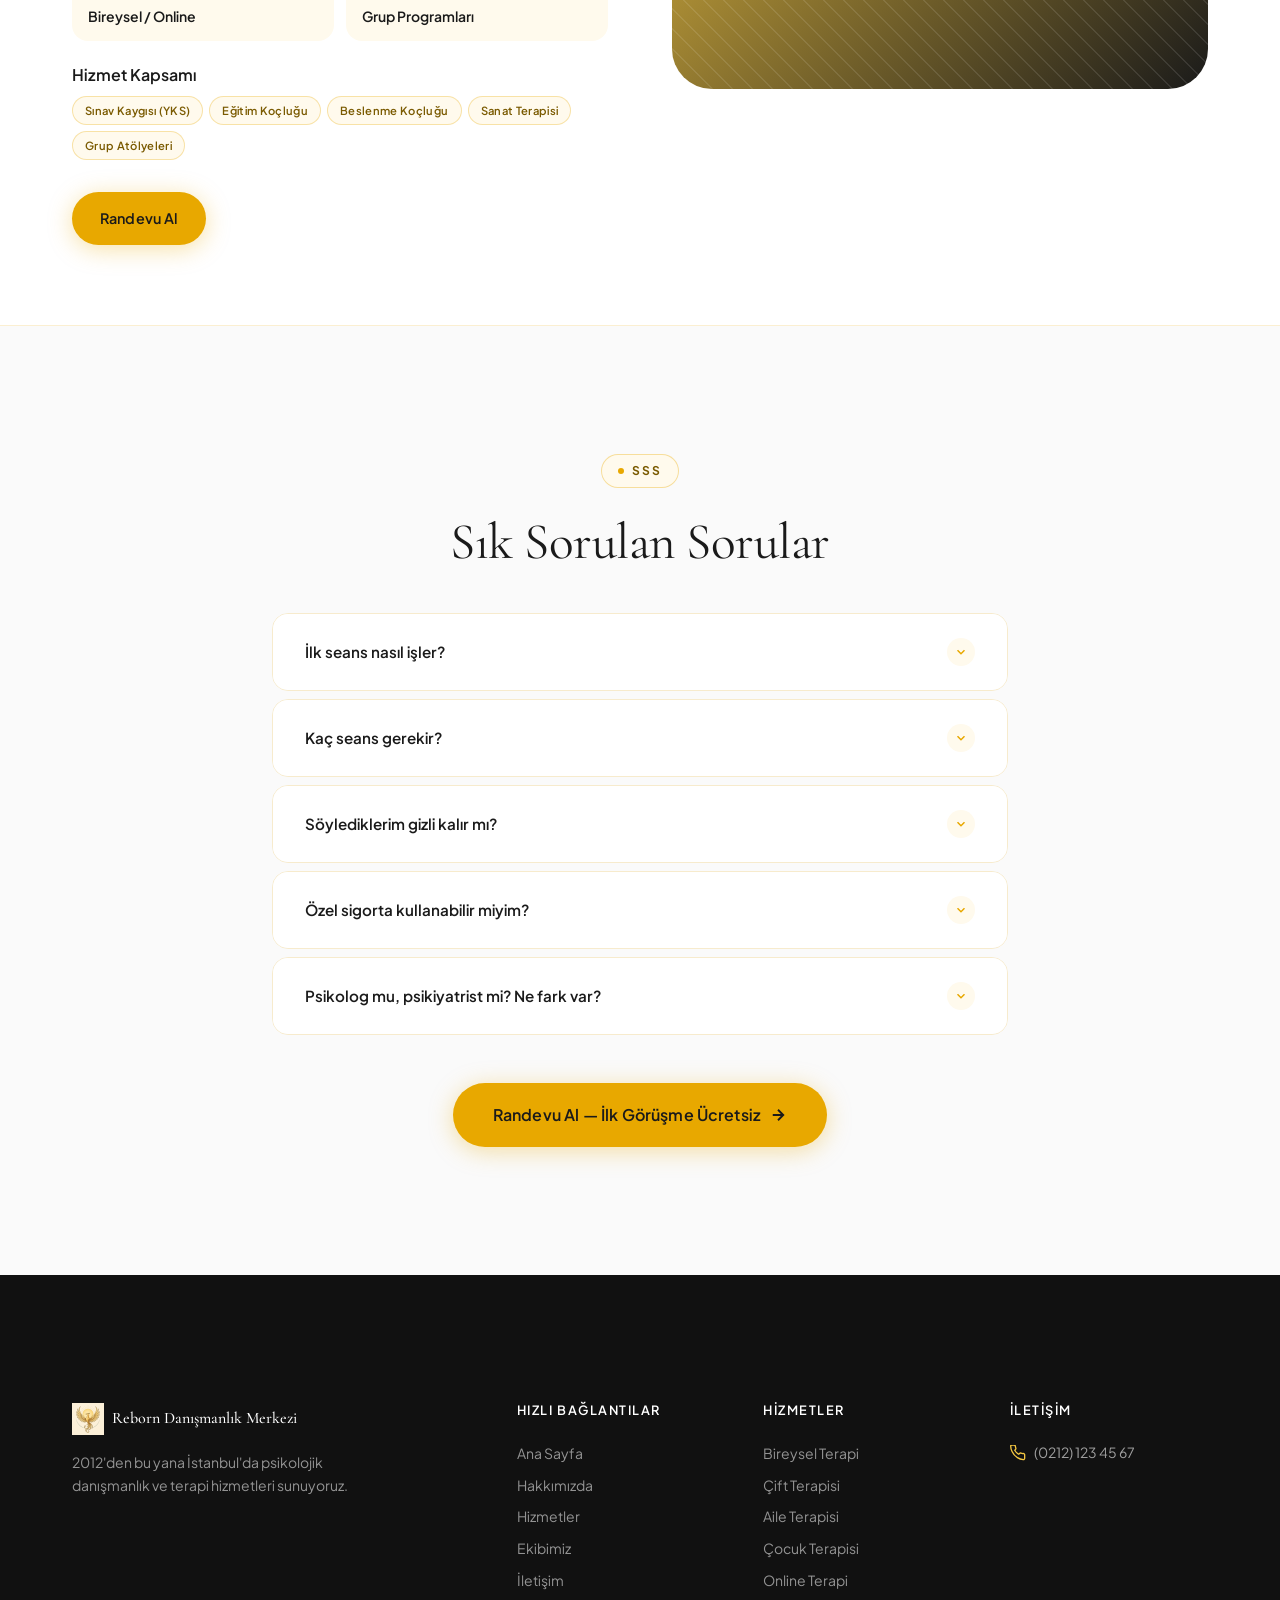
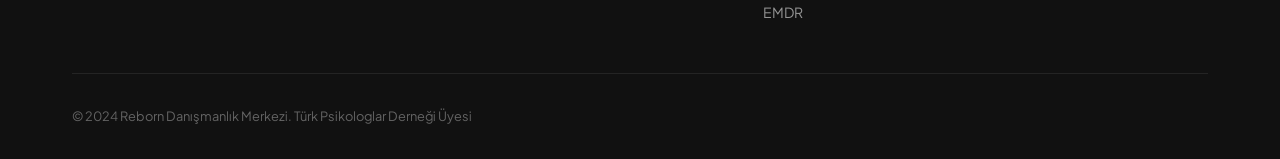
<file: hizmetler.html>
﻿<!DOCTYPE html>
<html lang="tr">
<head>
  <meta charset="UTF-8" />
  <meta name="viewport" content="width=device-width, initial-scale=1.0" />
  <title>Hizmetler — Reborn Danışmanlık Merkezi</title>
  <meta name="description" content="Bireysel terapi, çift terapisi, aile terapisi, çocuk terapisi, online terapi ve EMDR hizmetleri. Reborn Danışmanlık Merkezi uzman psikologlarıyla yanınızda." />
  <link rel="stylesheet" href="styles.css" />
  <link rel="icon" href="data:image/svg+xml,<svg xmlns='http://www.w3.org/2000/svg' viewBox='0 0 32 32'><rect width='32' height='32' rx='8' fill='%234A6741'/><text y='22' x='7' font-size='18' font-family='Georgia,serif' fill='white'>R</text></svg>" />
  <style>
    .service-section { padding: 5rem 0; border-bottom: 1px solid var(--border); }
    .service-section:last-child { border-bottom: none; }
    .service-section:nth-child(even) { background: var(--cream); }
    .service-section:nth-child(odd) { background: var(--white); }
    .service-layout { display: grid; grid-template-columns: 1fr 1fr; gap: 4rem; align-items: center; }
    .service-layout.reverse { direction: rtl; }
    .service-layout.reverse > * { direction: ltr; }
    .service-visual { border-radius: var(--r-xl); overflow: hidden; height: 420px; display: flex; align-items: center; justify-content: center; position: relative; }
    .service-visual-inner { text-align: center; position: relative; z-index: 1; }
    .service-emoji { font-size: 6rem; display: block; margin-bottom: 1rem; }
    .service-visual-title { font-family: var(--font-serif); font-size: 1.5rem; font-weight: 400; color: rgba(255,255,255,0.9); }
    .service-details { display: flex; flex-direction: column; gap: 1rem; }
    .service-info-grid { display: grid; grid-template-columns: 1fr 1fr; gap: 0.75rem; margin: 1.5rem 0; }
    .service-info-item { background: var(--sage-mist); border-radius: var(--r-md); padding: 0.75rem 1rem; }
    .service-info-label { font-size: 0.7rem; font-weight: 600; letter-spacing: 0.08em; text-transform: uppercase; color: var(--sage); margin-bottom: 2px; }
    .service-info-value { font-size: 0.875rem; font-weight: 600; color: var(--forest); }
    .process-steps { display: flex; flex-direction: column; gap: 0.75rem; margin: 1rem 0; }
    .process-step { display: flex; align-items: flex-start; gap: 1rem; }
    .step-num { width: 28px; height: 28px; background: var(--sage); color: white; border-radius: 50%; display: flex; align-items: center; justify-content: center; font-size: 0.75rem; font-weight: 700; flex-shrink: 0; }
    .step-text { font-size: 0.875rem; color: var(--muted); line-height: 1.6; padding-top: 4px; }
    @media (max-width: 768px) {
      .service-layout, .service-layout.reverse { grid-template-columns: 1fr; direction: ltr; }
      .service-visual { height: 250px; }
    }
  </style>
</head>
<body>

  <!-- NAV -->
  <nav class="nav" id="navbar">
    <div class="nav-inner">
      <a href="index.html" class="nav-logo">
        <div class="nav-logo-icon" style="background:transparent;padding:0;overflow:hidden">
          <img src="assets/images/logo.png" alt="Reborn Logo" style="width:40px;height:40px;object-fit:contain" />
        </div>
        <div class="nav-logo-text">
          <span class="nav-logo-title">Reborn</span>
          <span class="nav-logo-sub">Danışmanlık Merkezi</span>
        </div>
      </a>
      <div class="nav-links">
        <a href="index.html" class="nav-link">Ana Sayfa</a>
        <a href="hakkimizda.html" class="nav-link">Hakkımızda</a>
        <a href="hizmetler.html" class="nav-link active">Hizmetler</a>
        <a href="ekibimiz.html" class="nav-link">Ekibimiz</a>
        <a href="iletisim.html" class="nav-link">İletişim</a>
      </div>
      <div class="nav-cta">
        <a href="tel:+902121234567" class="nav-phone">
          <svg width="16" height="16" viewBox="0 0 24 24" fill="none" stroke="currentColor" stroke-width="2.5"><path d="M22 16.92v3a2 2 0 01-2.18 2 19.79 19.79 0 01-8.63-3.07A19.5 19.5 0 013.07 9.81 19.79 19.79 0 011 1.22 2 2 0 013 0h3a2 2 0 012 1.72c.127.96.361 1.903.7 2.81a2 2 0 01-.45 2.11L7.09 7.91a16 16 0 006 6l1.27-1.27a2 2 0 012.11-.45c.907.339 1.85.573 2.81.7A2 2 0 0122 14.92z"/></svg>
          (0212) 123 45 67
        </a>
        <a href="iletisim.html" class="btn btn-primary btn-sm">Randevu Al</a>
      </div>
      <button class="hamburger" id="hamburger"><span></span><span></span><span></span></button>
    </div>
  </nav>
  <div class="mobile-menu" id="mobileMenu">
    <a href="index.html" class="nav-link">Ana Sayfa</a>
    <a href="hakkimizda.html" class="nav-link">Hakkımızda</a>
    <a href="hizmetler.html" class="nav-link">Hizmetler</a>
    <a href="ekibimiz.html" class="nav-link">Ekibimiz</a>
    <a href="iletisim.html" class="nav-link">İletişim</a>
    <a href="iletisim.html" class="btn btn-primary w-full" style="margin-top:8px">Randevu Al</a>
  </div>

  <!-- PAGE HEADER -->
  <section class="page-header">
    <div class="container">
      <nav class="breadcrumb">
        <a href="index.html">Ana Sayfa</a>
        <span class="breadcrumb-sep">›</span>
        <span>Hizmetler</span>
      </nav>
      <span class="section-label" style="background:rgba(255,255,255,0.1);border-color:rgba(255,255,255,0.2);color:var(--gold-light)">Terapi Hizmetleri</span>
      <h1>Size Özel Terapi & Sağlık Hizmetleri</h1>
      <p>Bireysel danışmanlıktan oyun terapisine, yetişkin balenden mindful yoga ve nefes terapisine — zihin ve beden bütünlüğü için kapsamlı programlarımızla yanınızdayız.</p>
    </div>
  </section>

  <!-- HIZMET NAV -->
  <div style="background:var(--white);border-bottom:1px solid var(--border);position:sticky;top:80px;z-index:100;overflow-x:auto">
    <div class="container" style="padding-top:0;padding-bottom:0">
      <div style="display:flex;gap:0;overflow-x:auto;scrollbar-width:none">
        <a href="#bireysel" style="padding:1.1rem 1.5rem;font-size:0.875rem;font-weight:600;color:var(--muted);white-space:nowrap;border-bottom:3px solid transparent;transition:all 0.2s;text-decoration:none" class="service-nav-link">Bireysel Terapi</a>
        <a href="#cift" style="padding:1.1rem 1.5rem;font-size:0.875rem;font-weight:600;color:var(--muted);white-space:nowrap;border-bottom:3px solid transparent;transition:all 0.2s;text-decoration:none" class="service-nav-link">Çift & Aile</a>
        <a href="#cocuk" style="padding:1.1rem 1.5rem;font-size:0.875rem;font-weight:600;color:var(--muted);white-space:nowrap;border-bottom:3px solid transparent;transition:all 0.2s;text-decoration:none" class="service-nav-link">Oyun Terapisi</a>
        <a href="#bale" style="padding:1.1rem 1.5rem;font-size:0.875rem;font-weight:600;color:var(--muted);white-space:nowrap;border-bottom:3px solid transparent;transition:all 0.2s;text-decoration:none" class="service-nav-link">Yetişkin Bale</a>
        <a href="#yoga" style="padding:1.1rem 1.5rem;font-size:0.875rem;font-weight:600;color:var(--muted);white-space:nowrap;border-bottom:3px solid transparent;transition:all 0.2s;text-decoration:none" class="service-nav-link">Mindful Yoga</a>
        <a href="#egitim" style="padding:1.1rem 1.5rem;font-size:0.875rem;font-weight:600;color:var(--muted);white-space:nowrap;border-bottom:3px solid transparent;transition:all 0.2s;text-decoration:none" class="service-nav-link">Eğitim Koçluğu</a>
        <a href="#online" style="padding:1.1rem 1.5rem;font-size:0.875rem;font-weight:600;color:var(--muted);white-space:nowrap;border-bottom:3px solid transparent;transition:all 0.2s;text-decoration:none" class="service-nav-link">Online Terapi</a>
      </div>
    </div>
  </div>

  <!-- BİREYSEL TERAPİ -->
  <section class="service-section" id="bireysel">
    <div class="container">
      <div class="service-layout">
        <div class="reveal">
          <span class="section-label">01 — Bireysel Terapi</span>
          <h2>Kendinizle Yüzleşme ve İyileşme</h2>
          <div class="divider"></div>
          <p style="color:var(--muted);line-height:1.9">
            Bireysel terapi; anksiyete, depresyon, travma, öfke kontrolü, özgüven sorunları ve kişisel gelişim gibi konularda psikologunuzla bire bir çalışmayı kapsar. Her seans tamamen size ve ihtiyaçlarınıza göre şekillendirilir.
          </p>
          <div class="service-info-grid">
            <div class="service-info-item">
              <div class="service-info-label">Seans Süresi</div>
              <div class="service-info-value">50 Dakika</div>
            </div>
            <div class="service-info-item">
              <div class="service-info-label">Seans Sıklığı</div>
              <div class="service-info-value">Haftada 1 Seans</div>
            </div>
            <div class="service-info-item">
              <div class="service-info-label">Ortalama Süre</div>
              <div class="service-info-value">3–6 Ay</div>
            </div>
            <div class="service-info-item">
              <div class="service-info-label">Format</div>
              <div class="service-info-value">Yüz Yüze / Online</div>
            </div>
          </div>
          <div style="margin-top:1rem">
            <h5 style="text-transform:none;letter-spacing:0;font-family:var(--font-sans);color:var(--forest);margin-bottom:0.75rem">Çalışılan Konular</h5>
            <div style="display:flex;flex-wrap:wrap;gap:6px">
              <span class="tag">Anksiyete & Kaygı</span>
              <span class="tag">Depresyon</span>
              <span class="tag">Düşük Özsaygı</span>
              <span class="tag">Öfke Yönetimi</span>
              <span class="tag">Yas Süreci</span>
              <span class="tag">İş Stresi</span>
              <span class="tag">Panik Atak</span>
              <span class="tag">OKB</span>
            </div>
          </div>
          <div style="margin-top:2rem">
            <a href="iletisim.html?hizmet=bireysel" class="btn btn-primary">Randevu Al</a>
          </div>
        </div>
        <div class="reveal reveal-delay-2">
          <div class="service-visual" style="background:linear-gradient(135deg,#E8A800,#1A1A1A)">
            <div class="about-image-bg"></div>
            <div class="service-visual-inner">
              <span class="service-emoji">🧠</span>
              <p class="service-visual-title">Bireysel Terapi</p>
            </div>
          </div>
        </div>
      </div>
    </div>
  </section>

  <!-- ÇİFT TERAPİSİ -->
  <section class="service-section" id="cift">
    <div class="container">
      <div class="service-layout reverse">
        <div class="reveal">
          <span class="section-label">02 — Çift Terapisi</span>
          <h2>İlişkinizi Yeniden İnşa Edin</h2>
          <div class="divider"></div>
          <p style="color:var(--muted);line-height:1.9">
            Çift terapisi; iletişim sorunları, güven krizleri, boşanma süreci, fiziksel yakınlık problemleri ve ilişkisel örüntüler üzerine çalışır. Her iki partnerle aynı anda veya ayrı ayrı seans yapılabilir.
          </p>
          <div class="service-info-grid">
            <div class="service-info-item">
              <div class="service-info-label">Seans Süresi</div>
              <div class="service-info-value">75 Dakika</div>
            </div>
            <div class="service-info-item">
              <div class="service-info-label">Seans Sıklığı</div>
              <div class="service-info-value">İki Haftada 1</div>
            </div>
            <div class="service-info-item">
              <div class="service-info-label">Ortalama Süre</div>
              <div class="service-info-value">4–8 Ay</div>
            </div>
            <div class="service-info-item">
              <div class="service-info-label">Format</div>
              <div class="service-info-value">Yüz Yüze / Online</div>
            </div>
          </div>
          <div style="margin-top:1rem">
            <h5 style="text-transform:none;letter-spacing:0;font-family:var(--font-sans);color:var(--forest);margin-bottom:0.75rem">Çalışılan Konular</h5>
            <div style="display:flex;flex-wrap:wrap;gap:6px">
              <span class="tag">İletişim Sorunları</span>
              <span class="tag">Güven Kırılması</span>
              <span class="tag">Aldatma</span>
              <span class="tag">Boşanma Danışmanlığı</span>
              <span class="tag">Cinsellik</span>
              <span class="tag">Çatışma Yönetimi</span>
            </div>
          </div>
          <div style="margin-top:2rem">
            <a href="iletisim.html?hizmet=cift" class="btn btn-primary">Randevu Al</a>
          </div>
        </div>
        <div class="reveal reveal-delay-2">
          <div class="service-visual" style="background:linear-gradient(135deg,#F5C842,#E8A800)">
            <div class="about-image-bg"></div>
            <div class="service-visual-inner">
              <span class="service-emoji">💑</span>
              <p class="service-visual-title">Çift Terapisi</p>
            </div>
          </div>
        </div>
      </div>
    </div>
  </section>

  <!-- AİLE TERAPİSİ -->
  <section class="service-section" id="aile">
    <div class="container">
      <div class="service-layout">
        <div class="reveal">
          <span class="section-label">03 — Aile Terapisi</span>
          <h2>Ailenin Sağlığı, Herkesin Sağlığı</h2>
          <div class="divider"></div>
          <p style="color:var(--muted);line-height:1.9">
            Aile terapisi sistemik yaklaşımla tüm aile bireyleriyle birlikte yürütülür. İletişim örüntüleri, roller, sınırlar ve nesiller arası aktarımlar üzerinde çalışılır.
          </p>
          <div class="service-info-grid">
            <div class="service-info-item">
              <div class="service-info-label">Seans Süresi</div>
              <div class="service-info-value">90 Dakika</div>
            </div>
            <div class="service-info-item">
              <div class="service-info-label">Katılımcılar</div>
              <div class="service-info-value">Tüm Aile</div>
            </div>
            <div class="service-info-item">
              <div class="service-info-label">Ortalama Süre</div>
              <div class="service-info-value">3–5 Ay</div>
            </div>
            <div class="service-info-item">
              <div class="service-info-label">Format</div>
              <div class="service-info-value">Yüz Yüze</div>
            </div>
          </div>
          <div style="margin-top:1rem">
            <h5 style="text-transform:none;letter-spacing:0;font-family:var(--font-sans);color:var(--forest);margin-bottom:0.75rem">Çalışılan Konular</h5>
            <div style="display:flex;flex-wrap:wrap;gap:6px">
              <span class="tag">Aile İçi Çatışma</span>
              <span class="tag">Ergen Sorunları</span>
              <span class="tag">Ebeveyn-Çocuk Bağı</span>
              <span class="tag">Yas & Kayıp</span>
              <span class="tag">Boşanma Sonrası</span>
            </div>
          </div>
          <div style="margin-top:2rem">
            <a href="iletisim.html?hizmet=aile" class="btn btn-primary">Randevu Al</a>
          </div>
        </div>
        <div class="reveal reveal-delay-2">
          <div class="service-visual" style="background:linear-gradient(135deg,#E8A800,#3D3000)">
            <div class="about-image-bg"></div>
            <div class="service-visual-inner">
              <span class="service-emoji">👨‍👩‍👧</span>
              <p class="service-visual-title">Aile Terapisi</p>
            </div>
          </div>
        </div>
      </div>
    </div>
  </section>

  <!-- ÇOCUK & ERGEN -->
  <section class="service-section" id="cocuk">
    <div class="container">
      <div class="service-layout reverse">
        <div class="reveal">
          <span class="section-label">04 — Çocuk & Ergen Terapisi</span>
          <h2>Küçük Kalpler İçin Büyük Destek</h2>
          <div class="divider"></div>
          <p style="color:var(--muted);line-height:1.9">
            6-18 yaş arası çocuk ve ergenler için oyun terapisi, sanat terapisi ve ergen odaklı BDT uygulanmaktadır. Aile katılımı sürecin önemli bir parçasıdır.
          </p>
          <div class="service-info-grid">
            <div class="service-info-item">
              <div class="service-info-label">Yaş Grubu</div>
              <div class="service-info-value">6–18 Yaş</div>
            </div>
            <div class="service-info-item">
              <div class="service-info-label">Seans Süresi</div>
              <div class="service-info-value">45 Dakika</div>
            </div>
            <div class="service-info-item">
              <div class="service-info-label">Ortalama Süre</div>
              <div class="service-info-value">2–4 Ay</div>
            </div>
            <div class="service-info-item">
              <div class="service-info-label">Yöntemler</div>
              <div class="service-info-value">Oyun Terapisi</div>
            </div>
          </div>
          <div style="margin-top:1rem">
            <h5 style="text-transform:none;letter-spacing:0;font-family:var(--font-sans);color:var(--forest);margin-bottom:0.75rem">Çalışılan Konular</h5>
            <div style="display:flex;flex-wrap:wrap;gap:6px">
              <span class="tag">DEHB</span>
              <span class="tag">Okul Fobi</span>
              <span class="tag">Zorbalık</span>
              <span class="tag">Ergen Kimliği</span>
              <span class="tag">Uyku Sorunları</span>
              <span class="tag">Sosyal Kaygı</span>
            </div>
          </div>
          <div style="margin-top:2rem">
            <a href="iletisim.html?hizmet=cocuk" class="btn btn-primary">Randevu Al</a>
          </div>
        </div>
        <div class="reveal reveal-delay-2">
          <div class="service-visual" style="background:linear-gradient(135deg,#5B8FA8,#2D5F7A)">
            <div class="about-image-bg"></div>
            <div class="service-visual-inner">
              <span class="service-emoji">🌱</span>
              <p class="service-visual-title">Çocuk & Ergen Terapisi</p>
            </div>
          </div>
        </div>
      </div>
    </div>
  </section>

  <!-- ONLİNE TERAPİ -->
  <section class="service-section" id="online">
    <div class="container">
      <div class="service-layout">
        <div class="reveal">
          <span class="section-label">05 — Online Terapi</span>
          <h2>Evinizin Konforunda Terapi</h2>
          <div class="divider"></div>
          <p style="color:var(--muted);line-height:1.9">
            Güvenli ve şifreli video platformu üzerinden gerçekleşen online seanslar, yüz yüze seans kalitesiyle sunulmaktadır. Nerede olursanız olun terapinize devam edin.
          </p>
          <div class="service-info-grid">
            <div class="service-info-item">
              <div class="service-info-label">Platform</div>
              <div class="service-info-value">Zoom / Google Meet</div>
            </div>
            <div class="service-info-item">
              <div class="service-info-label">Güvenlik</div>
              <div class="service-info-value">Uçtan Uca Şifreli</div>
            </div>
            <div class="service-info-item">
              <div class="service-info-label">Ödeme</div>
              <div class="service-info-value">Online / EFT</div>
            </div>
            <div class="service-info-item">
              <div class="service-info-label">KVKK</div>
              <div class="service-info-value">Tam Uyumlu</div>
            </div>
          </div>
          <div class="process-steps" style="margin-top:1.5rem">
            <h5 style="text-transform:none;letter-spacing:0;font-family:var(--font-sans);color:var(--forest);margin-bottom:0.75rem">Nasıl Çalışır?</h5>
            <div class="process-step">
              <div class="step-num">1</div>
              <div class="step-text">Formu doldurun veya bizi arayın, randevunuzu belirleyin</div>
            </div>
            <div class="process-step">
              <div class="step-num">2</div>
              <div class="step-text">Güvenli ödemenizi yapın, seans bağlantısı e-posta ile gelir</div>
            </div>
            <div class="process-step">
              <div class="step-num">3</div>
              <div class="step-text">Zamanında bağlanın — cihazınız ve internet bağlantınız yeterlidir</div>
            </div>
          </div>
          <div style="margin-top:2rem">
            <a href="iletisim.html?hizmet=online" class="btn btn-primary">Online Randevu Al</a>
          </div>
        </div>
        <div class="reveal reveal-delay-2">
          <div class="service-visual" style="background:linear-gradient(135deg,#1A1A1A,#E8A800)">
            <div class="about-image-bg"></div>
            <div class="service-visual-inner">
              <span class="service-emoji">💻</span>
              <p class="service-visual-title">Online Terapi</p>
            </div>
          </div>
        </div>
      </div>
    </div>
  </section>

  <!-- EMDR -->
  <section class="service-section" id="emdr">
    <div class="container">
      <div class="service-layout reverse">
        <div class="reveal">
          <span class="section-label">06 — EMDR Terapisi</span>
          <h2>Travmayı Geride Bırakın</h2>
          <div class="divider"></div>
          <p style="color:var(--muted);line-height:1.9">
            EMDR (Göz Hareketleriyle Duyarsızlaştırma ve Yeniden İşleme), özellikle travma ve TSSB tedavisinde bilimsel olarak kanıtlanmış etkinliğe sahip bir terapötik yaklaşımdır. Dünya Sağlık Örgütü tarafından onaylıdır.
          </p>
          <div class="service-info-grid">
            <div class="service-info-item">
              <div class="service-info-label">Seans Süresi</div>
              <div class="service-info-value">60–90 Dakika</div>
            </div>
            <div class="service-info-item">
              <div class="service-info-label">Onay</div>
              <div class="service-info-value">WHO Onaylı</div>
            </div>
            <div class="service-info-item">
              <div class="service-info-label">Ortalama Süre</div>
              <div class="service-info-value">6–12 Seans</div>
            </div>
            <div class="service-info-item">
              <div class="service-info-label">Uygulayıcı</div>
              <div class="service-info-value">Sertifikalı</div>
            </div>
          </div>
          <div style="margin-top:1rem">
            <h5 style="text-transform:none;letter-spacing:0;font-family:var(--font-sans);color:var(--forest);margin-bottom:0.75rem">Hangi Durumlarda Kullanılır?</h5>
            <div style="display:flex;flex-wrap:wrap;gap:6px">
              <span class="tag">TSSB</span>
              <span class="tag">Kaza Travması</span>
              <span class="tag">Çocukluk Travması</span>
              <span class="tag">Panik Atak</span>
              <span class="tag">Fobiler</span>
              <span class="tag">Yas</span>
            </div>
          </div>
          <div style="margin-top:2rem">
            <a href="iletisim.html?hizmet=emdr" class="btn btn-primary">Randevu Al</a>
          </div>
        </div>
        <div class="reveal reveal-delay-2">
          <div class="service-visual" style="background:linear-gradient(135deg,#8B5CF6,#4C1D95)">
            <div class="about-image-bg"></div>
            <div class="service-visual-inner">
              <span class="service-emoji">⚡</span>
              <p class="service-visual-title">EMDR Terapisi</p>
            </div>
          </div>
        </div>
      </div>
    </div>
  </section>

  <!-- YETİŞKİN BALE -->
  <section class="service-section" id="bale">
    <div class="container">
      <div class="service-layout">
        <div class="reveal">
          <span class="section-label">07 — Yetişkin Bale</span>
          <h2>Bedeninizi Tanıyın, Kendinizi Keşfedin</h2>
          <div class="divider"></div>
          <p style="color:var(--muted);line-height:1.9">
            Gizem Işık liderliğinde yürütülen yetişkin bale dersleri; beden farkındalığı, koordinasyon ve özgüven gelişimine katkı sağlar. Balet deneyimine gerek yoktur — tüm seviyeler kabul edilmektedir.
          </p>
          <div class="service-info-grid">
            <div class="service-info-item">
              <div class="service-info-label">Ders Süresi</div>
              <div class="service-info-value">60 Dakika</div>
            </div>
            <div class="service-info-item">
              <div class="service-info-label">Seviye</div>
              <div class="service-info-value">Başlangıç & Orta</div>
            </div>
            <div class="service-info-item">
              <div class="service-info-label">Format</div>
              <div class="service-info-value">Grup / Bireysel</div>
            </div>
            <div class="service-info-item">
              <div class="service-info-label">Konum</div>
              <div class="service-info-value">Etiler / Ulus</div>
            </div>
          </div>
          <div style="margin-top:1rem">
            <h5 style="text-transform:none;letter-spacing:0;font-family:var(--font-sans);color:var(--forest);margin-bottom:0.75rem">Faydaları</h5>
            <div style="display:flex;flex-wrap:wrap;gap:6px">
              <span class="tag">Beden Farkındalığı</span>
              <span class="tag">Postür Düzeltme</span>
              <span class="tag">Özgüven Artışı</span>
              <span class="tag">Denge & Koordinasyon</span>
              <span class="tag">Stres Atma</span>
            </div>
          </div>
          <div style="margin-top:2rem">
            <a href="iletisim.html" class="btn btn-primary">Kayıt Ol</a>
          </div>
        </div>
        <div class="reveal reveal-delay-2">
          <div class="service-visual" style="background:linear-gradient(135deg,#1A1A1A,#F5C842)">
            <div class="about-image-bg"></div>
            <div class="service-visual-inner">
              <span class="service-emoji">🦋</span>
              <p class="service-visual-title">Yetişkin Bale</p>
            </div>
          </div>
        </div>
      </div>
    </div>
  </section>

  <!-- MİNDFUL YOGA & NEFES TERAPİSİ -->
  <section class="service-section" id="yoga">
    <div class="container">
      <div class="service-layout reverse">
        <div class="reveal">
          <span class="section-label">08 — Mindful Yoga & Nefes Terapisi</span>
          <h2>Nefes Alın, Yavaşlayın, İyileşin</h2>
          <div class="divider"></div>
          <p style="color:var(--muted);line-height:1.9">
            Farkındalık temelli yoga ve nefes terapisi ile zihinsel stres azaltılır, beden rahatlar. Günlük hayatın koşturmacasından uzaklaşarak kendinize zaman ayırın.
          </p>
          <div class="service-info-grid">
            <div class="service-info-item">
              <div class="service-info-label">Ders Süresi</div>
              <div class="service-info-value">60–75 Dakika</div>
            </div>
            <div class="service-info-item">
              <div class="service-info-label">Yaklaşım</div>
              <div class="service-info-value">MBSR Temelli</div>
            </div>
            <div class="service-info-item">
              <div class="service-info-label">Format</div>
              <div class="service-info-value">Bireysel / Grup</div>
            </div>
            <div class="service-info-item">
              <div class="service-info-label">Konum</div>
              <div class="service-info-value">Yüz Yüze / Online</div>
            </div>
          </div>
          <div style="margin-top:1rem">
            <h5 style="text-transform:none;letter-spacing:0;font-family:var(--font-sans);color:var(--forest);margin-bottom:0.75rem">Program İçeriği</h5>
            <div style="display:flex;flex-wrap:wrap;gap:6px">
              <span class="tag">Diyafram Nefesi</span>
              <span class="tag">Farkındalık Meditasyonu</span>
              <span class="tag">Yoga Asanaları</span>
              <span class="tag">Stres Azaltma</span>
              <span class="tag">Beden Tarama</span>
            </div>
          </div>
          <div style="margin-top:2rem">
            <a href="iletisim.html" class="btn btn-primary">Kayıt Ol</a>
          </div>
        </div>
        <div class="reveal reveal-delay-2">
          <div class="service-visual" style="background:linear-gradient(135deg,#E8A800,#3D3000)">
            <div class="about-image-bg"></div>
            <div class="service-visual-inner">
              <span class="service-emoji">🧘</span>
              <p class="service-visual-title">Mindful Yoga & Nefes</p>
            </div>
          </div>
        </div>
      </div>
    </div>
  </section>

  <!-- EĞİTİM KOÇLUĞU & YKS -->
  <section class="service-section" id="egitim">
    <div class="container">
      <div class="service-layout">
        <div class="reveal">
          <span class="section-label">09 — Eğitim Koçluğu & Sınav Hazırlık</span>
          <h2>Potansiyelinizi Ortaya Çıkarın</h2>
          <div class="divider"></div>
          <p style="color:var(--muted);line-height:1.9">
            YKS ve diğer sınavlara hazırlık sürecinde sınav kaygısını yönetmek, motivasyonu korumak ve verimli çalışma stratejileri geliştirmek için eğitim koçluğu hizmetleri sunulmaktadır. Beslenme koçluğu ve sanat terapisi atölyeleri de programa dahildir.
          </p>
          <div class="service-info-grid">
            <div class="service-info-item">
              <div class="service-info-label">Yaş Grubu</div>
              <div class="service-info-value">Her Yaş</div>
            </div>
            <div class="service-info-item">
              <div class="service-info-label">Seans Süresi</div>
              <div class="service-info-value">50 Dakika</div>
            </div>
            <div class="service-info-item">
              <div class="service-info-label">Format</div>
              <div class="service-info-value">Bireysel / Online</div>
            </div>
            <div class="service-info-item">
              <div class="service-info-label">Atölyeler</div>
              <div class="service-info-value">Grup Programları</div>
            </div>
          </div>
          <div style="margin-top:1rem">
            <h5 style="text-transform:none;letter-spacing:0;font-family:var(--font-sans);color:var(--forest);margin-bottom:0.75rem">Hizmet Kapsamı</h5>
            <div style="display:flex;flex-wrap:wrap;gap:6px">
              <span class="tag">Sınav Kaygısı (YKS)</span>
              <span class="tag">Eğitim Koçluğu</span>
              <span class="tag">Beslenme Koçluğu</span>
              <span class="tag">Sanat Terapisi</span>
              <span class="tag">Grup Atölyeleri</span>
            </div>
          </div>
          <div style="margin-top:2rem">
            <a href="iletisim.html" class="btn btn-primary">Randevu Al</a>
          </div>
        </div>
        <div class="reveal reveal-delay-2">
          <div class="service-visual" style="background:linear-gradient(135deg,#F5C842,#1A1A1A)">
            <div class="about-image-bg"></div>
            <div class="service-visual-inner">
              <span class="service-emoji">🎓</span>
              <p class="service-visual-title">Eğitim Koçluğu</p>
            </div>
          </div>
        </div>
      </div>
    </div>
  </section>

  <!-- FAQ -->
  <section class="section" style="background:var(--cream)">
    <div class="container" style="max-width:800px">
      <div class="text-center reveal">
        <span class="section-label">SSS</span>
        <h2>Sık Sorulan Sorular</h2>
      </div>

      <div style="margin-top:2.5rem">
        <div class="accordion-item reveal">
          <div class="accordion-header">
            <span class="accordion-title">İlk seans nasıl işler?</span>
            <div class="accordion-icon">
              <svg width="14" height="14" viewBox="0 0 24 24" fill="none" stroke="currentColor" stroke-width="2.5"><path d="M6 9l6 6 6-6"/></svg>
            </div>
          </div>
          <div class="accordion-body">
            <div class="accordion-content">
              İlk seans bir tanışma ve değerlendirme seansıdır. Psikologunuz sizinle sorunlarınızı, beklentilerinizi ve geçmişinizi konuşarak en uygun terapi planını birlikte oluşturur. Bu seans yaklaşık 60 dakika sürer.
            </div>
          </div>
        </div>

        <div class="accordion-item reveal">
          <div class="accordion-header">
            <span class="accordion-title">Kaç seans gerekir?</span>
            <div class="accordion-icon">
              <svg width="14" height="14" viewBox="0 0 24 24" fill="none" stroke="currentColor" stroke-width="2.5"><path d="M6 9l6 6 6-6"/></svg>
            </div>
          </div>
          <div class="accordion-body">
            <div class="accordion-content">
              Her bireyin ihtiyacı farklıdır. Kısa süreli konularda 8-12 seans yeterliyken, travma veya uzun süreli durumlar daha uzun sürebilir. Psikologunuz size öngörülen seans sayısı hakkında bilgi verecektir.
            </div>
          </div>
        </div>

        <div class="accordion-item reveal">
          <div class="accordion-header">
            <span class="accordion-title">Söylediklerim gizli kalır mı?</span>
            <div class="accordion-icon">
              <svg width="14" height="14" viewBox="0 0 24 24" fill="none" stroke="currentColor" stroke-width="2.5"><path d="M6 9l6 6 6-6"/></svg>
            </div>
          </div>
          <div class="accordion-body">
            <div class="accordion-content">
              Evet. Psikologluk mesleğinin temel etik ilkesi olan gizlilik, seanslarınızda paylaştığınız her bilgiyi kapsar. Yalnızca kendinize veya başkasına ciddi zarar verme riski söz konusu olduğunda ve yasal zorunluluk halinde bu ilkenin istisnaları devreye girebilir.
            </div>
          </div>
        </div>

        <div class="accordion-item reveal">
          <div class="accordion-header">
            <span class="accordion-title">Özel sigorta kullanabilir miyim?</span>
            <div class="accordion-icon">
              <svg width="14" height="14" viewBox="0 0 24 24" fill="none" stroke="currentColor" stroke-width="2.5"><path d="M6 9l6 6 6-6"/></svg>
            </div>
          </div>
          <div class="accordion-body">
            <div class="accordion-content">
              Birçok özel sağlık sigortası psikoloji seanslarını kapsamaktadır. İletişim sayfamızdan bize ulaşarak sigortanızın anlaşmamız kapsamında olup olmadığını öğrenebilirsiniz.
            </div>
          </div>
        </div>

        <div class="accordion-item reveal">
          <div class="accordion-header">
            <span class="accordion-title">Psikolog mu, psikiyatrist mi? Ne fark var?</span>
            <div class="accordion-icon">
              <svg width="14" height="14" viewBox="0 0 24 24" fill="none" stroke="currentColor" stroke-width="2.5"><path d="M6 9l6 6 6-6"/></svg>
            </div>
          </div>
          <div class="accordion-body">
            <div class="accordion-content">
              Psikologlar konuşma terapisi uygular, ilaç yazamazlar. Psikiyatristler ise tıp doktoru olup ilaç tedavisi önerebilirler. Gerekli durumlarda sizi psikiyatrist ile işbirliği halinde yönlendirebiliriz.
            </div>
          </div>
        </div>
      </div>

      <div class="text-center" style="margin-top:3rem">
        <a href="iletisim.html" class="btn btn-primary btn-lg">
          Randevu Al — İlk Görüşme Ücretsiz
          <svg viewBox="0 0 24 24" fill="none" stroke="currentColor" stroke-width="2.5" width="18" height="18"><path d="M5 12h14M12 5l7 7-7 7"/></svg>
        </a>
      </div>
    </div>
  </section>

  <!-- FOOTER -->
  <footer class="footer">
    <div class="container">
      <div class="footer-grid">
        <div class="footer-brand">
          <div class="footer-logo">
            <img src="assets/images/logo.png" alt="Reborn Logo" style="width:32px;height:32px;object-fit:contain" />
            <span class="footer-logo-text">Reborn Danışmanlık Merkezi</span>
          </div>
          <p>2012'den bu yana İstanbul'da psikolojik danışmanlık ve terapi hizmetleri sunuyoruz.</p>
        </div>
        <div class="footer-col">
          <h5>Hızlı Bağlantılar</h5>
          <div class="footer-links">
            <a href="index.html" class="footer-link">Ana Sayfa</a>
            <a href="hakkimizda.html" class="footer-link">Hakkımızda</a>
            <a href="hizmetler.html" class="footer-link">Hizmetler</a>
            <a href="ekibimiz.html" class="footer-link">Ekibimiz</a>
            <a href="iletisim.html" class="footer-link">İletişim</a>
          </div>
        </div>
        <div class="footer-col">
          <h5>Hizmetler</h5>
          <div class="footer-links">
            <a href="#bireysel" class="footer-link">Bireysel Terapi</a>
            <a href="#cift" class="footer-link">Çift Terapisi</a>
            <a href="#aile" class="footer-link">Aile Terapisi</a>
            <a href="#cocuk" class="footer-link">Çocuk Terapisi</a>
            <a href="#online" class="footer-link">Online Terapi</a>
            <a href="#emdr" class="footer-link">EMDR</a>
          </div>
        </div>
        <div class="footer-col">
          <h5>İletişim</h5>
          <div class="footer-contact-item">
            <svg viewBox="0 0 24 24" fill="none" stroke="currentColor" stroke-width="2" width="16" height="16"><path d="M22 16.92v3a2 2 0 01-2.18 2 19.79 19.79 0 01-8.63-3.07A19.5 19.5 0 013.07 9.81 19.79 19.79 0 011 1.22 2 2 0 013 0h3a2 2 0 012 1.72c.127.96.361 1.903.7 2.81a2 2 0 01-.45 2.11L7.09 7.91a16 16 0 006 6l1.27-1.27a2 2 0 012.11-.45c.907.339 1.85.573 2.81.7A2 2 0 0122 14.92z"/></svg>
            <span><a href="tel:+902121234567">(0212) 123 45 67</a></span>
          </div>
        </div>
      </div>
      <div class="footer-bottom">
        <div class="footer-bottom-text">© 2024 Reborn Danışmanlık Merkezi. Türk Psikologlar Derneği Üyesi</div>
      </div>
    </div>
  </footer>

  <div class="toast-container" id="toastContainer"></div>
  <script src="main.js"></script>
</body>
</html>
</file>
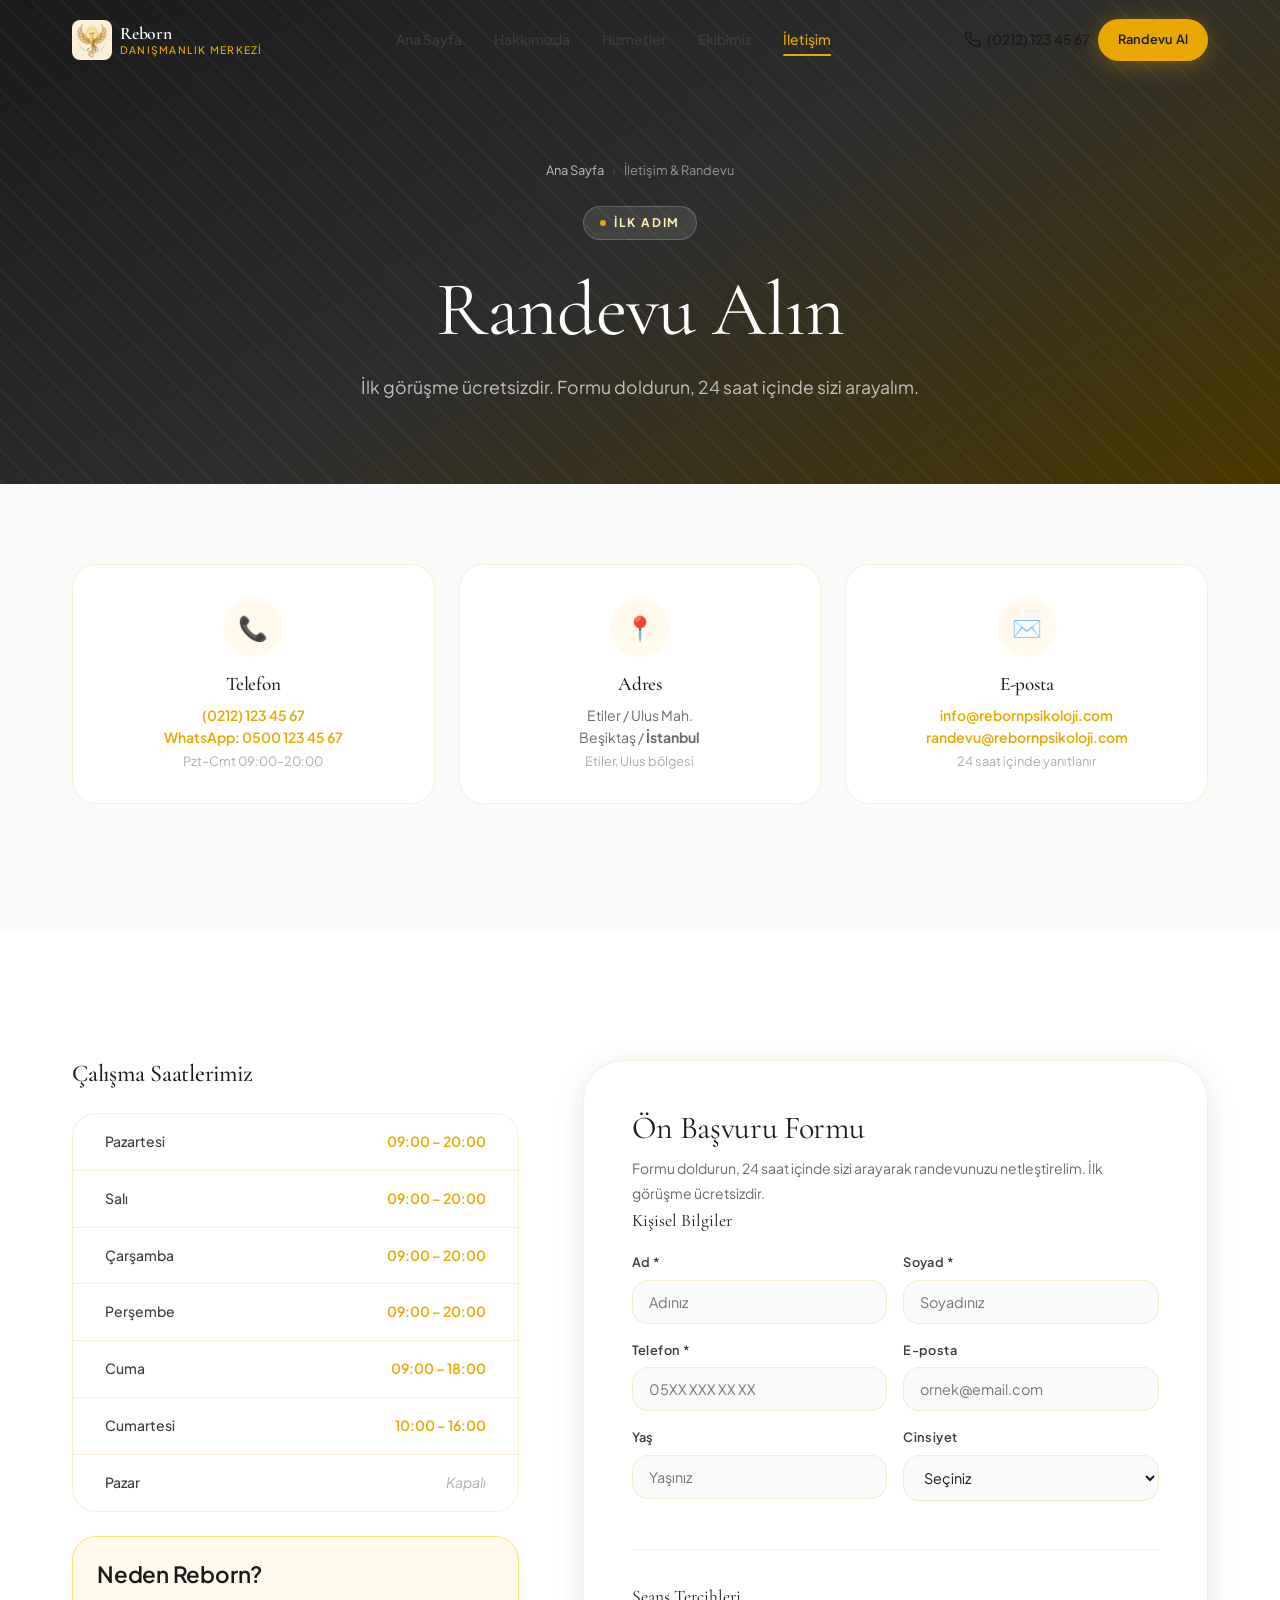
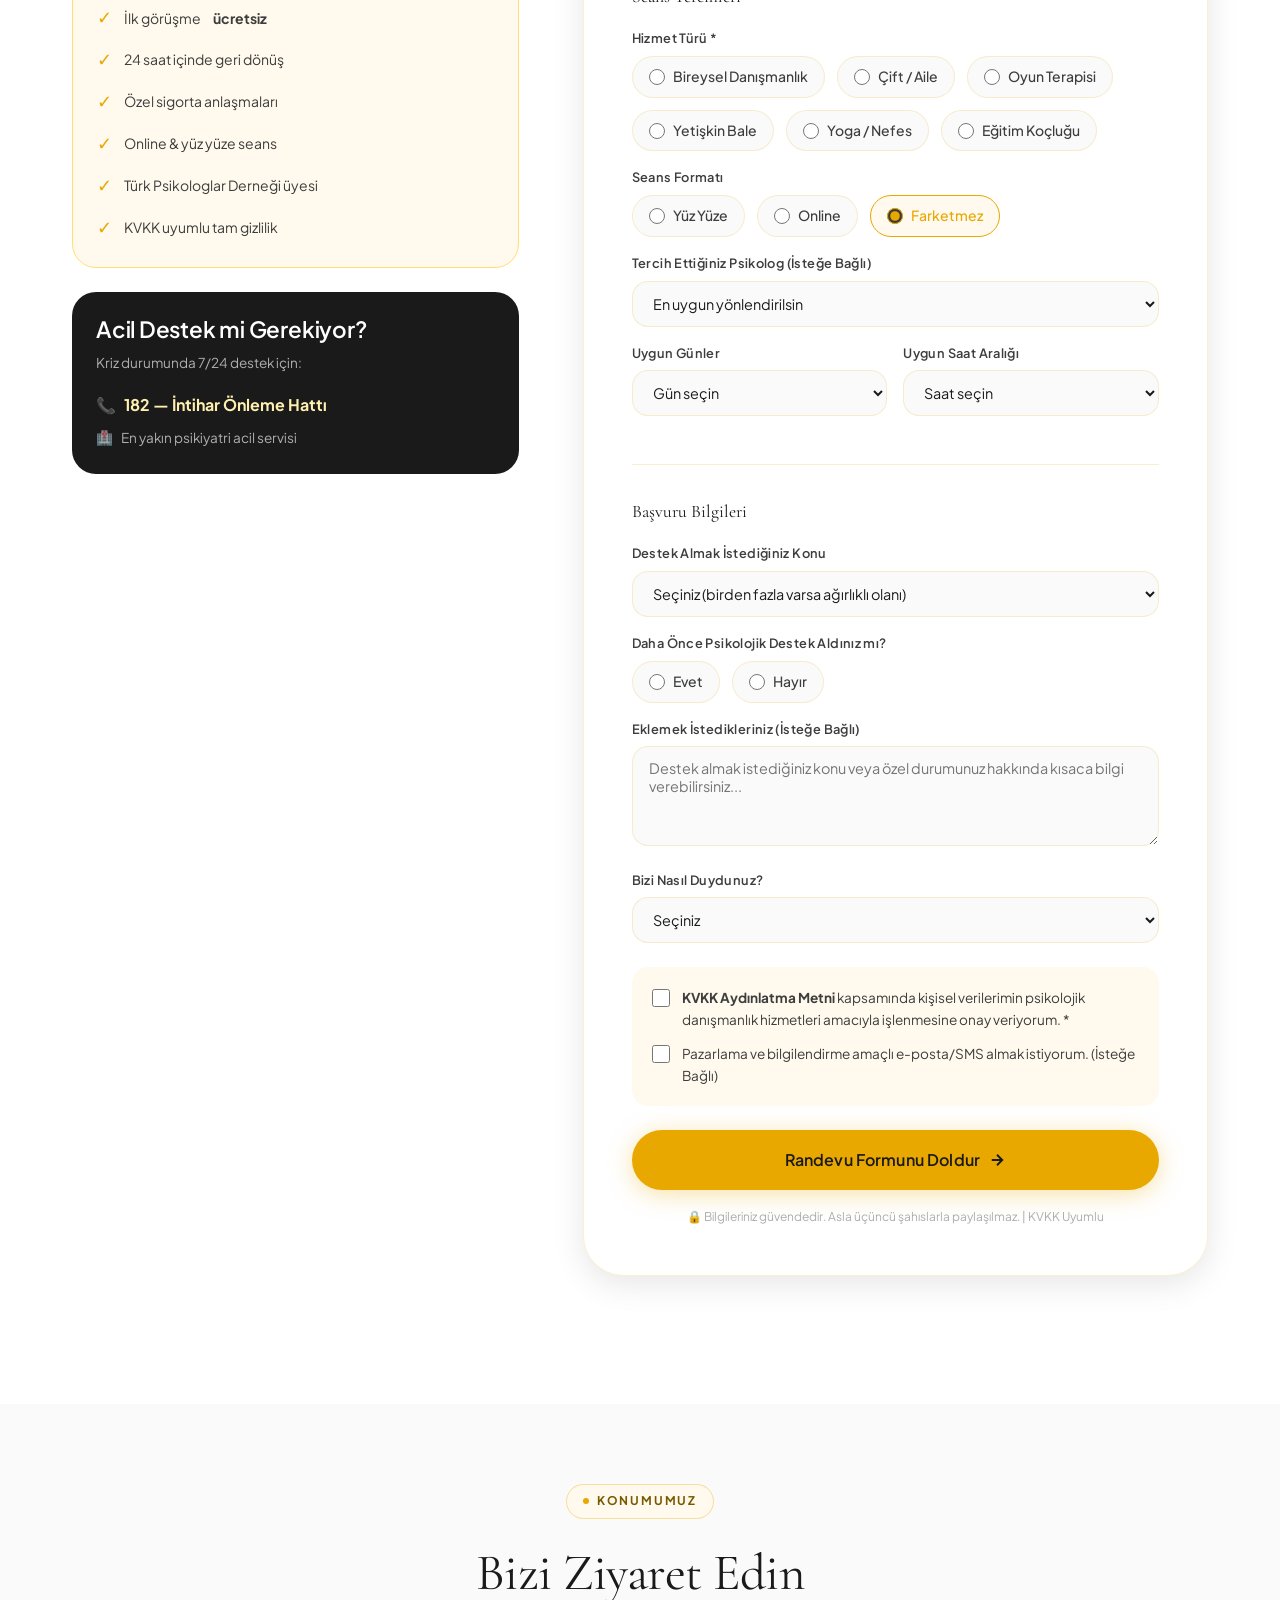
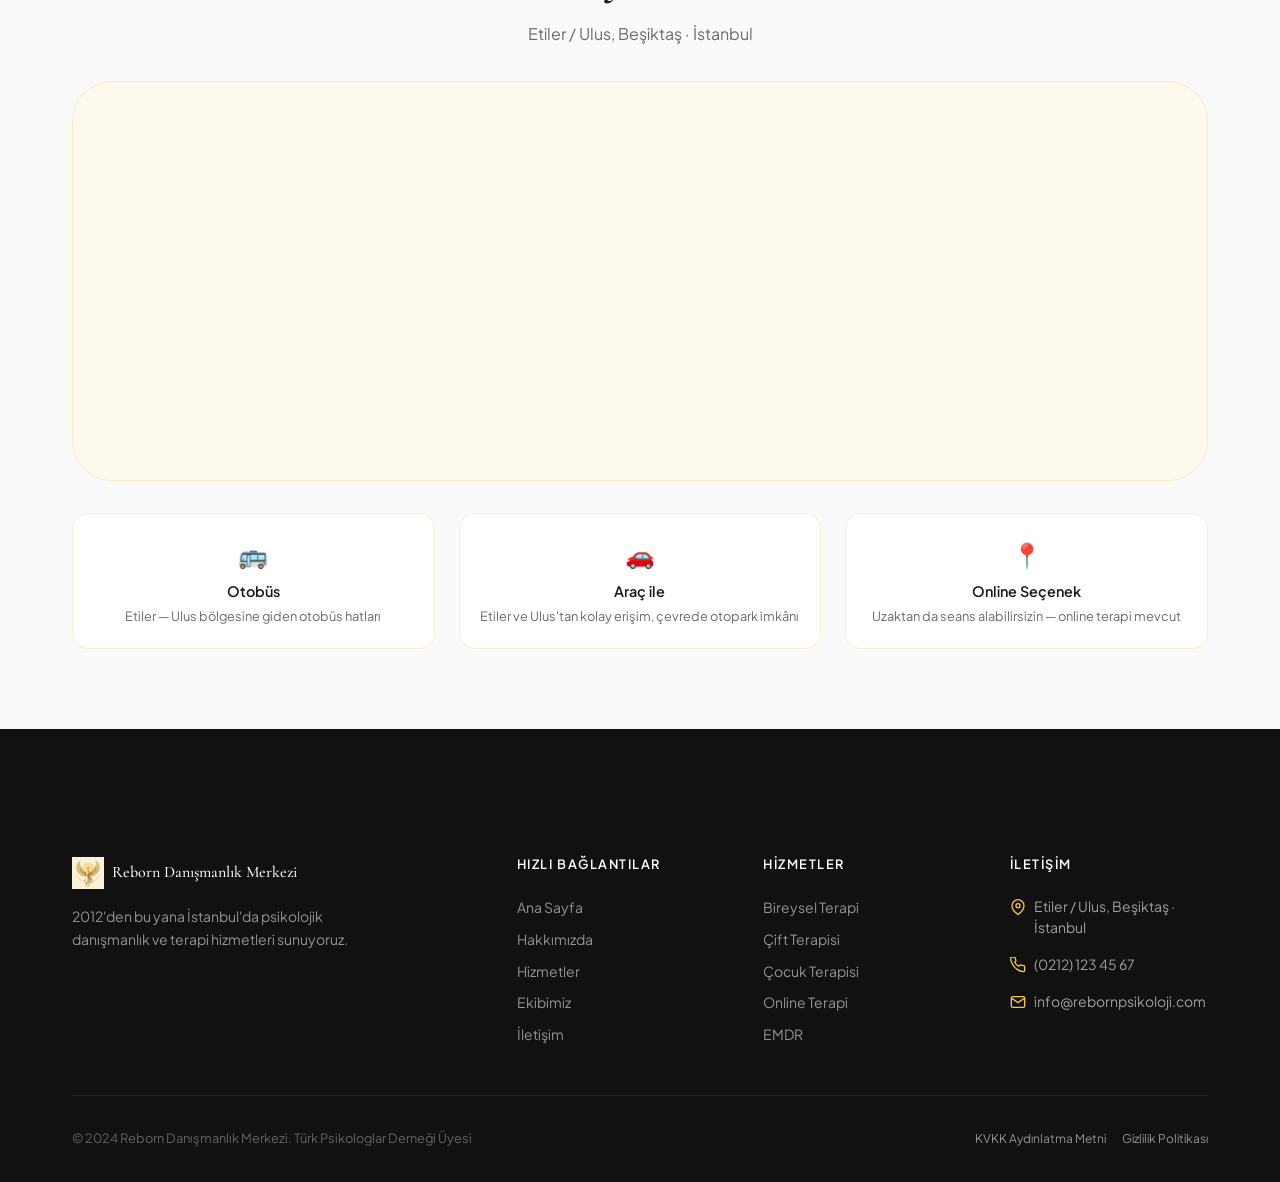
<file: iletisim.html>
﻿<!DOCTYPE html>
<html lang="tr">
<head>
  <meta charset="UTF-8" />
  <meta name="viewport" content="width=device-width, initial-scale=1.0" />
  <title>İletişim & Randevu — Reborn Danışmanlık Merkezi</title>
  <meta name="description" content="Reborn Danışmanlık Merkezi ile iletişime geçin. Randevu almak için formumuzu doldurun veya bizi arayın. İlk görüşme ücretsizdir." />
  <link rel="stylesheet" href="styles.css" />
  <link rel="icon" href="data:image/svg+xml,<svg xmlns='http://www.w3.org/2000/svg' viewBox='0 0 32 32'><rect width='32' height='32' rx='8' fill='%234A6741'/><text y='22' x='7' font-size='18' font-family='Georgia,serif' fill='white'>R</text></svg>" />
  <style>
    .contact-layout { display: grid; grid-template-columns: 1fr 1.4fr; gap: 4rem; align-items: start; }
    .full-form { background: var(--white); border: 1px solid var(--border); border-radius: var(--r-xl); padding: 3rem; box-shadow: var(--shadow-md); }
    .form-section-title { font-family: var(--font-serif); font-size: 1.1rem; color: var(--forest); margin: 2rem 0 1rem; padding-top: 2rem; border-top: 1px solid var(--border); }
    .form-section-title:first-child { margin-top: 0; padding-top: 0; border-top: none; }
    .radio-group { display: flex; flex-wrap: wrap; gap: 0.75rem; }
    .radio-label { display: flex; align-items: center; gap: 8px; background: var(--cream); border: 1.5px solid var(--border); border-radius: var(--r-full); padding: 8px 16px; cursor: pointer; font-size: 0.875rem; font-weight: 500; color: var(--ink-light); transition: all var(--dur-fast) var(--ease); }
    .radio-label:hover { border-color: var(--sage); background: var(--sage-mist); }
    .radio-label input[type="radio"] { width: 16px; height: 16px; accent-color: var(--sage); }
    .radio-label:has(input:checked) { background: var(--sage-mist); border-color: var(--sage); color: var(--sage); }
    .info-sidebar { position: sticky; top: calc(var(--nav-height) + 2rem); display: flex; flex-direction: column; gap: 1.5rem; }
    @media (max-width: 900px) { .contact-layout { grid-template-columns: 1fr; } .info-sidebar { position: static; } .contact-cards { grid-template-columns: 1fr; } }
  </style>
</head>
<body>

  <!-- NAV -->
  <nav class="nav" id="navbar">
    <div class="nav-inner">
      <a href="index.html" class="nav-logo">
        <div class="nav-logo-icon" style="background:transparent;padding:0;overflow:hidden">
          <img src="assets/images/logo.png" alt="Reborn Logo" style="width:40px;height:40px;object-fit:contain" />
        </div>
        <div class="nav-logo-text">
          <span class="nav-logo-title">Reborn</span>
          <span class="nav-logo-sub">Danışmanlık Merkezi</span>
        </div>
      </a>
      <div class="nav-links">
        <a href="index.html" class="nav-link">Ana Sayfa</a>
        <a href="hakkimizda.html" class="nav-link">Hakkımızda</a>
        <a href="hizmetler.html" class="nav-link">Hizmetler</a>
        <a href="ekibimiz.html" class="nav-link">Ekibimiz</a>
        <a href="iletisim.html" class="nav-link active">İletişim</a>
      </div>
      <div class="nav-cta">
        <a href="tel:+902121234567" class="nav-phone">
          <svg width="16" height="16" viewBox="0 0 24 24" fill="none" stroke="currentColor" stroke-width="2.5"><path d="M22 16.92v3a2 2 0 01-2.18 2 19.79 19.79 0 01-8.63-3.07A19.5 19.5 0 013.07 9.81 19.79 19.79 0 011 1.22 2 2 0 013 0h3a2 2 0 012 1.72c.127.96.361 1.903.7 2.81a2 2 0 01-.45 2.11L7.09 7.91a16 16 0 006 6l1.27-1.27a2 2 0 012.11-.45c.907.339 1.85.573 2.81.7A2 2 0 0122 14.92z"/></svg>
          (0212) 123 45 67
        </a>
        <a href="#form" class="btn btn-primary btn-sm">Randevu Al</a>
      </div>
      <button class="hamburger" id="hamburger"><span></span><span></span><span></span></button>
    </div>
  </nav>
  <div class="mobile-menu" id="mobileMenu">
    <a href="index.html" class="nav-link">Ana Sayfa</a>
    <a href="hakkimizda.html" class="nav-link">Hakkımızda</a>
    <a href="hizmetler.html" class="nav-link">Hizmetler</a>
    <a href="ekibimiz.html" class="nav-link">Ekibimiz</a>
    <a href="iletisim.html" class="nav-link">İletişim</a>
    <a href="#form" class="btn btn-primary w-full" style="margin-top:8px">Randevu Al</a>
  </div>

  <!-- PAGE HEADER -->
  <section class="page-header">
    <div class="container">
      <nav class="breadcrumb">
        <a href="index.html">Ana Sayfa</a>
        <span class="breadcrumb-sep">›</span>
        <span>İletişim & Randevu</span>
      </nav>
      <span class="section-label" style="background:rgba(255,255,255,0.1);border-color:rgba(255,255,255,0.2);color:var(--gold-light)">İlk Adım</span>
      <h1>Randevu Alın</h1>
      <p>İlk görüşme ücretsizdir. Formu doldurun, 24 saat içinde sizi arayalım.</p>
    </div>
  </section>

  <!-- CONTACT CARDS -->
  <section class="section-sm" style="background:var(--cream)">
    <div class="container">
      <div class="contact-cards">
        <div class="contact-card reveal">
          <div class="contact-card-icon">📞</div>
          <h3 class="contact-card-title">Telefon</h3>
          <div class="contact-card-info">
            <a href="tel:+902121234567">(0212) 123 45 67</a><br />
            <a href="https://wa.me/905001234567" style="color:var(--sage)">WhatsApp: 0500 123 45 67</a><br />
            <span style="font-size:0.8rem;color:var(--muted-light)">Pzt–Cmt 09:00–20:00</span>
          </div>
        </div>

        <div class="contact-card reveal reveal-delay-1">
          <div class="contact-card-icon">📍</div>
          <h3 class="contact-card-title">Adres</h3>
          <div class="contact-card-info">
            Etiler / Ulus Mah.<br />
            Beşiktaş / <strong>İstanbul</strong><br />
            <span style="font-size:0.8rem;color:var(--muted-light)">Etiler, Ulus bölgesi</span>
          </div>
        </div>

        <div class="contact-card reveal reveal-delay-2">
          <div class="contact-card-icon">✉️</div>
          <h3 class="contact-card-title">E-posta</h3>
          <div class="contact-card-info">
            <a href="mailto:info@rebornpsikoloji.com">info@rebornpsikoloji.com</a><br />
            <a href="mailto:randevu@rebornpsikoloji.com">randevu@rebornpsikoloji.com</a><br />
            <span style="font-size:0.8rem;color:var(--muted-light)">24 saat içinde yanıtlanır</span>
          </div>
        </div>
      </div>
    </div>
  </section>

  <!-- FORM + SIDEBAR -->
  <section class="section" style="background:var(--white)" id="form">
    <div class="container">
      <div class="contact-layout">

        <!-- SIDEBAR -->
        <div class="info-sidebar reveal">
          <!-- Çalışma Saatleri -->
          <div>
            <h3 style="font-family:var(--font-serif);font-size:1.5rem;color:var(--forest);margin-bottom:1.5rem">Çalışma Saatlerimiz</h3>
            <div class="hours-table">
              <div class="hours-row">
                <span class="hours-day">Pazartesi</span>
                <span class="hours-time">09:00 – 20:00</span>
              </div>
              <div class="hours-row">
                <span class="hours-day">Salı</span>
                <span class="hours-time">09:00 – 20:00</span>
              </div>
              <div class="hours-row">
                <span class="hours-day">Çarşamba</span>
                <span class="hours-time">09:00 – 20:00</span>
              </div>
              <div class="hours-row">
                <span class="hours-day">Perşembe</span>
                <span class="hours-time">09:00 – 20:00</span>
              </div>
              <div class="hours-row">
                <span class="hours-day">Cuma</span>
                <span class="hours-time">09:00 – 18:00</span>
              </div>
              <div class="hours-row">
                <span class="hours-day">Cumartesi</span>
                <span class="hours-time">10:00 – 16:00</span>
              </div>
              <div class="hours-row">
                <span class="hours-day">Pazar</span>
                <span class="hours-closed">Kapalı</span>
              </div>
            </div>
          </div>

          <!-- Neden Biz -->
          <div style="background:var(--sage-mist);border:1px solid var(--sage-pale);border-radius:var(--r-lg);padding:1.5rem">
            <h4 style="color:var(--forest);margin-bottom:1rem">Neden Reborn?</h4>
            <div style="display:flex;flex-direction:column;gap:0.75rem">
              <div style="display:flex;align-items:center;gap:0.75rem;font-size:0.875rem;color:var(--ink-light)">
                <span style="color:var(--sage);font-size:1.1rem">✓</span>
                İlk görüşme <strong>ücretsiz</strong>
              </div>
              <div style="display:flex;align-items:center;gap:0.75rem;font-size:0.875rem;color:var(--ink-light)">
                <span style="color:var(--sage);font-size:1.1rem">✓</span>
                24 saat içinde geri dönüş
              </div>
              <div style="display:flex;align-items:center;gap:0.75rem;font-size:0.875rem;color:var(--ink-light)">
                <span style="color:var(--sage);font-size:1.1rem">✓</span>
                Özel sigorta anlaşmaları
              </div>
              <div style="display:flex;align-items:center;gap:0.75rem;font-size:0.875rem;color:var(--ink-light)">
                <span style="color:var(--sage);font-size:1.1rem">✓</span>
                Online & yüz yüze seans
              </div>
              <div style="display:flex;align-items:center;gap:0.75rem;font-size:0.875rem;color:var(--ink-light)">
                <span style="color:var(--sage);font-size:1.1rem">✓</span>
                Türk Psikologlar Derneği üyesi
              </div>
              <div style="display:flex;align-items:center;gap:0.75rem;font-size:0.875rem;color:var(--ink-light)">
                <span style="color:var(--sage);font-size:1.1rem">✓</span>
                KVKK uyumlu tam gizlilik
              </div>
            </div>
          </div>

          <!-- Acil Destek -->
          <div style="background:var(--forest);border-radius:var(--r-lg);padding:1.5rem">
            <h4 style="color:white;margin-bottom:0.5rem">Acil Destek mi Gerekiyor?</h4>
            <p style="color:rgba(255,255,255,0.65);font-size:0.85rem;margin-bottom:1rem">Kriz durumunda 7/24 destek için:</p>
            <a href="tel:182" style="display:flex;align-items:center;gap:0.5rem;color:var(--gold-light);font-weight:700;font-size:1rem;margin-bottom:0.5rem">
              <span>📞</span> 182 — İntihar Önleme Hattı
            </a>
            <a href="tel:0212444" style="display:flex;align-items:center;gap:0.5rem;color:rgba(255,255,255,0.65);font-size:0.85rem">
              <span>🏥</span> En yakın psikiyatri acil servisi
            </a>
          </div>
        </div>

        <!-- TAM RANDEVU FORMU -->
        <div class="full-form reveal reveal-delay-1">
          <h2 style="font-family:var(--font-serif);font-size:2rem;color:var(--forest);margin-bottom:0.5rem">Ön Başvuru Formu</h2>
          <p style="color:var(--muted);font-size:0.875rem;margin-bottom:0">Formu doldurun, 24 saat içinde sizi arayarak randevunuzu netleştirelim. İlk görüşme ücretsizdir.</p>

          <form id="fullContactForm" novalidate>

            <!-- KİŞİSEL BİLGİLER -->
            <div class="form-section-title">Kişisel Bilgiler</div>

            <div class="form-row">
              <div class="form-group">
                <label class="form-label" for="fname">Ad *</label>
                <input type="text" id="fname" class="form-input" placeholder="Adınız" required />
              </div>
              <div class="form-group">
                <label class="form-label" for="lname">Soyad *</label>
                <input type="text" id="lname" class="form-input" placeholder="Soyadınız" required />
              </div>
            </div>

            <div class="form-row">
              <div class="form-group">
                <label class="form-label" for="cphone">Telefon *</label>
                <input type="tel" id="cphone" class="form-input" placeholder="05XX XXX XX XX" required />
              </div>
              <div class="form-group">
                <label class="form-label" for="cemail">E-posta</label>
                <input type="email" id="cemail" class="form-input" placeholder="ornek@email.com" />
              </div>
            </div>

            <div class="form-row">
              <div class="form-group">
                <label class="form-label" for="cage">Yaş</label>
                <input type="number" id="cage" class="form-input" placeholder="Yaşınız" min="5" max="99" />
              </div>
              <div class="form-group">
                <label class="form-label" for="cgender">Cinsiyet</label>
                <select id="cgender" class="form-select">
                  <option value="">Seçiniz</option>
                  <option value="kadin">Kadın</option>
                  <option value="erkek">Erkek</option>
                  <option value="belirtmek_istemiyorum">Belirtmek İstemiyorum</option>
                </select>
              </div>
            </div>

            <!-- SEANS TERCİHLERİ -->
            <div class="form-section-title">Seans Tercihleri</div>

            <div class="form-group">
              <label class="form-label">Hizmet Türü *</label>
              <div class="radio-group">
                <label class="radio-label">
                  <input type="radio" name="therapyType" value="bireysel" required /> Bireysel Danışmanlık
                </label>
                <label class="radio-label">
                  <input type="radio" name="therapyType" value="cift" /> Çift / Aile
                </label>
                <label class="radio-label">
                  <input type="radio" name="therapyType" value="cocuk" /> Oyun Terapisi
                </label>
                <label class="radio-label">
                  <input type="radio" name="therapyType" value="bale" /> Yetişkin Bale
                </label>
                <label class="radio-label">
                  <input type="radio" name="therapyType" value="yoga" /> Yoga / Nefes
                </label>
                <label class="radio-label">
                  <input type="radio" name="therapyType" value="egitim" /> Eğitim Koçluğu
                </label>
              </div>
            </div>

            <div class="form-group">
              <label class="form-label">Seans Formatı</label>
              <div class="radio-group">
                <label class="radio-label">
                  <input type="radio" name="sessionFormat" value="yuzYuze" /> Yüz Yüze
                </label>
                <label class="radio-label">
                  <input type="radio" name="sessionFormat" value="online" /> Online
                </label>
                <label class="radio-label">
                  <input type="radio" name="sessionFormat" value="farketmez" checked /> Farketmez
                </label>
              </div>
            </div>

            <div class="form-group">
              <label class="form-label">Tercih Ettiğiniz Psikolog (İsteğe Bağlı)</label>
              <select id="cpsy" class="form-select">
                <option value="">En uygun yönlendirilsin</option>
                <option value="gizem">Uzm. Klinik Psk. Gizem Işık — Bireysel Danışmanlık, Oyun Terapisi</option>
              </select>
            </div>

            <div class="form-row">
              <div class="form-group">
                <label class="form-label">Uygun Günler</label>
                <select id="cday" class="form-select">
                  <option value="">Gün seçin</option>
                  <option>Pazartesi</option>
                  <option>Salı</option>
                  <option>Çarşamba</option>
                  <option>Perşembe</option>
                  <option>Cuma</option>
                  <option>Cumartesi</option>
                  <option>Farketmez</option>
                </select>
              </div>
              <div class="form-group">
                <label class="form-label">Uygun Saat Aralığı</label>
                <select id="ctime" class="form-select">
                  <option value="">Saat seçin</option>
                  <option>09:00 – 12:00</option>
                  <option>12:00 – 15:00</option>
                  <option>15:00 – 18:00</option>
                  <option>18:00 – 20:00</option>
                  <option>Farketmez</option>
                </select>
              </div>
            </div>

            <!-- BAŞVURU NEDENİ -->
            <div class="form-section-title">Başvuru Bilgileri</div>

            <div class="form-group">
              <label class="form-label">Destek Almak İstediğiniz Konu</label>
              <select id="ctopic" class="form-select">
                <option value="">Seçiniz (birden fazla varsa ağırlıklı olanı)</option>
                <option>Anksiyete / Kaygı</option>
                <option>Depresyon</option>
                <option>Travma / TSSB</option>
                <option>İlişki / Çift Sorunları</option>
                <option>Aile İçi Çatışma</option>
                <option>Düşük Özsaygı</option>
                <option>Öfke Yönetimi</option>
                <option>Yas / Kayıp</option>
                <option>Panik Atak</option>
                <option>OKB</option>
                <option>Bağımlılık</option>
                <option>Yeme Bozukluğu</option>
                <option>Çocuk / Ergen Sorunları</option>
                <option>Kariyer / İş Stresi</option>
                <option>Kişisel Gelişim</option>
                <option>Sınav Kaygısı / YKS</option>
                <option>Yetişkin Bale Dersi</option>
                <option>Mindful Yoga / Nefes Terapisi</option>
                <option>Beslenme Koçluğu</option>
                <option>Sanat Terapisi Atölyesi</option>
                <option>Eğitim Koçluğu</option>
                <option>Diğer</option>
              </select>
            </div>

            <div class="form-group">
              <label class="form-label">Daha Önce Psikolojik Destek Aldınız mı?</label>
              <div class="radio-group">
                <label class="radio-label">
                  <input type="radio" name="previousTherapy" value="evet" /> Evet
                </label>
                <label class="radio-label">
                  <input type="radio" name="previousTherapy" value="hayir" /> Hayır
                </label>
              </div>
            </div>

            <div class="form-group">
              <label class="form-label">Eklemek İstedikleriniz (İsteğe Bağlı)</label>
              <textarea id="cnotes" class="form-textarea" placeholder="Destek almak istediğiniz konu veya özel durumunuz hakkında kısaca bilgi verebilirsiniz..."></textarea>
            </div>

            <div class="form-group">
              <label class="form-label">Bizi Nasıl Duydunuz?</label>
              <select id="chow" class="form-select">
                <option value="">Seçiniz</option>
                <option>Google Arama</option>
                <option>Instagram</option>
                <option>Arkadaş / Aile Tavsiyesi</option>
                <option>Doktor Yönlendirmesi</option>
                <option>Diğer</option>
              </select>
            </div>

            <!-- KVKK -->
            <div style="background:var(--sage-mist);border-radius:var(--r-md);padding:1.25rem;margin:1.5rem 0">
              <div style="display:flex;align-items:flex-start;gap:0.75rem;margin-bottom:0.75rem">
                <input type="checkbox" id="ckvkk" style="width:18px;height:18px;accent-color:var(--sage);flex-shrink:0;margin-top:2px" required />
                <label for="ckvkk" style="font-size:0.85rem;color:var(--ink-light);line-height:1.6;cursor:pointer">
                  <strong>KVKK Aydınlatma Metni</strong> kapsamında kişisel verilerimin psikolojik danışmanlık hizmetleri amacıyla işlenmesine onay veriyorum. *
                </label>
              </div>
              <div style="display:flex;align-items:flex-start;gap:0.75rem">
                <input type="checkbox" id="cethics" style="width:18px;height:18px;accent-color:var(--sage);flex-shrink:0;margin-top:2px" />
                <label for="cethics" style="font-size:0.85rem;color:var(--ink-light);line-height:1.6;cursor:pointer">
                  Pazarlama ve bilgilendirme amaçlı e-posta/SMS almak istiyorum. (İsteğe Bağlı)
                </label>
              </div>
            </div>

            <a href="https://forms.gle/Nf9sTEhYjjUc1CSY7" target="_blank" rel="noopener noreferrer" class="btn btn-primary form-submit btn-lg" style="display:flex;align-items:center;justify-content:center;gap:0.5rem;text-decoration:none">
              Randevu Formunu Doldur
              <svg viewBox="0 0 24 24" fill="none" stroke="currentColor" stroke-width="2.5" width="20" height="20"><path d="M5 12h14M12 5l7 7-7 7"/></svg>
            </a>

            <p class="form-privacy" style="margin-top:1rem">
              🔒 Bilgileriniz güvendedir. Asla üçüncü şahıslarla paylaşılmaz. | KVKK Uyumlu
            </p>
          </form>
        </div>
      </div>
    </div>
  </section>

  <!-- HARİTA -->
  <section class="section-sm" style="background:var(--cream)">
    <div class="container">
      <div class="text-center reveal" style="margin-bottom:2rem">
        <span class="section-label">Konumumuz</span>
        <h2>Bizi Ziyaret Edin</h2>
        <p class="text-muted mt-md">Etiler / Ulus, Beşiktaş · İstanbul</p>
      </div>

      <div class="map-wrap reveal">
        <iframe
          src="https://www.google.com/maps/embed?pb=!1m18!1m12!1m3!1d3008.276!2d29.025!3d41.072!2m3!1f0!2f0!3f0!3m2!1i1024!2i768!4f13.1!3m3!1m2!1s0x14cab7a7dde8f4c7%3A0xca8d33f97afbf0f9!2sEtiler%2C%20Be%C5%9Fikta%C5%9F%2F%C4%B0stanbul!5e0!3m2!1str!2str!4v1623456789013"
          allowfullscreen=""
          loading="lazy"
          referrerpolicy="no-referrer-when-downgrade"
          title="Reborn Danışmanlık Merkezi — Etiler, Beşiktaş">
        </iframe>
      </div>

      <div class="grid-3 reveal" style="margin-top:2rem;gap:1.5rem">
        <div style="background:var(--white);border:1px solid var(--border);border-radius:var(--r-md);padding:1.25rem;text-align:center">
          <div style="font-size:1.5rem;margin-bottom:0.5rem">🚌</div>
          <h5 style="color:var(--forest);text-transform:none;letter-spacing:0;font-size:0.9rem;margin-bottom:0.3rem">Otobüs</h5>
          <p style="color:var(--muted);font-size:0.8rem">Etiler — Ulus bölgesine giden otobüs hatları</p>
        </div>
        <div style="background:var(--white);border:1px solid var(--border);border-radius:var(--r-md);padding:1.25rem;text-align:center">
          <div style="font-size:1.5rem;margin-bottom:0.5rem">🚗</div>
          <h5 style="color:var(--forest);text-transform:none;letter-spacing:0;font-size:0.9rem;margin-bottom:0.3rem">Araç ile</h5>
          <p style="color:var(--muted);font-size:0.8rem">Etiler ve Ulus'tan kolay erişim, çevrede otopark imkânı</p>
        </div>
        <div style="background:var(--white);border:1px solid var(--border);border-radius:var(--r-md);padding:1.25rem;text-align:center">
          <div style="font-size:1.5rem;margin-bottom:0.5rem">📍</div>
          <h5 style="color:var(--forest);text-transform:none;letter-spacing:0;font-size:0.9rem;margin-bottom:0.3rem">Online Seçenek</h5>
          <p style="color:var(--muted);font-size:0.8rem">Uzaktan da seans alabilirsizin — online terapi mevcut</p>
        </div>
      </div>
    </div>
  </section>

  <!-- FOOTER -->
  <footer class="footer">
    <div class="container">
      <div class="footer-grid">
        <div class="footer-brand">
          <div class="footer-logo">
            <img src="assets/images/logo.png" alt="Reborn Logo" style="width:32px;height:32px;object-fit:contain" />
            <span class="footer-logo-text">Reborn Danışmanlık Merkezi</span>
          </div>
          <p>2012'den bu yana İstanbul'da psikolojik danışmanlık ve terapi hizmetleri sunuyoruz.</p>
        </div>
        <div class="footer-col">
          <h5>Hızlı Bağlantılar</h5>
          <div class="footer-links">
            <a href="index.html" class="footer-link">Ana Sayfa</a>
            <a href="hakkimizda.html" class="footer-link">Hakkımızda</a>
            <a href="hizmetler.html" class="footer-link">Hizmetler</a>
            <a href="ekibimiz.html" class="footer-link">Ekibimiz</a>
            <a href="iletisim.html" class="footer-link">İletişim</a>
          </div>
        </div>
        <div class="footer-col">
          <h5>Hizmetler</h5>
          <div class="footer-links">
            <a href="hizmetler.html#bireysel" class="footer-link">Bireysel Terapi</a>
            <a href="hizmetler.html#cift" class="footer-link">Çift Terapisi</a>
            <a href="hizmetler.html#cocuk" class="footer-link">Çocuk Terapisi</a>
            <a href="hizmetler.html#online" class="footer-link">Online Terapi</a>
            <a href="hizmetler.html#emdr" class="footer-link">EMDR</a>
          </div>
        </div>
        <div class="footer-col">
          <h5>İletişim</h5>
          <div class="footer-contact-item">
            <svg viewBox="0 0 24 24" fill="none" stroke="currentColor" stroke-width="2" width="16" height="16"><path d="M21 10c0 7-9 13-9 13s-9-6-9-13a9 9 0 0118 0z"/><circle cx="12" cy="10" r="3"/></svg>
            <span>Etiler / Ulus, Beşiktaş · İstanbul</span>
          </div>
          <div class="footer-contact-item">
            <svg viewBox="0 0 24 24" fill="none" stroke="currentColor" stroke-width="2" width="16" height="16"><path d="M22 16.92v3a2 2 0 01-2.18 2 19.79 19.79 0 01-8.63-3.07A19.5 19.5 0 013.07 9.81 19.79 19.79 0 011 1.22 2 2 0 013 0h3a2 2 0 012 1.72c.127.96.361 1.903.7 2.81a2 2 0 01-.45 2.11L7.09 7.91a16 16 0 006 6l1.27-1.27a2 2 0 012.11-.45c.907.339 1.85.573 2.81.7A2 2 0 0122 14.92z"/></svg>
            <span><a href="tel:+902121234567">(0212) 123 45 67</a></span>
          </div>
          <div class="footer-contact-item">
            <svg viewBox="0 0 24 24" fill="none" stroke="currentColor" stroke-width="2" width="16" height="16"><path d="M4 4h16c1.1 0 2 .9 2 2v12c0 1.1-.9 2-2 2H4c-1.1 0-2-.9-2-2V6c0-1.1.9-2 2-2z"/><polyline points="22,6 12,13 2,6"/></svg>
            <span><a href="mailto:info@rebornpsikoloji.com">info@rebornpsikoloji.com</a></span>
          </div>
        </div>
      </div>
      <div class="footer-bottom">
        <div class="footer-bottom-text">© 2024 Reborn Danışmanlık Merkezi. Türk Psikologlar Derneği Üyesi</div>
        <div class="flex gap-md">
          <a href="#" class="footer-link" style="font-size:0.75rem">KVKK Aydınlatma Metni</a>
          <a href="#" class="footer-link" style="font-size:0.75rem">Gizlilik Politikası</a>
        </div>
      </div>
    </div>
  </footer>

  <div class="toast-container" id="toastContainer"></div>
  <script src="main.js"></script>
</body>
</html>
</file>
<file: styles.css>
/* ================================================
   REBORN DANIŞMANLIK MERKEZİ — Design System
   Premium Psychology Clinic Website
   ================================================ */

@import url('https://fonts.googleapis.com/css2?family=Cormorant+Garamond:ital,wght@0,300;0,400;0,500;0,600;0,700;1,300;1,400;1,500&family=Plus+Jakarta+Sans:wght@300;400;500;600;700&display=swap');

/* ── CSS Variables ── */
:root {
  /* Color Palette — Beyaz & Sarı Marka Sistemi */
  --sage:        #E8A800;   /* Ana sarı — butonlar, vurgular */
  --sage-light:  #F5C842;   /* Açık sarı */
  --sage-pale:   #FFDF6E;   /* Soluk sarı */
  --sage-mist:   #FFFAED;   /* Çok açık sarı arka plan */
  --forest:      #1A1A1A;   /* Koyu — başlıklar */
  --gold:        #E8A800;   /* Aynı sarı (accent) */
  --gold-light:  #FFF0B0;   /* Çok açık altın */
  --cream:       #FAFAFA;   /* Sayfa arka planı */
  --white:       #FFFFFF;
  --ink:         #1A1A1A;   /* Ana metin */
  --ink-light:   #3D3D3D;   /* İkincil metin */
  --muted:       #6B6B6B;
  --muted-light: #ADADAD;
  --blush:       #FFF8E1;
  --border:      rgba(232, 168, 0, 0.18);
  --shadow-sm:   0 2px 8px rgba(0, 0, 0, 0.06);
  --shadow-md:   0 8px 32px rgba(0, 0, 0, 0.10);
  --shadow-lg:   0 24px 64px rgba(0, 0, 0, 0.13);
  --shadow-glow: 0 0 48px rgba(232, 168, 0, 0.25);

  /* Typography */
  --font-serif:  'Cormorant Garamond', Georgia, serif;
  --font-sans:   'Plus Jakarta Sans', -apple-system, sans-serif;

  /* Spacing */
  --space-xs:  0.25rem;
  --space-sm:  0.5rem;
  --space-md:  1rem;
  --space-lg:  1.5rem;
  --space-xl:  2rem;
  --space-2xl: 3rem;
  --space-3xl: 5rem;
  --space-4xl: 8rem;

  /* Radius */
  --r-sm:   8px;
  --r-md:   16px;
  --r-lg:   24px;
  --r-xl:   40px;
  --r-full: 9999px;

  /* Transitions */
  --ease:      cubic-bezier(0.25, 0.46, 0.45, 0.94);
  --ease-out:  cubic-bezier(0.16, 1, 0.3, 1);
  --dur-fast:  180ms;
  --dur-base:  300ms;
  --dur-slow:  600ms;

  /* Layout */
  --max-width: 1200px;
  --nav-height: 80px;
}

/* ── Reset ── */
*, *::before, *::after {
  box-sizing: border-box;
  margin: 0;
  padding: 0;
}

html {
  font-size: 16px;
  scroll-behavior: smooth;
  -webkit-font-smoothing: antialiased;
  -moz-osx-font-smoothing: grayscale;
}

body {
  font-family: var(--font-sans);
  font-weight: 400;
  color: var(--ink);
  background-color: var(--cream);
  line-height: 1.7;
  overflow-x: hidden;
}

img { max-width: 100%; height: auto; display: block; }
a { color: inherit; text-decoration: none; }
ul, ol { list-style: none; }
button { cursor: pointer; border: none; background: none; font-family: inherit; }
input, textarea, select { font-family: inherit; }

/* ── Typography Scale ── */
.font-serif { font-family: var(--font-serif); }
.font-sans  { font-family: var(--font-sans); }

h1, h2, h3, h4, h5 {
  font-family: var(--font-serif);
  font-weight: 500;
  line-height: 1.2;
  letter-spacing: -0.01em;
  color: var(--forest);
}

h1 { font-size: clamp(2.5rem, 6vw, 5rem); font-weight: 400; }
h2 { font-size: clamp(2rem, 4vw, 3.5rem); font-weight: 400; }
h3 { font-size: clamp(1.4rem, 3vw, 2rem); }
h4 { font-size: clamp(1.1rem, 2vw, 1.4rem); font-family: var(--font-sans); font-weight: 600; }
h5 { font-size: 1rem; font-family: var(--font-sans); font-weight: 600; letter-spacing: 0.08em; text-transform: uppercase; }
p  { color: var(--ink-light); line-height: 1.8; }

.text-lg   { font-size: 1.125rem; }
.text-xl   { font-size: 1.25rem; }
.text-muted { color: var(--muted); }
.text-gold  { color: var(--gold); }
.text-sage  { color: var(--sage); }
.text-center { text-align: center; }

.section-label {
  display: inline-flex;
  align-items: center;
  gap: var(--space-sm);
  font-size: 0.75rem;
  font-weight: 700;
  letter-spacing: 0.15em;
  text-transform: uppercase;
  color: #7A5A00;
  background: var(--sage-mist);
  border: 1px solid rgba(232, 168, 0, 0.35);
  padding: 6px 16px;
  border-radius: var(--r-full);
  margin-bottom: var(--space-lg);
}

.section-label::before {
  content: '';
  width: 6px;
  height: 6px;
  border-radius: 50%;
  background: var(--sage);
  flex-shrink: 0;
}

/* ── Layout ── */
.container {
  max-width: var(--max-width);
  margin: 0 auto;
  padding: 0 var(--space-xl);
}

.section {
  padding: var(--space-4xl) 0;
}

.section-sm {
  padding: var(--space-3xl) 0;
}

.grid-2 { display: grid; grid-template-columns: repeat(2, 1fr); gap: var(--space-xl); }
.grid-3 { display: grid; grid-template-columns: repeat(3, 1fr); gap: var(--space-xl); }
.grid-4 { display: grid; grid-template-columns: repeat(4, 1fr); gap: var(--space-lg); }

/* ── Navigation ── */
.nav {
  position: fixed;
  top: 0;
  left: 0;
  right: 0;
  z-index: 1000;
  height: var(--nav-height);
  display: flex;
  align-items: center;
  transition: all var(--dur-base) var(--ease);
}

.nav.scrolled {
  background: rgba(250, 248, 243, 0.95);
  backdrop-filter: blur(20px);
  -webkit-backdrop-filter: blur(20px);
  box-shadow: var(--shadow-sm);
}

.nav-inner {
  max-width: var(--max-width);
  margin: 0 auto;
  padding: 0 var(--space-xl);
  width: 100%;
  display: flex;
  align-items: center;
  justify-content: space-between;
}

.nav-logo {
  display: flex;
  align-items: center;
  gap: var(--space-sm);
}

.nav-logo-icon {
  width: 40px;
  height: 40px;
  background: var(--sage);
  border-radius: var(--r-sm);
  display: flex;
  align-items: center;
  justify-content: center;
  color: var(--ink);
  font-family: var(--font-serif);
  font-size: 1.2rem;
  font-weight: 700;
}

.nav-logo-text {
  display: flex;
  flex-direction: column;
  line-height: 1.2;
}

.nav-logo-title {
  font-family: var(--font-serif);
  font-size: 1.1rem;
  font-weight: 600;
  color: var(--white);
  letter-spacing: -0.01em;
}

.nav-logo-sub {
  font-size: 0.65rem;
  font-weight: 500;
  letter-spacing: 0.12em;
  text-transform: uppercase;
  color: var(--sage);
}

/* Nav scrolled → beyaz zemin, sarı vurgular */

.nav-links {
  display: flex;
  align-items: center;
  gap: var(--space-xl);
}

.nav-link {
  font-size: 0.875rem;
  font-weight: 500;
  color: var(--ink-light);
  transition: color var(--dur-fast) var(--ease);
  position: relative;
}

.nav-link::after {
  content: '';
  position: absolute;
  bottom: -4px;
  left: 0;
  width: 0;
  height: 2px;
  background: var(--sage);
  border-radius: var(--r-full);
  transition: width var(--dur-base) var(--ease-out);
}

.nav-link:hover { color: var(--sage); }
.nav-link:hover::after { width: 100%; }
.nav-link.active { color: var(--sage); }
.nav-link.active::after { width: 100%; }

.nav-cta {
  display: flex;
  align-items: center;
  gap: var(--space-sm);
}

.nav-phone {
  font-size: 0.875rem;
  font-weight: 600;
  color: var(--forest);
  display: flex;
  align-items: center;
  gap: 6px;
}

/* ── Buttons ── */
.btn {
  display: inline-flex;
  align-items: center;
  justify-content: center;
  gap: var(--space-sm);
  padding: 14px 28px;
  border-radius: var(--r-full);
  font-size: 0.9rem;
  font-weight: 600;
  font-family: var(--font-sans);
  transition: all var(--dur-base) var(--ease-out);
  white-space: nowrap;
  letter-spacing: 0.01em;
}

.btn-primary {
  background: var(--sage);
  color: var(--ink);
  box-shadow: 0 4px 24px rgba(232, 168, 0, 0.35);
}

.btn-primary:hover {
  background: var(--sage-light);
  color: var(--ink);
  transform: translateY(-2px);
  box-shadow: 0 8px 32px rgba(232, 168, 0, 0.45);
}

.btn-secondary {
  background: transparent;
  color: var(--ink);
  border: 2px solid rgba(232, 168, 0, 0.4);
}

.btn-secondary:hover {
  background: var(--sage-mist);
  border-color: var(--sage);
  color: var(--ink);
  transform: translateY(-2px);
}

.btn-ghost {
  background: rgba(255,255,255,0.15);
  color: var(--white);
  border: 1px solid rgba(255,255,255,0.3);
  backdrop-filter: blur(10px);
}

.btn-ghost:hover {
  background: rgba(255,255,255,0.25);
  transform: translateY(-2px);
}

.btn-gold {
  background: var(--white);
  color: var(--ink);
  font-weight: 700;
}

.btn-gold:hover {
  background: var(--sage-mist);
  transform: translateY(-2px);
  box-shadow: 0 8px 24px rgba(255, 255, 255, 0.25);
}

.btn-lg {
  padding: 18px 40px;
  font-size: 1rem;
}

.btn-sm {
  padding: 10px 20px;
  font-size: 0.8rem;
}

.btn svg {
  width: 18px;
  height: 18px;
  flex-shrink: 0;
  transition: transform var(--dur-fast) var(--ease);
}

.btn:hover svg {
  transform: translateX(3px);
}

/* ── Hero Section ── */
.hero {
  min-height: 100vh;
  display: flex;
  align-items: center;
  position: relative;
  overflow: hidden;
  background: linear-gradient(150deg, #1A1A1A 0%, #2D2D2D 45%, #3D3000 75%, #4A3800 100%);
}

.hero::before {
  content: '';
  position: absolute;
  inset: 0;
  background:
    radial-gradient(ellipse 55% 70% at 80% 50%, rgba(232, 168, 0, 0.22) 0%, transparent 60%),
    radial-gradient(ellipse 40% 50% at 15% 80%, rgba(245, 200, 66, 0.12) 0%, transparent 50%);
}

.hero-pattern {
  position: absolute;
  inset: 0;
  opacity: 0.04;
  background-image:
    repeating-linear-gradient(45deg, #fff 0, #fff 1px, transparent 0, transparent 50%);
  background-size: 30px 30px;
}

.hero-content {
  position: relative;
  z-index: 1;
  max-width: var(--max-width);
  margin: 0 auto;
  padding: calc(var(--nav-height) + var(--space-3xl)) var(--space-xl) var(--space-3xl);
  display: grid;
  grid-template-columns: 1fr 1fr;
  gap: var(--space-4xl);
  align-items: center;
}

.hero-left { max-width: 580px; }

.hero-badge {
  display: inline-flex;
  align-items: center;
  gap: var(--space-sm);
  background: rgba(255,255,255,0.1);
  border: 1px solid rgba(255,255,255,0.2);
  color: var(--gold-light);
  font-size: 0.75rem;
  font-weight: 600;
  letter-spacing: 0.12em;
  text-transform: uppercase;
  padding: 8px 16px;
  border-radius: var(--r-full);
  margin-bottom: var(--space-xl);
  backdrop-filter: blur(10px);
}

.hero-badge::before {
  content: '';
  width: 6px;
  height: 6px;
  border-radius: 50%;
  background: var(--gold-light);
  animation: pulse 2s infinite;
}

@keyframes pulse {
  0%, 100% { opacity: 1; transform: scale(1); }
  50% { opacity: 0.5; transform: scale(0.8); }
}

.hero-title {
  color: var(--white);
  font-size: clamp(2.8rem, 6vw, 5.5rem);
  font-weight: 300;
  line-height: 1.1;
  letter-spacing: -0.02em;
  margin-bottom: var(--space-xl);
}

.hero-title em {
  font-style: italic;
  color: var(--gold-light);
}

.hero-subtitle {
  color: rgba(255,255,255,0.7);
  font-size: 1.1rem;
  line-height: 1.8;
  margin-bottom: var(--space-2xl);
  max-width: 460px;
}

.hero-actions {
  display: flex;
  gap: var(--space-md);
  flex-wrap: wrap;
  margin-bottom: var(--space-2xl);
}

.hero-stats {
  display: flex;
  gap: var(--space-2xl);
  padding-top: var(--space-xl);
  border-top: 1px solid rgba(255,255,255,0.12);
}

.hero-stat-value {
  font-family: var(--font-serif);
  font-size: 2rem;
  font-weight: 600;
  color: var(--white);
  display: block;
}

.hero-stat-label {
  font-size: 0.8rem;
  color: rgba(255,255,255,0.55);
  font-weight: 500;
  letter-spacing: 0.05em;
}

.hero-right {
  position: relative;
  display: flex;
  justify-content: center;
  align-items: center;
}

.hero-card-stack {
  position: relative;
  width: 420px;
  height: 520px;
}

.hero-card {
  position: absolute;
  background: rgba(255,255,255,0.08);
  backdrop-filter: blur(20px);
  -webkit-backdrop-filter: blur(20px);
  border: 1px solid rgba(255,255,255,0.15);
  border-radius: var(--r-lg);
  padding: var(--space-xl);
}

.hero-card-main {
  width: 320px;
  top: 60px;
  left: 50px;
  z-index: 3;
}

.hero-card-back-1 {
  width: 280px;
  top: 20px;
  left: 80px;
  z-index: 2;
  opacity: 0.7;
  transform: rotate(4deg);
}

.hero-card-back-2 {
  width: 260px;
  top: 0;
  left: 100px;
  z-index: 1;
  opacity: 0.4;
  transform: rotate(-3deg);
}

.card-avatar {
  width: 60px;
  height: 60px;
  border-radius: 50%;
  background: linear-gradient(135deg, var(--sage-light), var(--gold));
  margin-bottom: var(--space-md);
  display: flex;
  align-items: center;
  justify-content: center;
  font-family: var(--font-serif);
  font-size: 1.4rem;
  color: white;
  font-weight: 500;
}

.card-name {
  color: var(--white);
  font-family: var(--font-serif);
  font-size: 1.2rem;
  margin-bottom: 4px;
}

.card-title {
  color: rgba(255,255,255,0.6);
  font-size: 0.8rem;
  letter-spacing: 0.05em;
  margin-bottom: var(--space-md);
}

.card-specialties {
  display: flex;
  flex-wrap: wrap;
  gap: 6px;
}

.card-tag {
  background: rgba(255,255,255,0.1);
  border: 1px solid rgba(255,255,255,0.15);
  color: rgba(255,255,255,0.8);
  font-size: 0.7rem;
  padding: 4px 10px;
  border-radius: var(--r-full);
}

.hero-float-1, .hero-float-2 {
  position: absolute;
  background: rgba(255,255,255,0.08);
  backdrop-filter: blur(20px);
  border: 1px solid rgba(255,255,255,0.15);
  border-radius: var(--r-md);
  padding: var(--space-md) var(--space-lg);
  display: flex;
  align-items: center;
  gap: var(--space-sm);
}

.hero-float-1 {
  bottom: 40px;
  left: 0;
  z-index: 4;
  animation: float 6s ease-in-out infinite;
}

.hero-float-2 {
  top: 30px;
  right: 0;
  z-index: 4;
  animation: float 6s ease-in-out infinite 3s;
}

@keyframes float {
  0%, 100% { transform: translateY(0); }
  50% { transform: translateY(-8px); }
}

.float-icon {
  width: 40px;
  height: 40px;
  border-radius: var(--r-sm);
  background: rgba(200, 169, 122, 0.3);
  display: flex;
  align-items: center;
  justify-content: center;
  font-size: 1.2rem;
  flex-shrink: 0;
}

.float-text .label {
  font-size: 0.65rem;
  color: rgba(255,255,255,0.55);
  font-weight: 500;
  letter-spacing: 0.08em;
  text-transform: uppercase;
}

.float-text .value {
  font-size: 0.9rem;
  color: var(--white);
  font-weight: 600;
}

/* ── Services Section ── */
.services {
  background: var(--white);
}

.services-grid {
  display: grid;
  grid-template-columns: repeat(3, 1fr);
  gap: var(--space-lg);
  margin-top: var(--space-2xl);
}

.service-card {
  background: var(--cream);
  border: 1px solid var(--border);
  border-radius: var(--r-lg);
  padding: var(--space-xl);
  transition: all var(--dur-base) var(--ease-out);
  position: relative;
  overflow: hidden;
}

.service-card::before {
  content: '';
  position: absolute;
  top: 0;
  left: 0;
  right: 0;
  height: 3px;
  background: linear-gradient(90deg, var(--sage), var(--gold));
  opacity: 0;
  transition: opacity var(--dur-base) var(--ease);
}

.service-card:hover {
  background: var(--white);
  transform: translateY(-6px);
  box-shadow: var(--shadow-lg);
}

.service-card:hover::before {
  opacity: 1;
}

.service-icon {
  width: 56px;
  height: 56px;
  background: var(--sage-mist);
  border-radius: var(--r-md);
  display: flex;
  align-items: center;
  justify-content: center;
  font-size: 1.5rem;
  margin-bottom: var(--space-lg);
  transition: all var(--dur-base) var(--ease);
}

.service-card:hover .service-icon {
  background: var(--sage);
  transform: scale(1.05);
}

.service-card:hover .service-icon span {
  filter: brightness(0) invert(1);
}

.service-title {
  font-family: var(--font-serif);
  font-size: 1.3rem;
  color: var(--forest);
  margin-bottom: var(--space-sm);
}

.service-desc {
  color: var(--muted);
  font-size: 0.9rem;
  line-height: 1.7;
  margin-bottom: var(--space-lg);
}

.service-link {
  display: inline-flex;
  align-items: center;
  gap: 6px;
  color: var(--sage);
  font-size: 0.85rem;
  font-weight: 600;
  transition: gap var(--dur-fast) var(--ease);
}

.service-link:hover { gap: 10px; }
.service-link svg { width: 16px; height: 16px; }

/* ── About Section ── */
.about {
  background: var(--cream);
}

.about-content {
  display: grid;
  grid-template-columns: 1fr 1fr;
  gap: var(--space-4xl);
  align-items: center;
}

.about-visual {
  position: relative;
}

.about-image-wrap {
  border-radius: var(--r-xl);
  overflow: hidden;
  background: linear-gradient(135deg, var(--sage) 0%, var(--forest) 100%);
  height: 520px;
  display: flex;
  align-items: center;
  justify-content: center;
  font-size: 5rem;
  position: relative;
}

.about-image-bg {
  position: absolute;
  inset: 0;
  opacity: 0.1;
  background-image: repeating-linear-gradient(45deg, #fff 0, #fff 1px, transparent 0, transparent 50%);
  background-size: 20px 20px;
}

.about-badge {
  position: absolute;
  bottom: -20px;
  right: -20px;
  background: var(--white);
  border-radius: var(--r-lg);
  padding: var(--space-lg) var(--space-xl);
  box-shadow: var(--shadow-md);
  text-align: center;
}

.about-badge-value {
  font-family: var(--font-serif);
  font-size: 2.5rem;
  color: var(--sage);
  font-weight: 600;
  display: block;
  line-height: 1;
}

.about-badge-label {
  font-size: 0.75rem;
  color: var(--muted);
  font-weight: 500;
  letter-spacing: 0.05em;
}

.about-text { padding-left: var(--space-xl); }

.about-features {
  display: grid;
  grid-template-columns: 1fr 1fr;
  gap: var(--space-md);
  margin: var(--space-xl) 0;
}

.about-feature {
  display: flex;
  align-items: flex-start;
  gap: var(--space-sm);
}

.about-feature-icon {
  width: 32px;
  height: 32px;
  background: var(--sage-mist);
  border-radius: var(--r-sm);
  display: flex;
  align-items: center;
  justify-content: center;
  font-size: 0.9rem;
  flex-shrink: 0;
  margin-top: 2px;
}

.about-feature-text h5 {
  font-size: 0.875rem;
  color: var(--forest);
  margin-bottom: 2px;
  text-transform: none;
  letter-spacing: 0;
}

.about-feature-text p {
  font-size: 0.8rem;
  color: var(--muted);
  line-height: 1.5;
}

/* ── Team Section ── */
.team {
  background: var(--white);
}

.team-grid {
  display: grid;
  grid-template-columns: repeat(3, 1fr);
  gap: var(--space-xl);
  margin-top: var(--space-2xl);
}

.team-card {
  border-radius: var(--r-lg);
  overflow: hidden;
  background: var(--cream);
  border: 1px solid var(--border);
  transition: all var(--dur-base) var(--ease-out);
}

.team-card:hover {
  transform: translateY(-8px);
  box-shadow: var(--shadow-lg);
}

.team-card-photo {
  height: 280px;
  position: relative;
  overflow: hidden;
}

.team-card-photo-bg {
  width: 100%;
  height: 100%;
  display: flex;
  align-items: center;
  justify-content: center;
  font-size: 4rem;
  transition: transform var(--dur-slow) var(--ease);
}

.team-card:hover .team-card-photo-bg {
  transform: scale(1.05);
}

.team-card-body {
  padding: var(--space-xl);
}

.team-card-name {
  font-family: var(--font-serif);
  font-size: 1.4rem;
  color: var(--forest);
  margin-bottom: 4px;
}

.team-card-title {
  font-size: 0.8rem;
  font-weight: 500;
  letter-spacing: 0.08em;
  text-transform: uppercase;
  color: var(--sage);
  margin-bottom: var(--space-md);
}

.team-card-desc {
  color: var(--muted);
  font-size: 0.875rem;
  line-height: 1.7;
  margin-bottom: var(--space-md);
}

.team-card-tags {
  display: flex;
  flex-wrap: wrap;
  gap: 6px;
}

.tag {
  background: var(--sage-mist);
  color: #7A5A00;
  border: 1px solid rgba(232, 168, 0, 0.3);
  font-size: 0.7rem;
  font-weight: 600;
  padding: 4px 12px;
  border-radius: var(--r-full);
  letter-spacing: 0.03em;
}

/* ── Testimonials ── */
.testimonials {
  background: #111111;
  position: relative;
  overflow: hidden;
}

.testimonials::before {
  content: '';
  position: absolute;
  inset: 0;
  background: radial-gradient(ellipse 80% 60% at 50% 100%, rgba(232, 168, 0, 0.12) 0%, transparent 60%);
}

.testimonials .section-label {
  background: rgba(255,255,255,0.1);
  border-color: rgba(255,255,255,0.2);
  color: var(--gold-light);
}

.testimonials h2 { color: var(--white); }

.testimonials-grid {
  display: grid;
  grid-template-columns: repeat(3, 1fr);
  gap: var(--space-xl);
  margin-top: var(--space-2xl);
  position: relative;
  z-index: 1;
}

.testimonial-card {
  background: rgba(255,255,255,0.06);
  border: 1px solid rgba(255,255,255,0.1);
  border-radius: var(--r-lg);
  padding: var(--space-xl);
  backdrop-filter: blur(10px);
  transition: all var(--dur-base) var(--ease-out);
}

.testimonial-card:hover {
  background: rgba(255,255,255,0.1);
  transform: translateY(-4px);
}

.testimonial-quote {
  font-family: var(--font-serif);
  font-size: 1rem;
  color: rgba(255,255,255,0.8);
  line-height: 1.8;
  font-style: italic;
  margin-bottom: var(--space-xl);
}

.testimonial-quote::before {
  content: '"';
  font-size: 3rem;
  color: var(--gold);
  display: block;
  line-height: 1;
  margin-bottom: var(--space-sm);
  font-style: normal;
}

.testimonial-author {
  display: flex;
  align-items: center;
  gap: var(--space-sm);
}

.testimonial-avatar {
  width: 44px;
  height: 44px;
  border-radius: 50%;
  background: linear-gradient(135deg, var(--sage-light), var(--gold));
  display: flex;
  align-items: center;
  justify-content: center;
  color: var(--white);
  font-family: var(--font-serif);
  font-size: 1rem;
  font-weight: 600;
  flex-shrink: 0;
}

.testimonial-author-name {
  color: var(--white);
  font-weight: 600;
  font-size: 0.9rem;
}

.testimonial-author-label {
  color: rgba(255,255,255,0.45);
  font-size: 0.75rem;
}

.stars {
  color: var(--gold);
  font-size: 0.9rem;
  margin-bottom: var(--space-md);
  letter-spacing: 2px;
}

/* ── Appointment CTA Section ── */
.appointment-cta {
  background: linear-gradient(135deg, var(--sage-mist) 0%, var(--white) 100%);
  border-top: 1px solid var(--border);
}

.appointment-inner {
  display: grid;
  grid-template-columns: 1fr 1fr;
  gap: var(--space-4xl);
  align-items: center;
}

.appointment-features {
  display: flex;
  flex-direction: column;
  gap: var(--space-lg);
  margin-top: var(--space-xl);
}

.appointment-feature {
  display: flex;
  align-items: center;
  gap: var(--space-md);
}

.appointment-feature-icon {
  width: 48px;
  height: 48px;
  background: var(--sage);
  border-radius: 50%;
  display: flex;
  align-items: center;
  justify-content: center;
  font-size: 1.2rem;
  flex-shrink: 0;
  color: var(--ink);
}

.appointment-feature-text h5 {
  color: var(--forest);
  font-size: 0.9rem;
  text-transform: none;
  letter-spacing: 0;
  margin-bottom: 2px;
}

.appointment-feature-text p {
  color: var(--muted);
  font-size: 0.8rem;
}

/* ── Mini Form ── */
.mini-form {
  background: var(--white);
  border-radius: var(--r-xl);
  padding: var(--space-2xl);
  box-shadow: var(--shadow-md);
  border: 1px solid var(--border);
}

.mini-form h3 {
  font-size: 1.6rem;
  margin-bottom: var(--space-sm);
}

.mini-form-subtitle {
  color: var(--muted);
  font-size: 0.875rem;
  margin-bottom: var(--space-xl);
}

.form-group {
  margin-bottom: var(--space-md);
}

.form-label {
  display: block;
  font-size: 0.8rem;
  font-weight: 600;
  color: var(--ink-light);
  margin-bottom: 6px;
  letter-spacing: 0.03em;
}

.form-input,
.form-select,
.form-textarea {
  width: 100%;
  padding: 12px 16px;
  border: 1.5px solid var(--border);
  border-radius: var(--r-md);
  font-size: 0.9rem;
  color: var(--ink);
  background: var(--cream);
  transition: all var(--dur-fast) var(--ease);
  outline: none;
}

.form-input:focus,
.form-select:focus,
.form-textarea:focus {
  border-color: var(--sage);
  background: var(--white);
  box-shadow: 0 0 0 3px rgba(74, 103, 65, 0.1);
}

.form-textarea {
  resize: vertical;
  min-height: 100px;
}

.form-row {
  display: grid;
  grid-template-columns: 1fr 1fr;
  gap: var(--space-md);
}

.form-submit {
  width: 100%;
  padding: 16px;
  font-size: 1rem;
}

.form-privacy {
  text-align: center;
  font-size: 0.75rem;
  color: var(--muted-light);
  margin-top: var(--space-md);
}

/* ── Stats Bar ── */
.stats-bar {
  background: var(--sage);
  padding: var(--space-xl) 0;
}

.stats-bar .stat-item-value { color: var(--ink); }
.stats-bar .stat-item-label { color: rgba(26,26,26,0.65); }

.stats-bar-inner {
  display: grid;
  grid-template-columns: repeat(4, 1fr);
  gap: var(--space-xl);
  text-align: center;
}

.stat-item-value {
  font-family: var(--font-serif);
  font-size: 2.5rem;
  font-weight: 600;
  color: var(--white);
  display: block;
  line-height: 1;
}

.stat-item-label {
  font-size: 0.8rem;
  color: rgba(255,255,255,0.65);
  font-weight: 500;
  letter-spacing: 0.05em;
  margin-top: 4px;
}

/* ── Footer ── */
.footer {
  background: #111111;
  color: rgba(255,255,255,0.7);
  padding: var(--space-4xl) 0 var(--space-xl);
}

.footer-grid {
  display: grid;
  grid-template-columns: 2fr 1fr 1fr 1fr;
  gap: var(--space-2xl);
  padding-bottom: var(--space-2xl);
  border-bottom: 1px solid rgba(255,255,255,0.08);
  margin-bottom: var(--space-xl);
}

.footer-brand p {
  color: rgba(255,255,255,0.55);
  font-size: 0.875rem;
  margin-top: var(--space-md);
  max-width: 280px;
  line-height: 1.7;
}

.footer-logo {
  display: flex;
  align-items: center;
  gap: var(--space-sm);
  margin-bottom: var(--space-md);
}

.footer-logo-icon {
  width: 36px;
  height: 36px;
  background: var(--sage);
  border-radius: 8px;
  display: flex;
  align-items: center;
  justify-content: center;
  color: var(--ink);
  font-family: var(--font-serif);
  font-size: 1rem;
  font-weight: 700;
}

.footer-logo-text {
  color: var(--white);
  font-family: var(--font-serif);
  font-size: 1rem;
  font-weight: 500;
}

.footer-col h5 {
  color: var(--white);
  font-size: 0.8rem;
  margin-bottom: var(--space-lg);
  text-transform: uppercase;
  letter-spacing: 0.12em;
}

.footer-links {
  display: flex;
  flex-direction: column;
  gap: var(--space-sm);
}

.footer-link {
  color: rgba(255,255,255,0.55);
  font-size: 0.875rem;
  transition: color var(--dur-fast) var(--ease);
}

.footer-link:hover { color: var(--white); }

.footer-contact-item {
  display: flex;
  align-items: flex-start;
  gap: var(--space-sm);
  margin-bottom: var(--space-md);
}

.footer-contact-item svg {
  width: 16px;
  height: 16px;
  color: var(--sage-light);
  flex-shrink: 0;
  margin-top: 3px;
}

.footer-contact-item span {
  font-size: 0.875rem;
  color: rgba(255,255,255,0.6);
  line-height: 1.5;
}

.footer-bottom {
  display: flex;
  justify-content: space-between;
  align-items: center;
  flex-wrap: wrap;
  gap: var(--space-md);
}

.footer-bottom-text {
  font-size: 0.8rem;
  color: rgba(255,255,255,0.35);
}

.footer-social {
  display: flex;
  gap: var(--space-sm);
}

.footer-social-link {
  width: 36px;
  height: 36px;
  border-radius: 50%;
  background: rgba(255,255,255,0.08);
  border: 1px solid rgba(255,255,255,0.1);
  display: flex;
  align-items: center;
  justify-content: center;
  color: rgba(255,255,255,0.6);
  font-size: 0.9rem;
  transition: all var(--dur-fast) var(--ease);
}

.footer-social-link:hover {
  background: var(--sage);
  border-color: var(--sage);
  color: var(--white);
  transform: translateY(-2px);
}

/* ── Page Header ── */
.page-header {
  background: linear-gradient(150deg, #1A1A1A 0%, #2D2D2D 50%, #4A3800 100%);
  padding: calc(var(--nav-height) + var(--space-3xl)) 0 var(--space-3xl);
  text-align: center;
  position: relative;
  overflow: hidden;
}

.page-header::before {
  content: '';
  position: absolute;
  inset: 0;
  opacity: 0.05;
  background-image: repeating-linear-gradient(45deg, #fff 0, #fff 1px, transparent 0, transparent 50%);
  background-size: 30px 30px;
}

.page-header h1 { color: var(--white); position: relative; z-index: 1; }
.page-header p  { color: rgba(255,255,255,0.7); position: relative; z-index: 1; max-width: 600px; margin: var(--space-md) auto 0; font-size: 1.1rem; }

/* ── Breadcrumb ── */
.breadcrumb {
  display: flex;
  align-items: center;
  gap: var(--space-sm);
  font-size: 0.8rem;
  color: rgba(255,255,255,0.5);
  justify-content: center;
  margin-bottom: var(--space-lg);
  position: relative;
  z-index: 1;
}

.breadcrumb a { color: rgba(255,255,255,0.7); transition: color var(--dur-fast) var(--ease); }
.breadcrumb a:hover { color: var(--white); }
.breadcrumb-sep { opacity: 0.4; }

/* ── Accordion (FAQ) ── */
.accordion-item {
  border: 1px solid var(--border);
  border-radius: var(--r-md);
  margin-bottom: var(--space-sm);
  overflow: hidden;
  transition: box-shadow var(--dur-base) var(--ease);
}

.accordion-item:hover { box-shadow: var(--shadow-sm); }

.accordion-header {
  display: flex;
  align-items: center;
  justify-content: space-between;
  padding: var(--space-lg) var(--space-xl);
  cursor: pointer;
  background: var(--white);
  transition: background var(--dur-fast) var(--ease);
}

.accordion-header:hover { background: var(--sage-mist); }

.accordion-title {
  font-weight: 600;
  font-size: 0.95rem;
  color: var(--forest);
}

.accordion-icon {
  width: 28px;
  height: 28px;
  background: var(--sage-mist);
  border-radius: 50%;
  display: flex;
  align-items: center;
  justify-content: center;
  flex-shrink: 0;
  transition: all var(--dur-base) var(--ease);
  color: var(--sage);
}

.accordion-item.open .accordion-icon {
  background: var(--sage);
  color: var(--white);
  transform: rotate(180deg);
}

.accordion-body {
  max-height: 0;
  overflow: hidden;
  transition: max-height var(--dur-slow) var(--ease);
}

.accordion-item.open .accordion-body {
  max-height: 500px;
}

.accordion-content {
  padding: 0 var(--space-xl) var(--space-lg);
  color: var(--muted);
  font-size: 0.9rem;
  line-height: 1.8;
  background: var(--white);
}

/* ── Map Placeholder ── */
.map-wrap {
  border-radius: var(--r-xl);
  overflow: hidden;
  height: 400px;
  background: var(--sage-mist);
  border: 1px solid var(--border);
  display: flex;
  align-items: center;
  justify-content: center;
  flex-direction: column;
  gap: var(--space-md);
}

.map-wrap iframe {
  width: 100%;
  height: 100%;
  border: 0;
}

/* ── Scroll Animations ── */
.reveal {
  opacity: 0;
  transform: translateY(30px);
  transition: opacity 0.7s var(--ease-out), transform 0.7s var(--ease-out);
}

.reveal.visible {
  opacity: 1;
  transform: translateY(0);
}

.reveal-delay-1 { transition-delay: 0.1s; }
.reveal-delay-2 { transition-delay: 0.2s; }
.reveal-delay-3 { transition-delay: 0.3s; }
.reveal-delay-4 { transition-delay: 0.4s; }
.reveal-delay-5 { transition-delay: 0.5s; }

/* ── Hamburger Menu ── */
.hamburger {
  display: none;
  flex-direction: column;
  gap: 5px;
  cursor: pointer;
  padding: 8px;
}

.hamburger span {
  width: 24px;
  height: 2px;
  background: var(--forest);
  border-radius: 2px;
  transition: all var(--dur-base) var(--ease);
  display: block;
}

.mobile-menu {
  display: none;
  position: fixed;
  top: var(--nav-height);
  left: 0;
  right: 0;
  background: var(--white);
  padding: var(--space-xl);
  box-shadow: var(--shadow-lg);
  z-index: 999;
  border-top: 1px solid var(--border);
}

.mobile-menu.open { display: flex; flex-direction: column; gap: var(--space-md); }

.mobile-menu .nav-link {
  font-size: 1rem;
  padding: var(--space-sm) 0;
  border-bottom: 1px solid var(--border);
}

/* ── Utility ── */
.flex { display: flex; }
.flex-col { flex-direction: column; }
.items-center { align-items: center; }
.justify-between { justify-content: space-between; }
.gap-md { gap: var(--space-md); }
.gap-lg { gap: var(--space-lg); }
.mt-sm { margin-top: var(--space-sm); }
.mt-md { margin-top: var(--space-md); }
.mt-lg { margin-top: var(--space-lg); }
.mt-xl { margin-top: var(--space-xl); }
.mb-md { margin-bottom: var(--space-md); }
.mb-lg { margin-bottom: var(--space-lg); }
.mb-xl { margin-bottom: var(--space-xl); }
.w-full { width: 100%; }

.divider {
  width: 60px;
  height: 3px;
  background: linear-gradient(90deg, var(--sage), var(--sage-light));
  border-radius: var(--r-full);
  margin: var(--space-lg) 0;
}

.divider-center { margin-left: auto; margin-right: auto; }

/* ── Responsive ── */
@media (max-width: 1024px) {
  .hero-content { grid-template-columns: 1fr; gap: var(--space-2xl); }
  .hero-right { display: none; }
  .about-content { grid-template-columns: 1fr; }
  .about-text { padding-left: 0; }
  .appointment-inner { grid-template-columns: 1fr; }
  .footer-grid { grid-template-columns: 1fr 1fr; }
}

@media (max-width: 768px) {
  :root { --nav-height: 64px; }

  .nav-links, .nav-cta { display: none; }
  .hamburger { display: flex; }

  .services-grid, .team-grid, .testimonials-grid { grid-template-columns: 1fr; }
  .grid-2, .grid-3, .grid-4 { grid-template-columns: 1fr; }
  .form-row { grid-template-columns: 1fr; }
  .stats-bar-inner { grid-template-columns: repeat(2, 1fr); gap: var(--space-lg); }

  .footer-grid { grid-template-columns: 1fr; }
  .footer-bottom { flex-direction: column; text-align: center; }

  .about-features { grid-template-columns: 1fr; }
  .hero-stats { gap: var(--space-xl); }

  .container { padding: 0 var(--space-lg); }
  .section { padding: var(--space-3xl) 0; }
}

@media (max-width: 480px) {
  .hero-title { font-size: 2.2rem; }
  .hero-actions { flex-direction: column; }
  .btn-lg { padding: 16px 28px; }
  .stats-bar-inner { grid-template-columns: 1fr 1fr; }
}

/* ── Toast Notification ── */
.toast-container {
  position: fixed;
  bottom: var(--space-xl);
  right: var(--space-xl);
  z-index: 9999;
  display: flex;
  flex-direction: column;
  gap: var(--space-sm);
}

.toast {
  background: var(--forest);
  color: var(--white);
  padding: var(--space-md) var(--space-xl);
  border-radius: var(--r-md);
  box-shadow: var(--shadow-lg);
  font-size: 0.9rem;
  font-weight: 500;
  display: flex;
  align-items: center;
  gap: var(--space-sm);
  animation: slideInRight 0.3s var(--ease-out);
  border-left: 4px solid var(--sage);
}

.toast.success { border-left-color: #22c55e; }
.toast.error   { border-left-color: #ef4444; }

@keyframes slideInRight {
  from { opacity: 0; transform: translateX(100%); }
  to   { opacity: 1; transform: translateX(0); }
}

/* ── Contact Info Cards ── */
.contact-cards {
  display: grid;
  grid-template-columns: repeat(3, 1fr);
  gap: var(--space-lg);
  margin-bottom: var(--space-2xl);
}

.contact-card {
  background: var(--white);
  border: 1px solid var(--border);
  border-radius: var(--r-lg);
  padding: var(--space-xl);
  text-align: center;
  transition: all var(--dur-base) var(--ease-out);
}

.contact-card:hover {
  transform: translateY(-4px);
  box-shadow: var(--shadow-md);
  border-color: var(--sage-pale);
}

.contact-card-icon {
  width: 60px;
  height: 60px;
  background: var(--sage-mist);
  border-radius: 50%;
  display: flex;
  align-items: center;
  justify-content: center;
  font-size: 1.5rem;
  margin: 0 auto var(--space-md);
}

.contact-card-title {
  font-family: var(--font-serif);
  font-size: 1.2rem;
  color: var(--forest);
  margin-bottom: var(--space-sm);
}

.contact-card-info {
  color: var(--muted);
  font-size: 0.875rem;
  line-height: 1.6;
}

.contact-card-info a {
  color: var(--sage);
  font-weight: 600;
  transition: color var(--dur-fast) var(--ease);
}

.contact-card-info a:hover { color: var(--forest); }

/* ── Working Hours Table ── */
.hours-table {
  background: var(--white);
  border: 1px solid var(--border);
  border-radius: var(--r-lg);
  overflow: hidden;
}

.hours-row {
  display: flex;
  justify-content: space-between;
  align-items: center;
  padding: var(--space-md) var(--space-xl);
  border-bottom: 1px solid var(--border);
  font-size: 0.875rem;
}

.hours-row:last-child { border-bottom: none; }

.hours-day { color: var(--ink-light); font-weight: 500; }
.hours-time { color: var(--sage); font-weight: 600; }
.hours-closed { color: var(--muted-light); font-style: italic; }

/* ── Service Detail Page ── */
.service-detail-grid {
  display: grid;
  grid-template-columns: 2fr 1fr;
  gap: var(--space-2xl);
  align-items: start;
}

.service-sidebar {
  position: sticky;
  top: calc(var(--nav-height) + var(--space-xl));
}

.sidebar-card {
  background: var(--white);
  border: 1px solid var(--border);
  border-radius: var(--r-lg);
  padding: var(--space-xl);
  margin-bottom: var(--space-lg);
}

.sidebar-card h4 {
  margin-bottom: var(--space-md);
  color: var(--forest);
}
</file>
